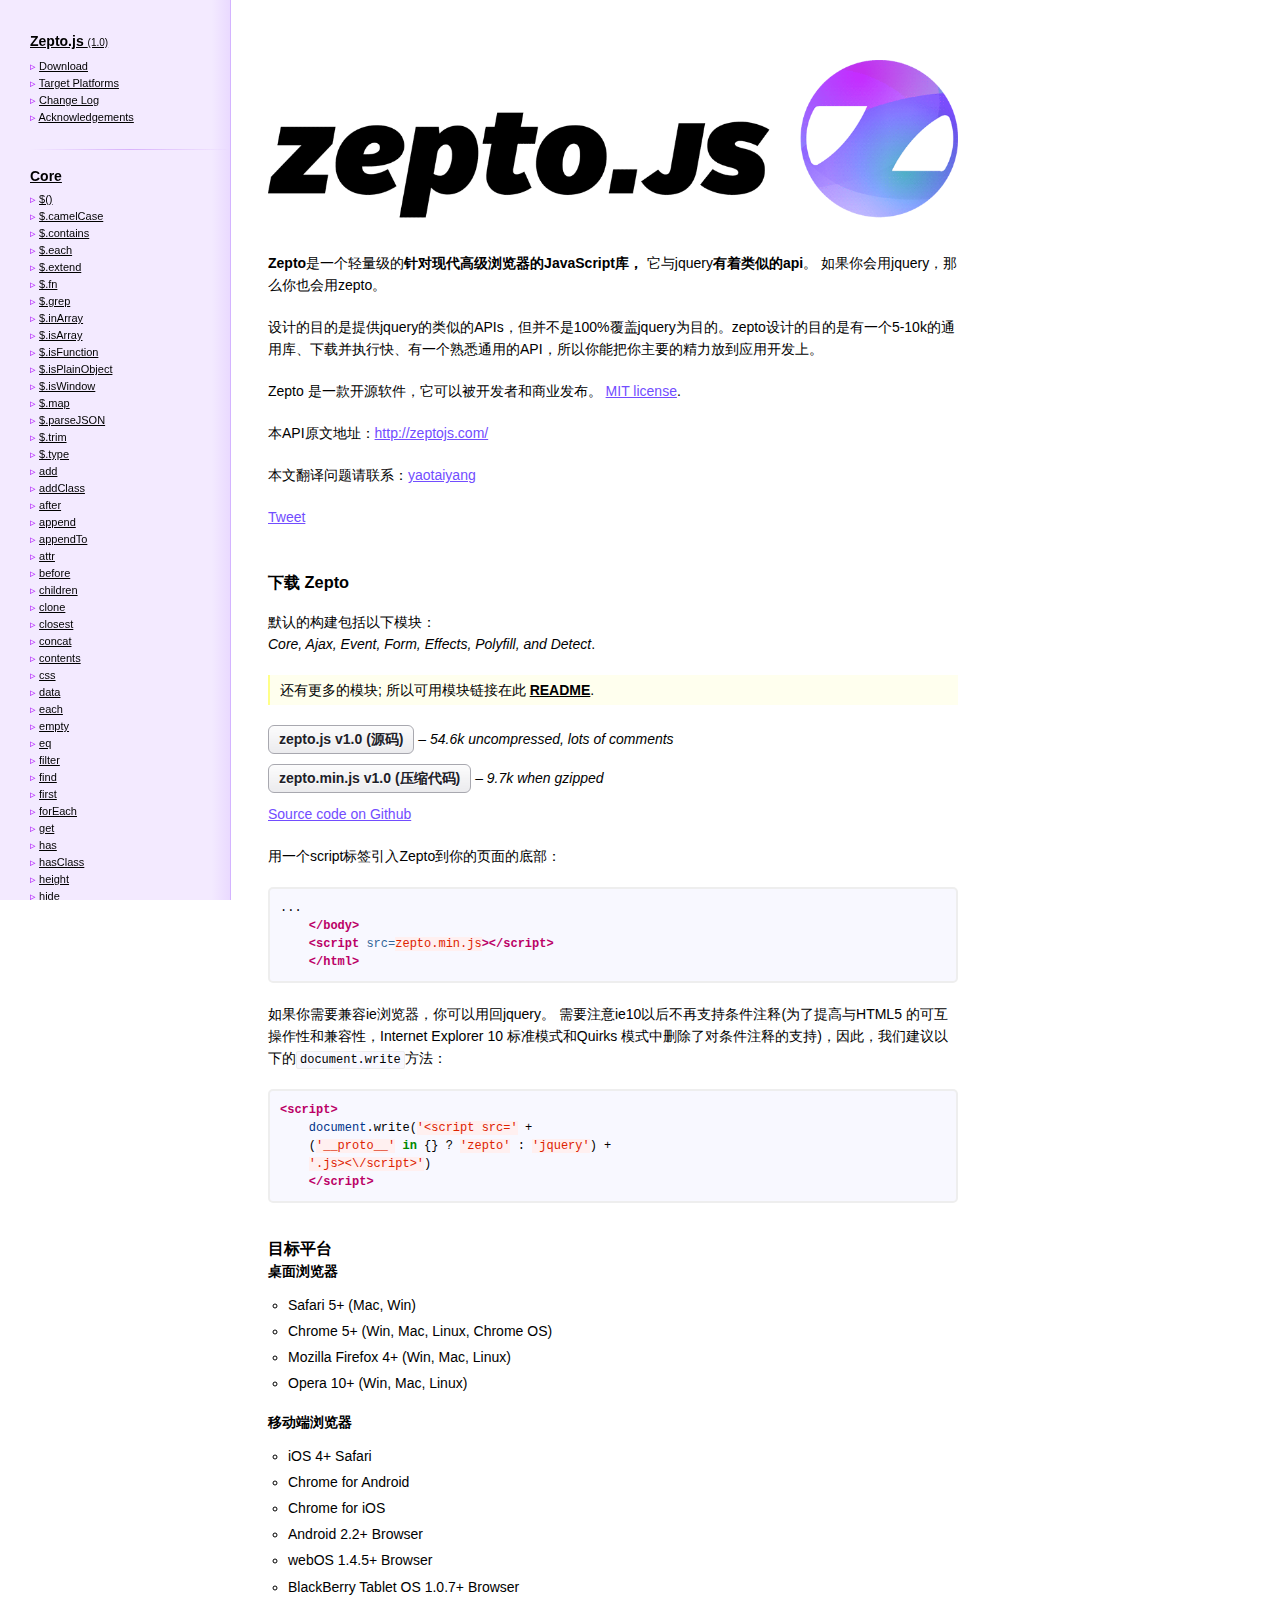
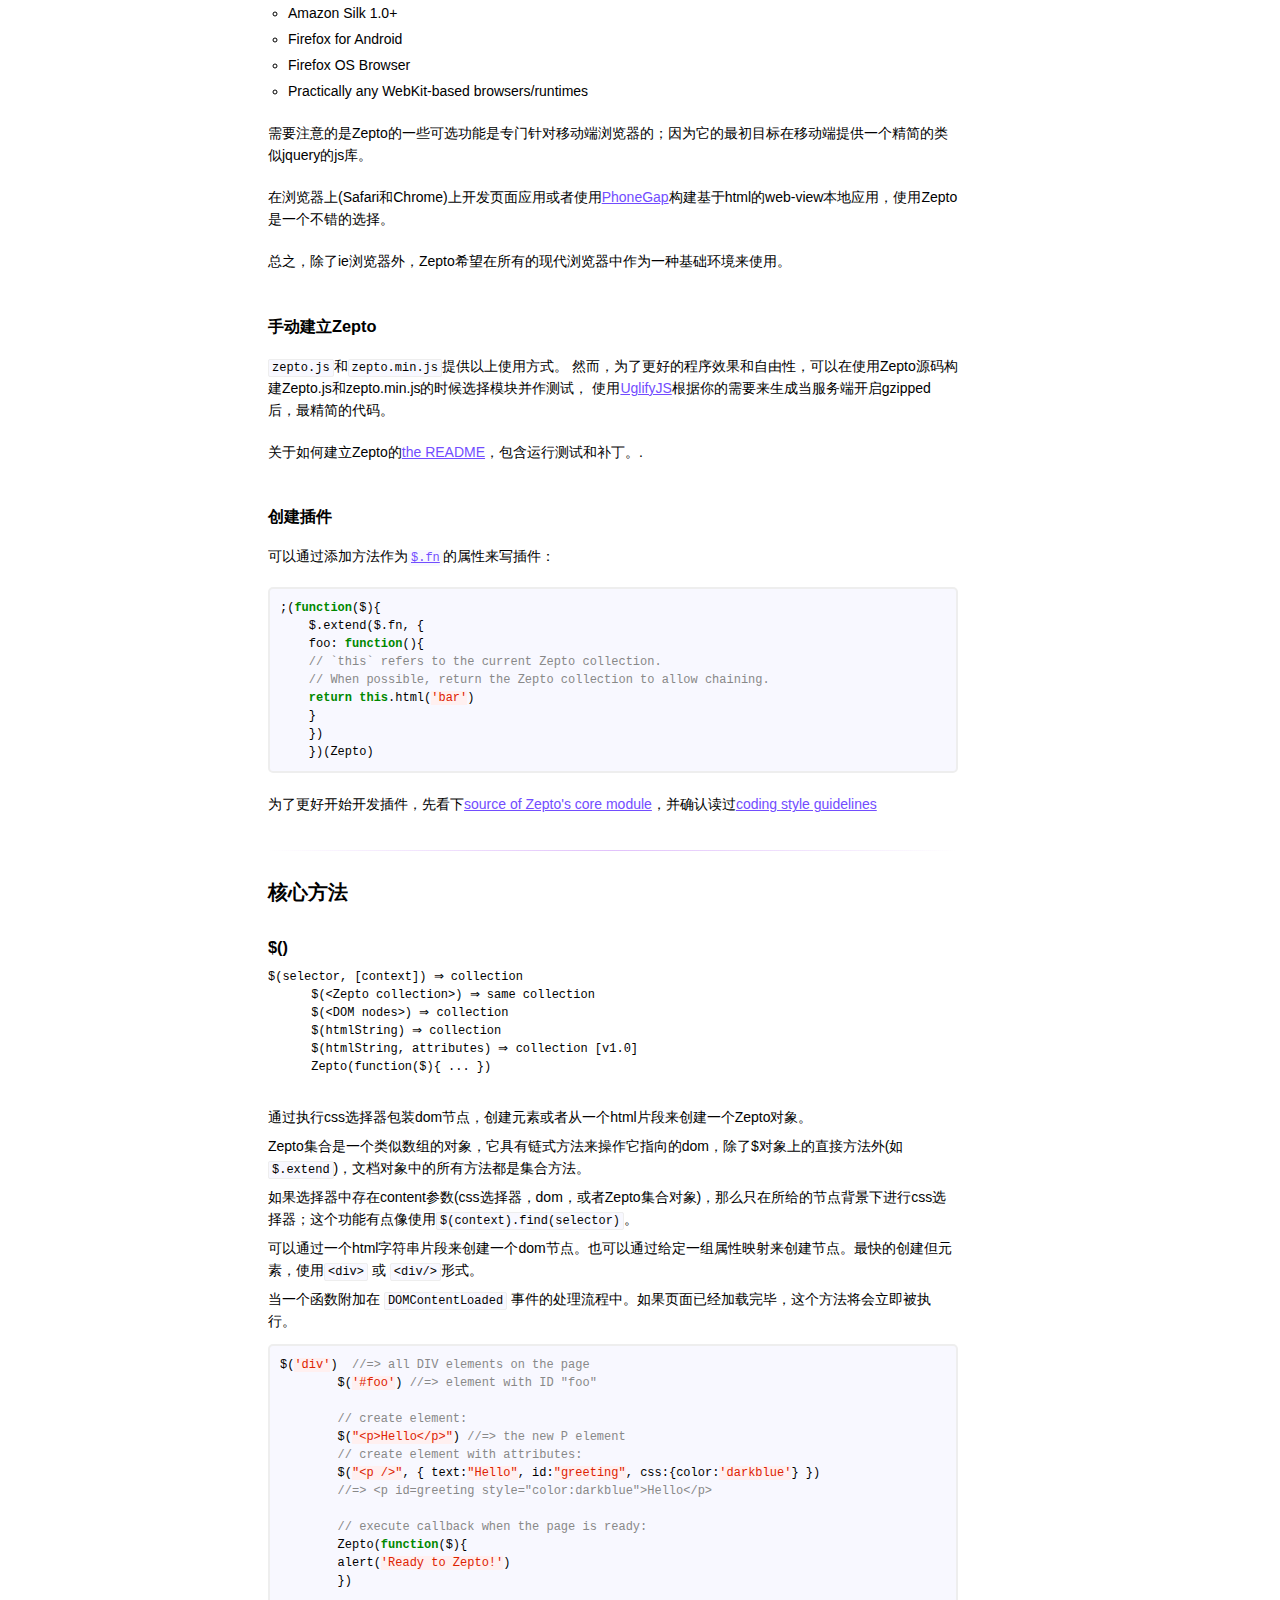
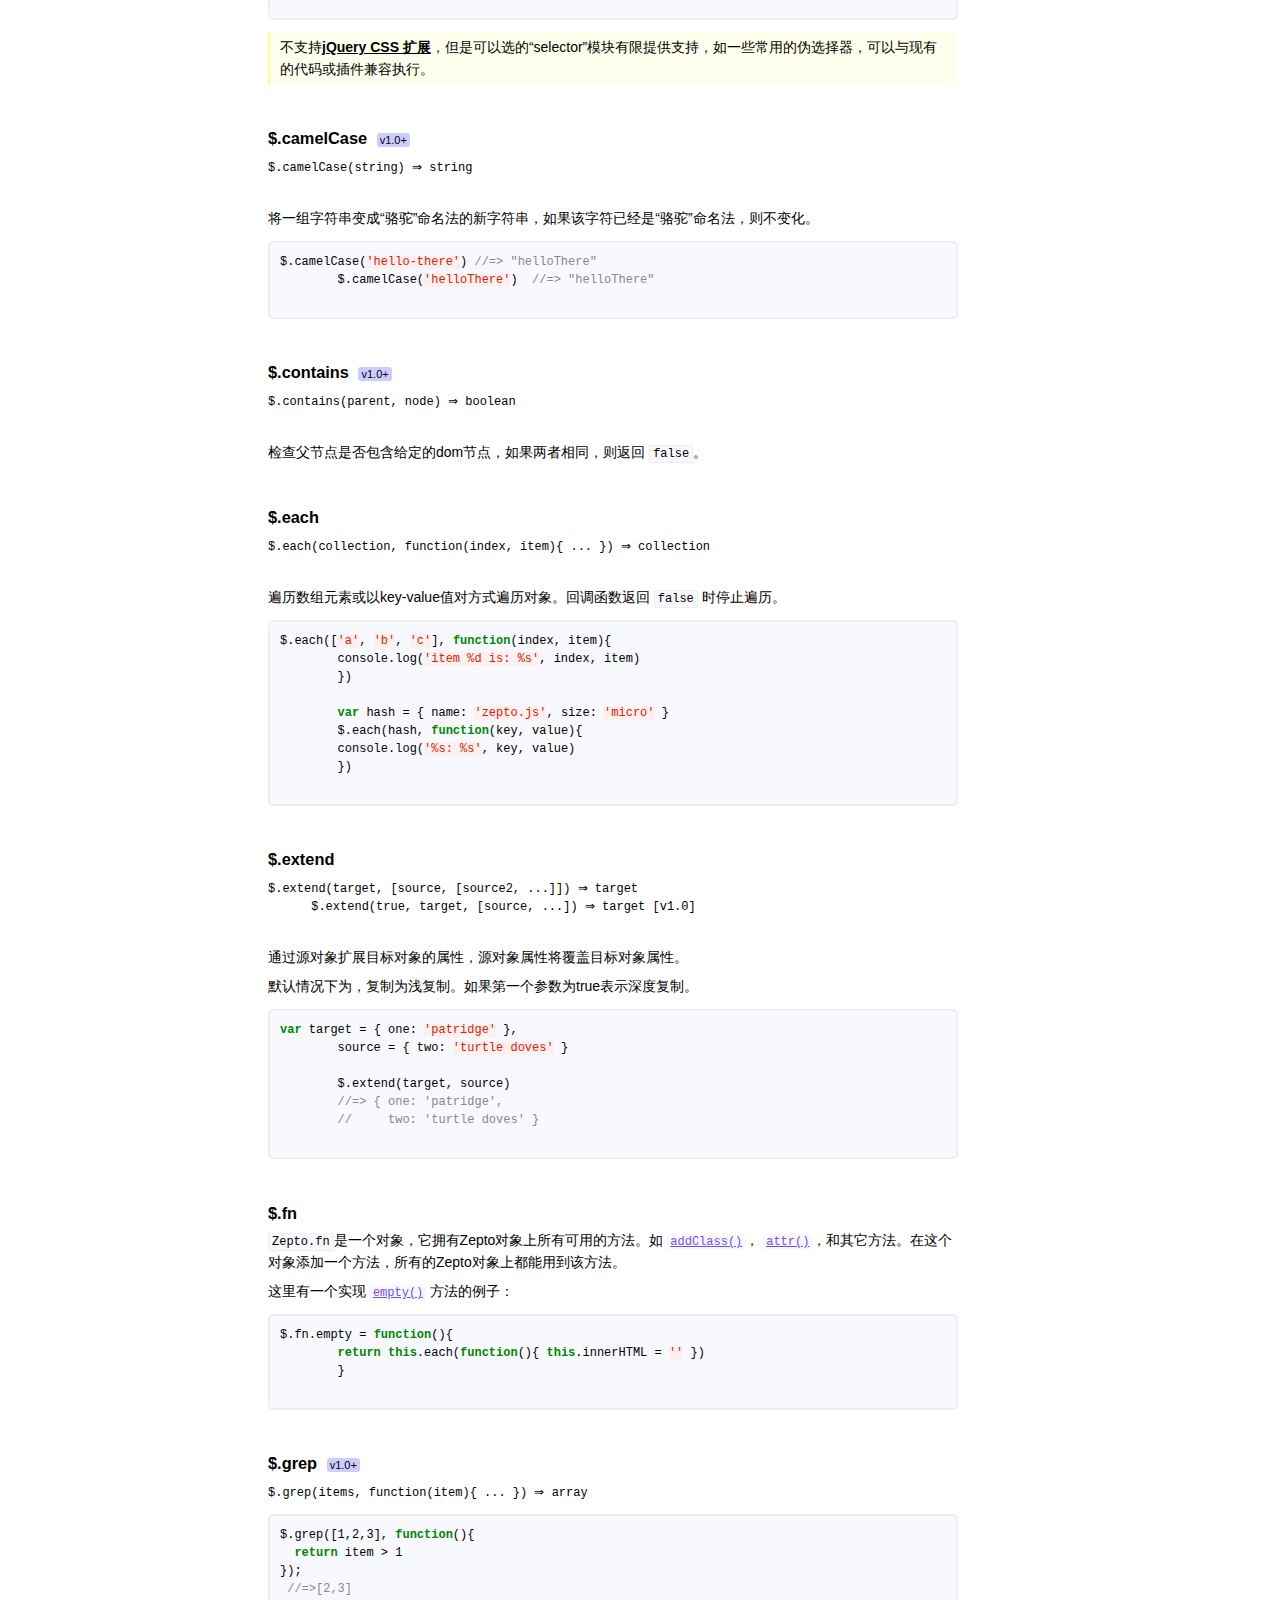
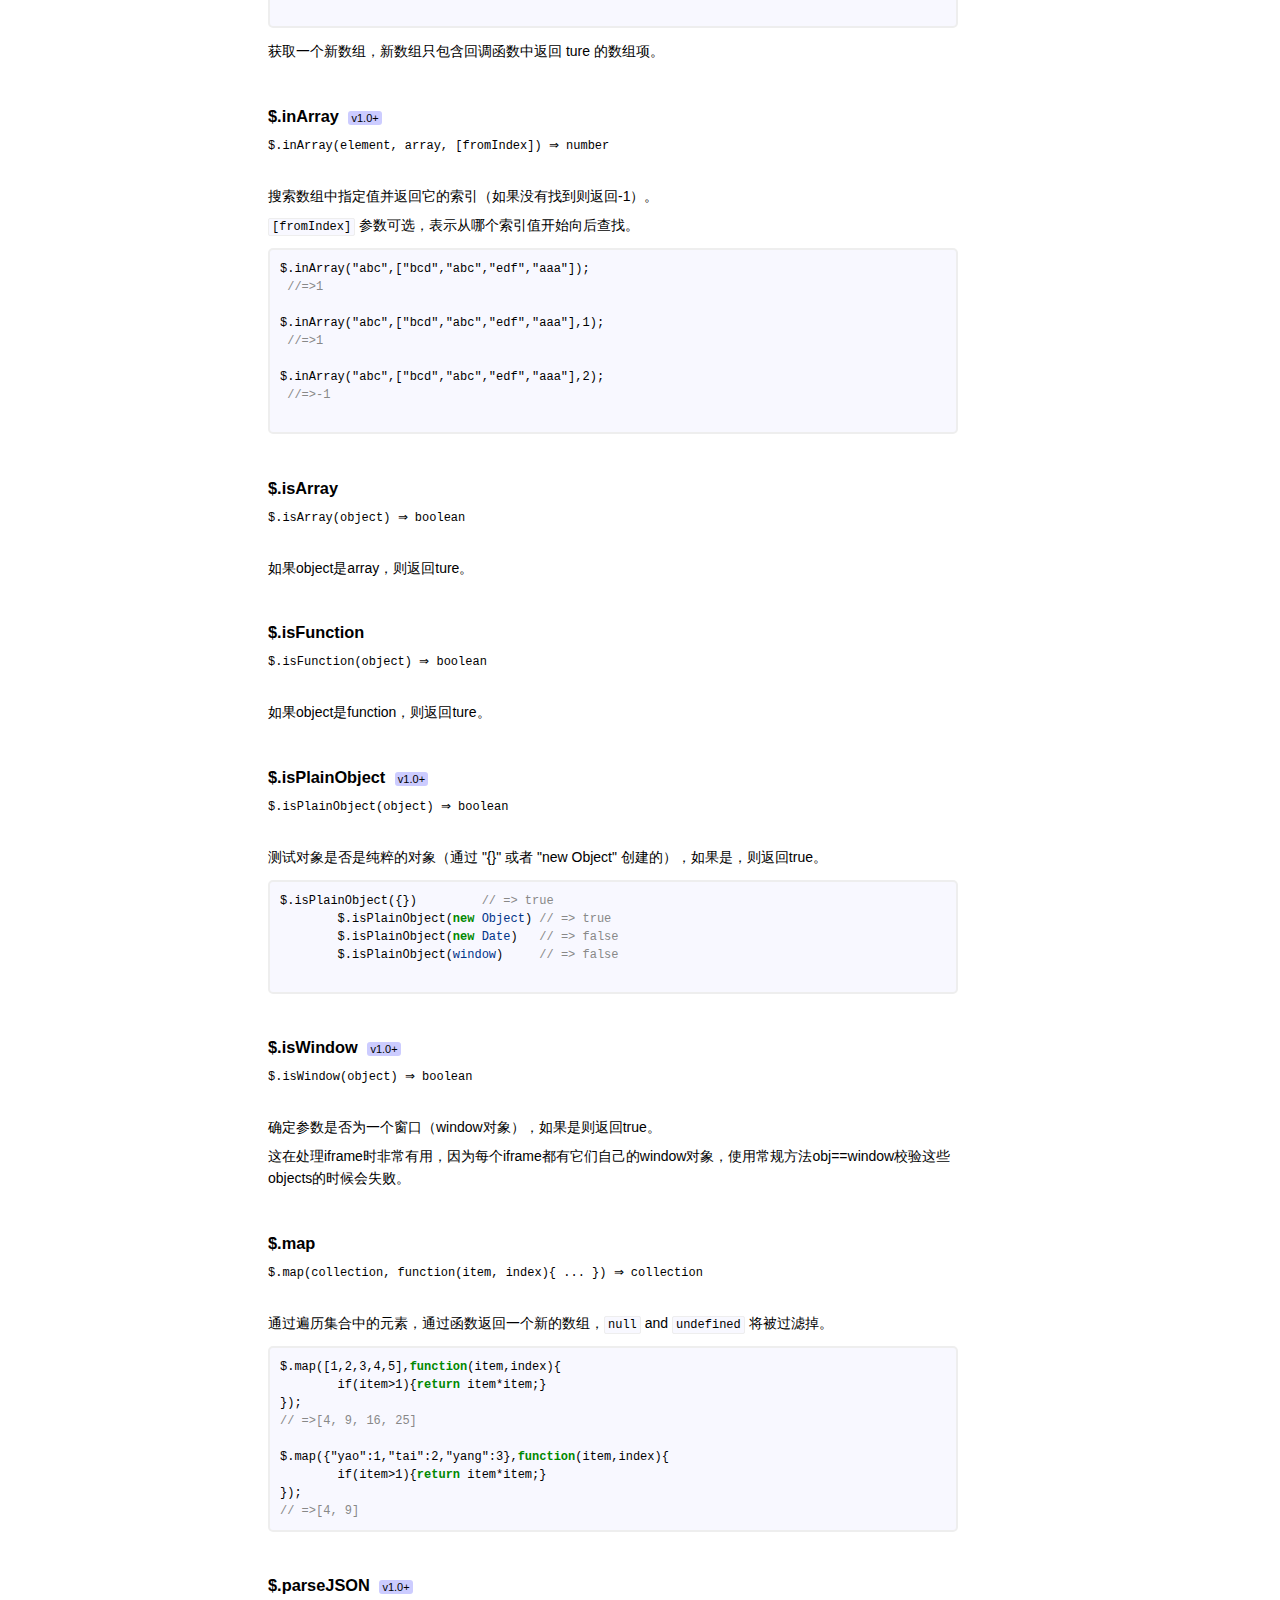
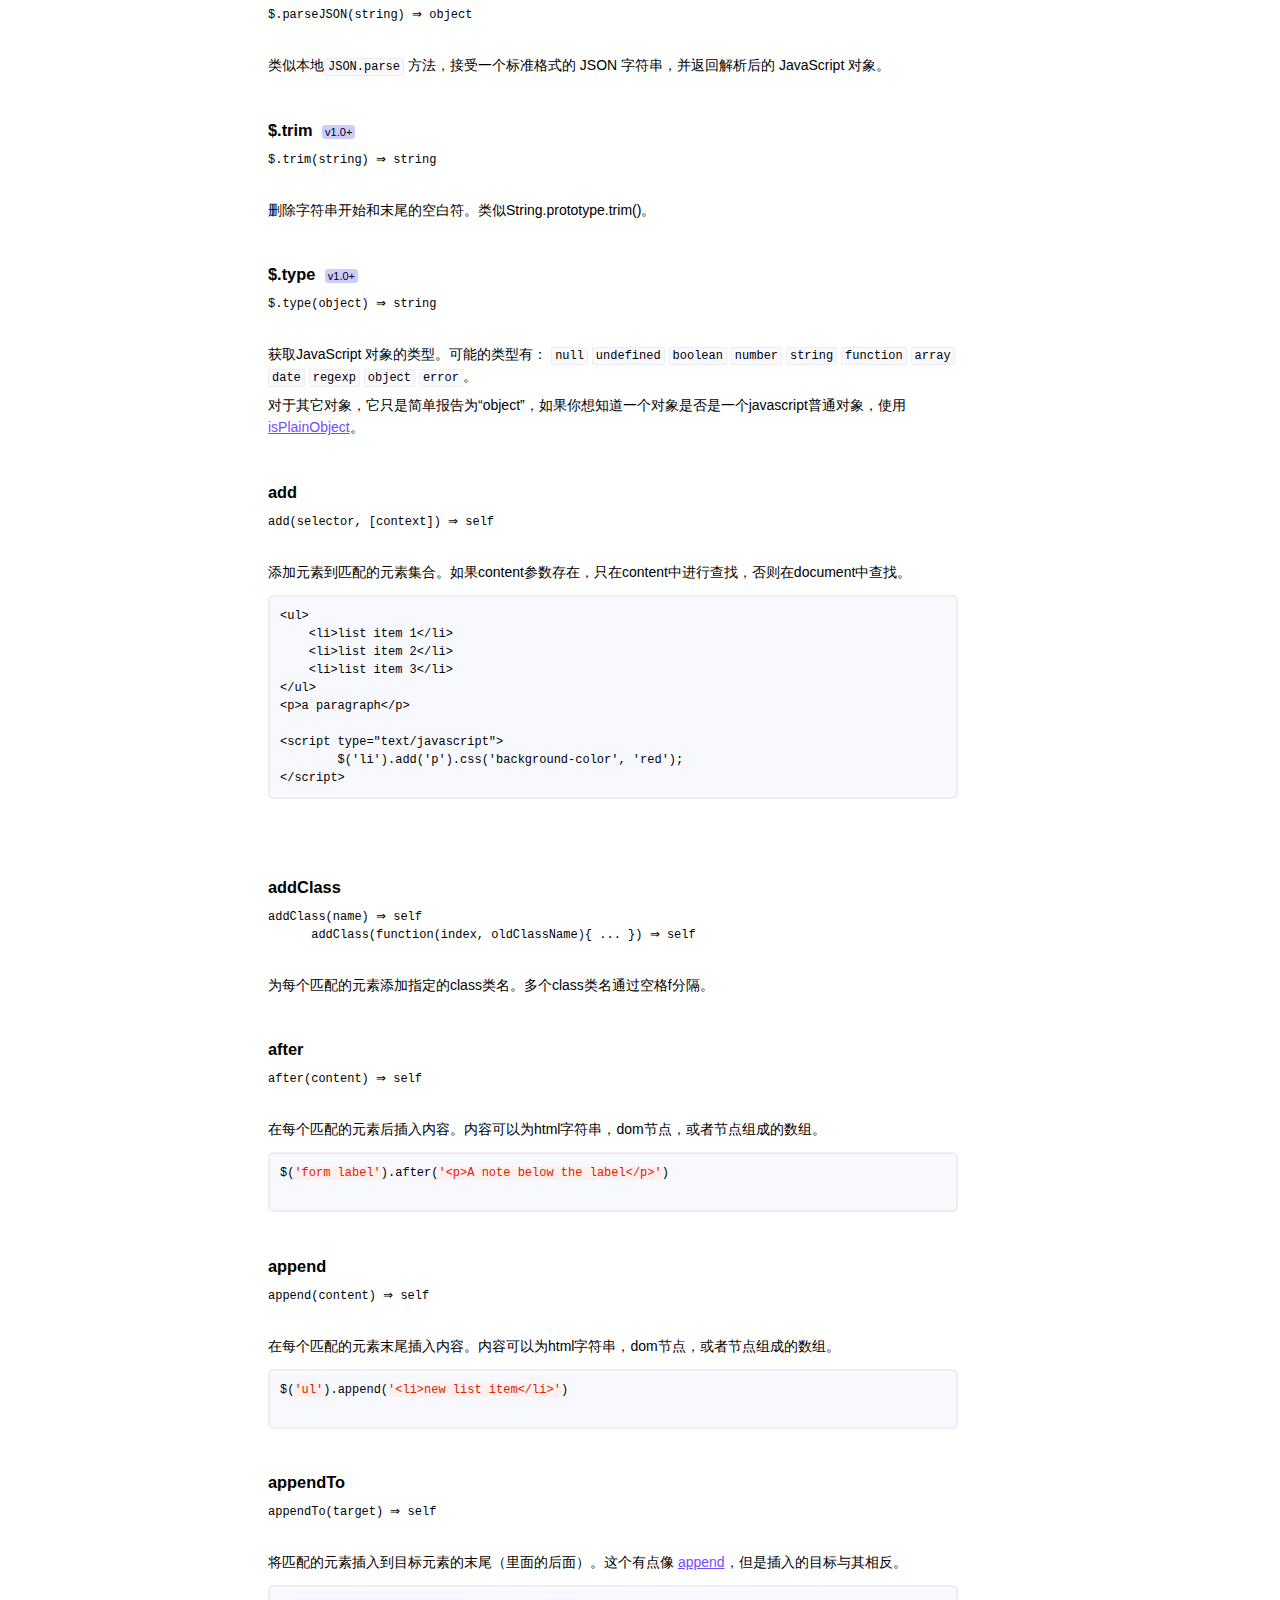
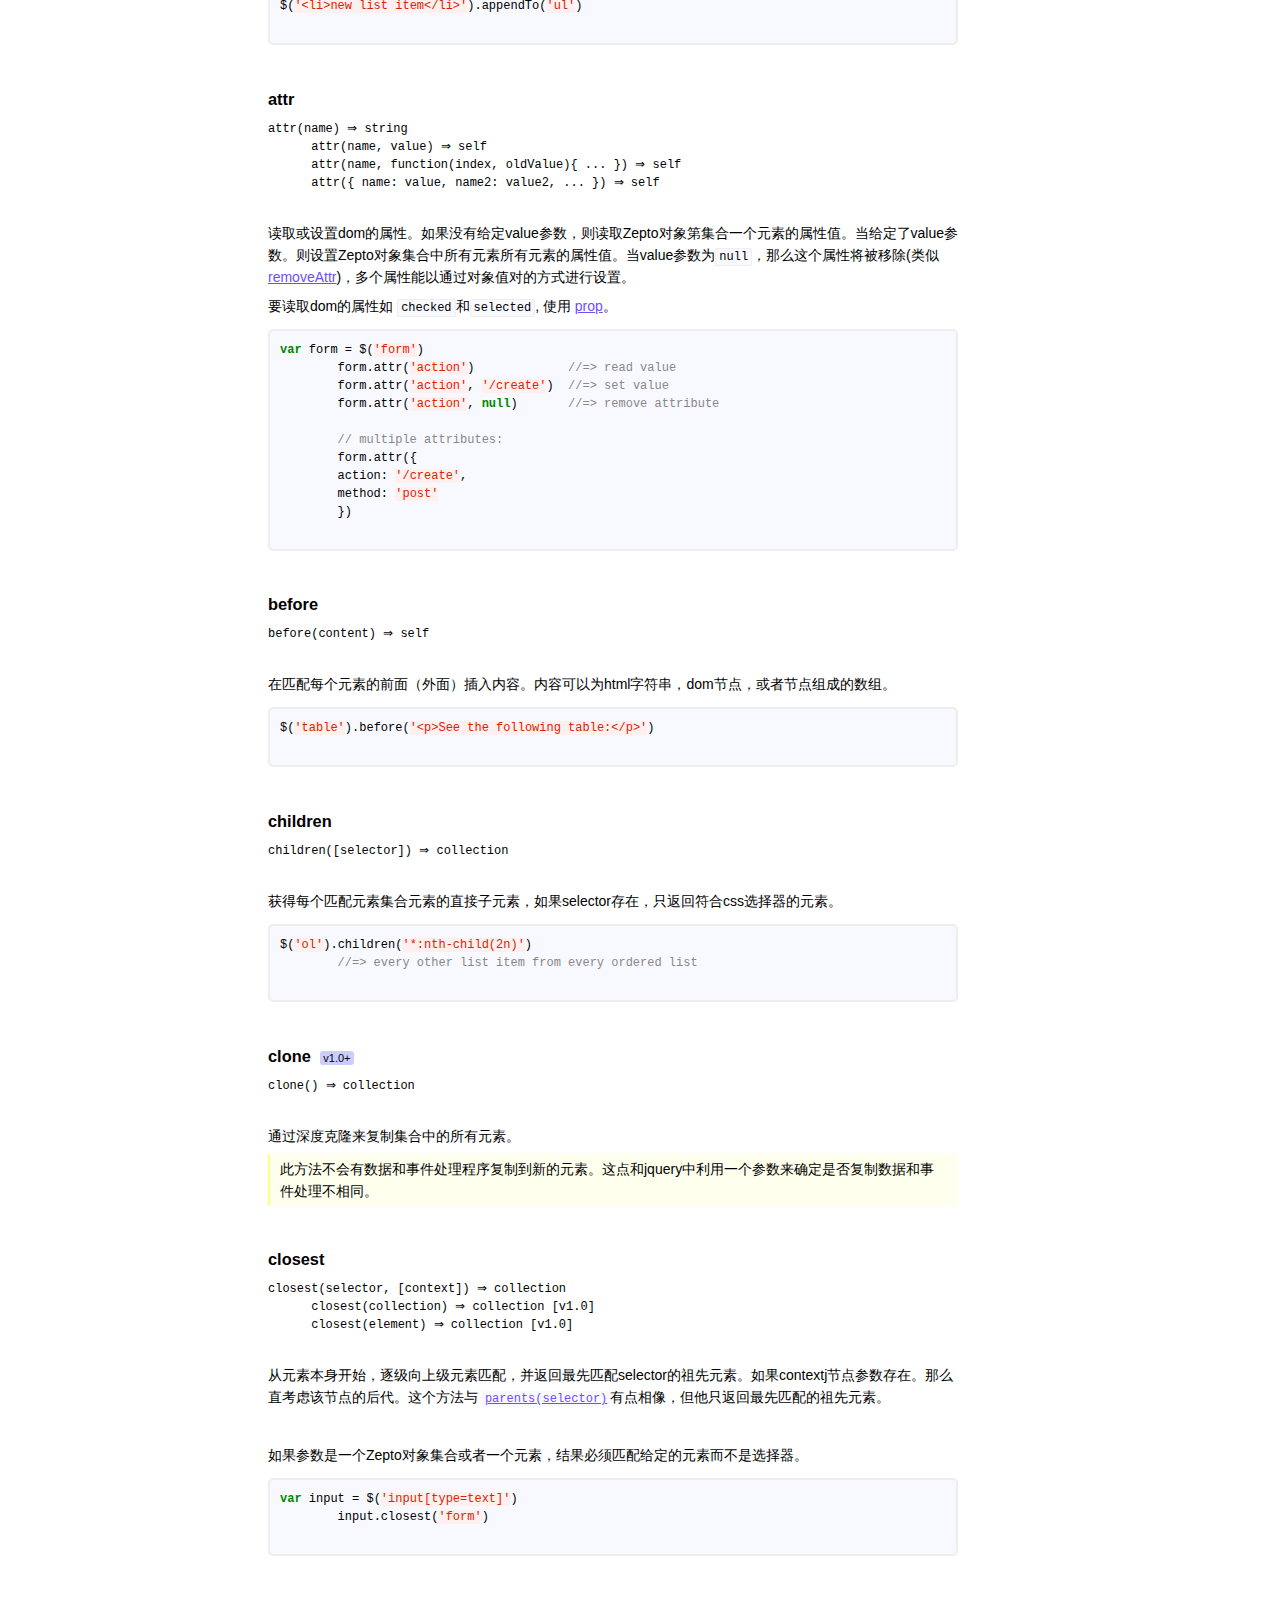
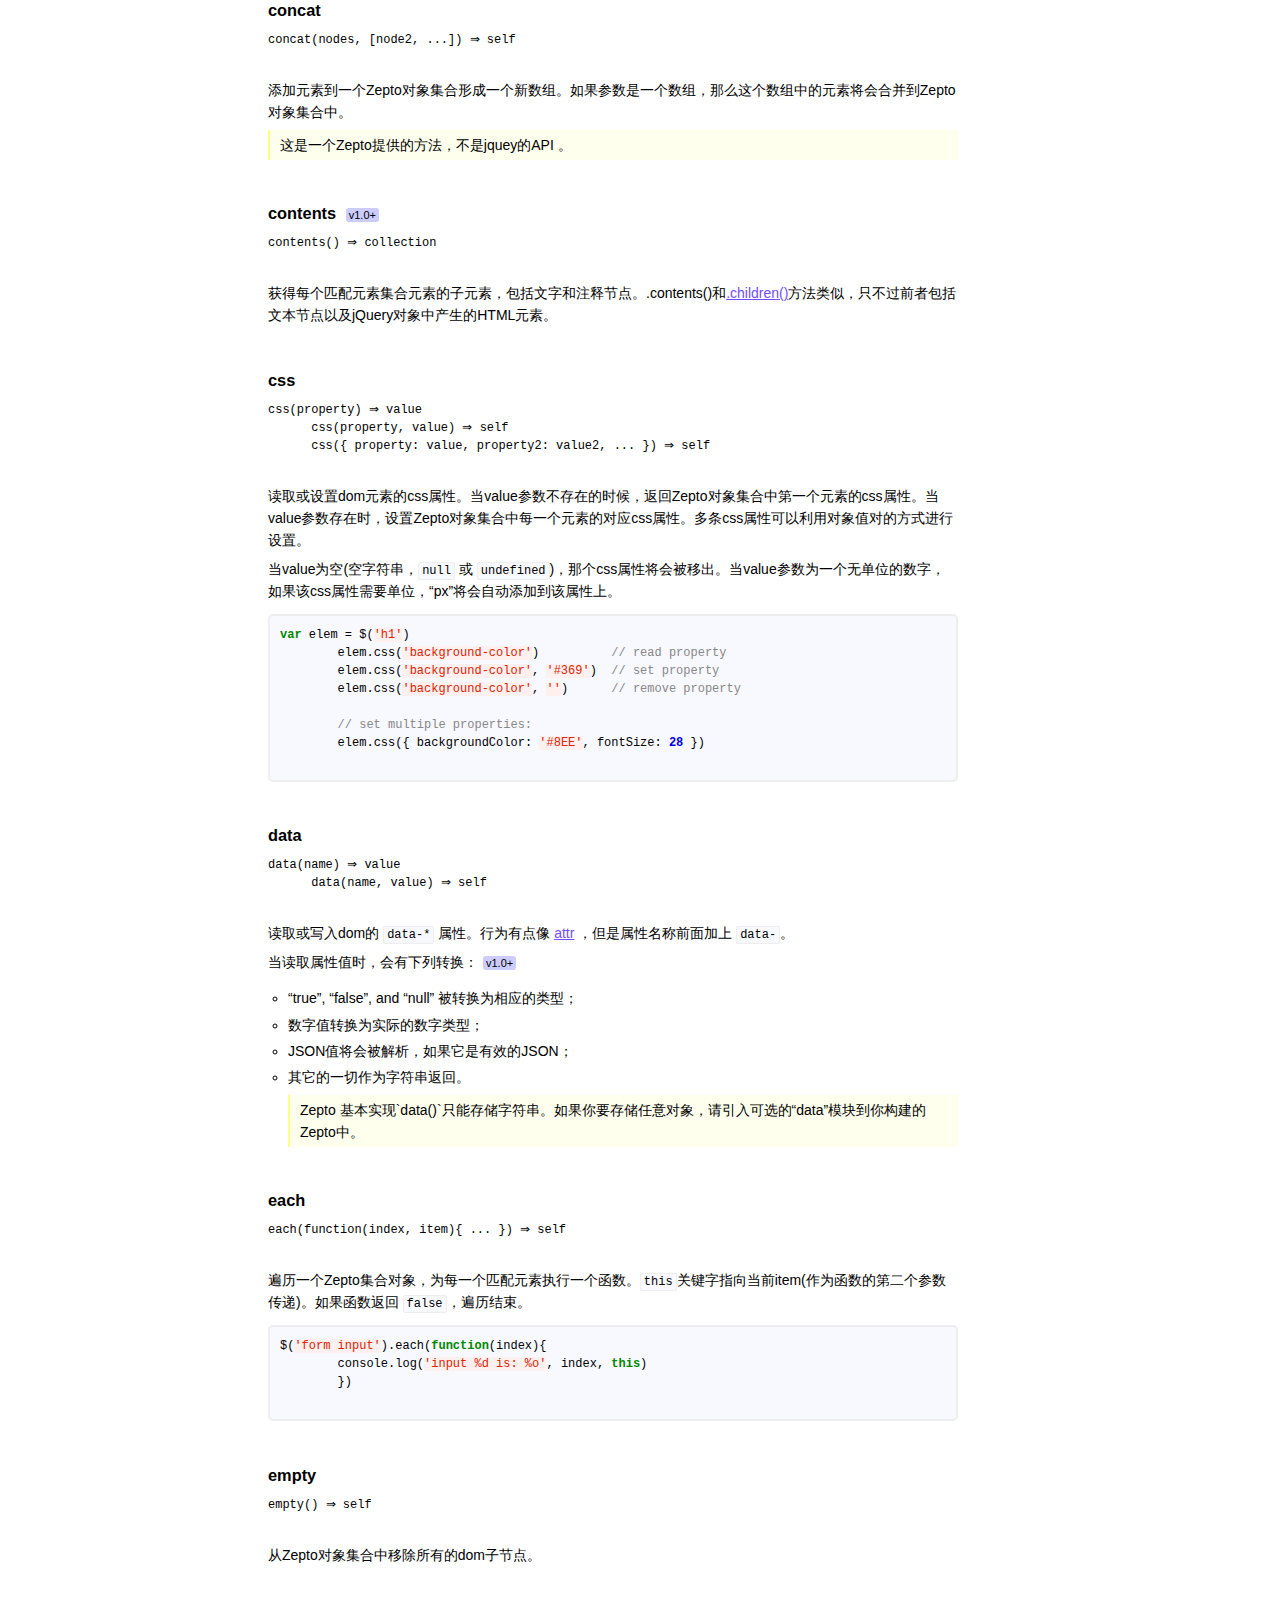
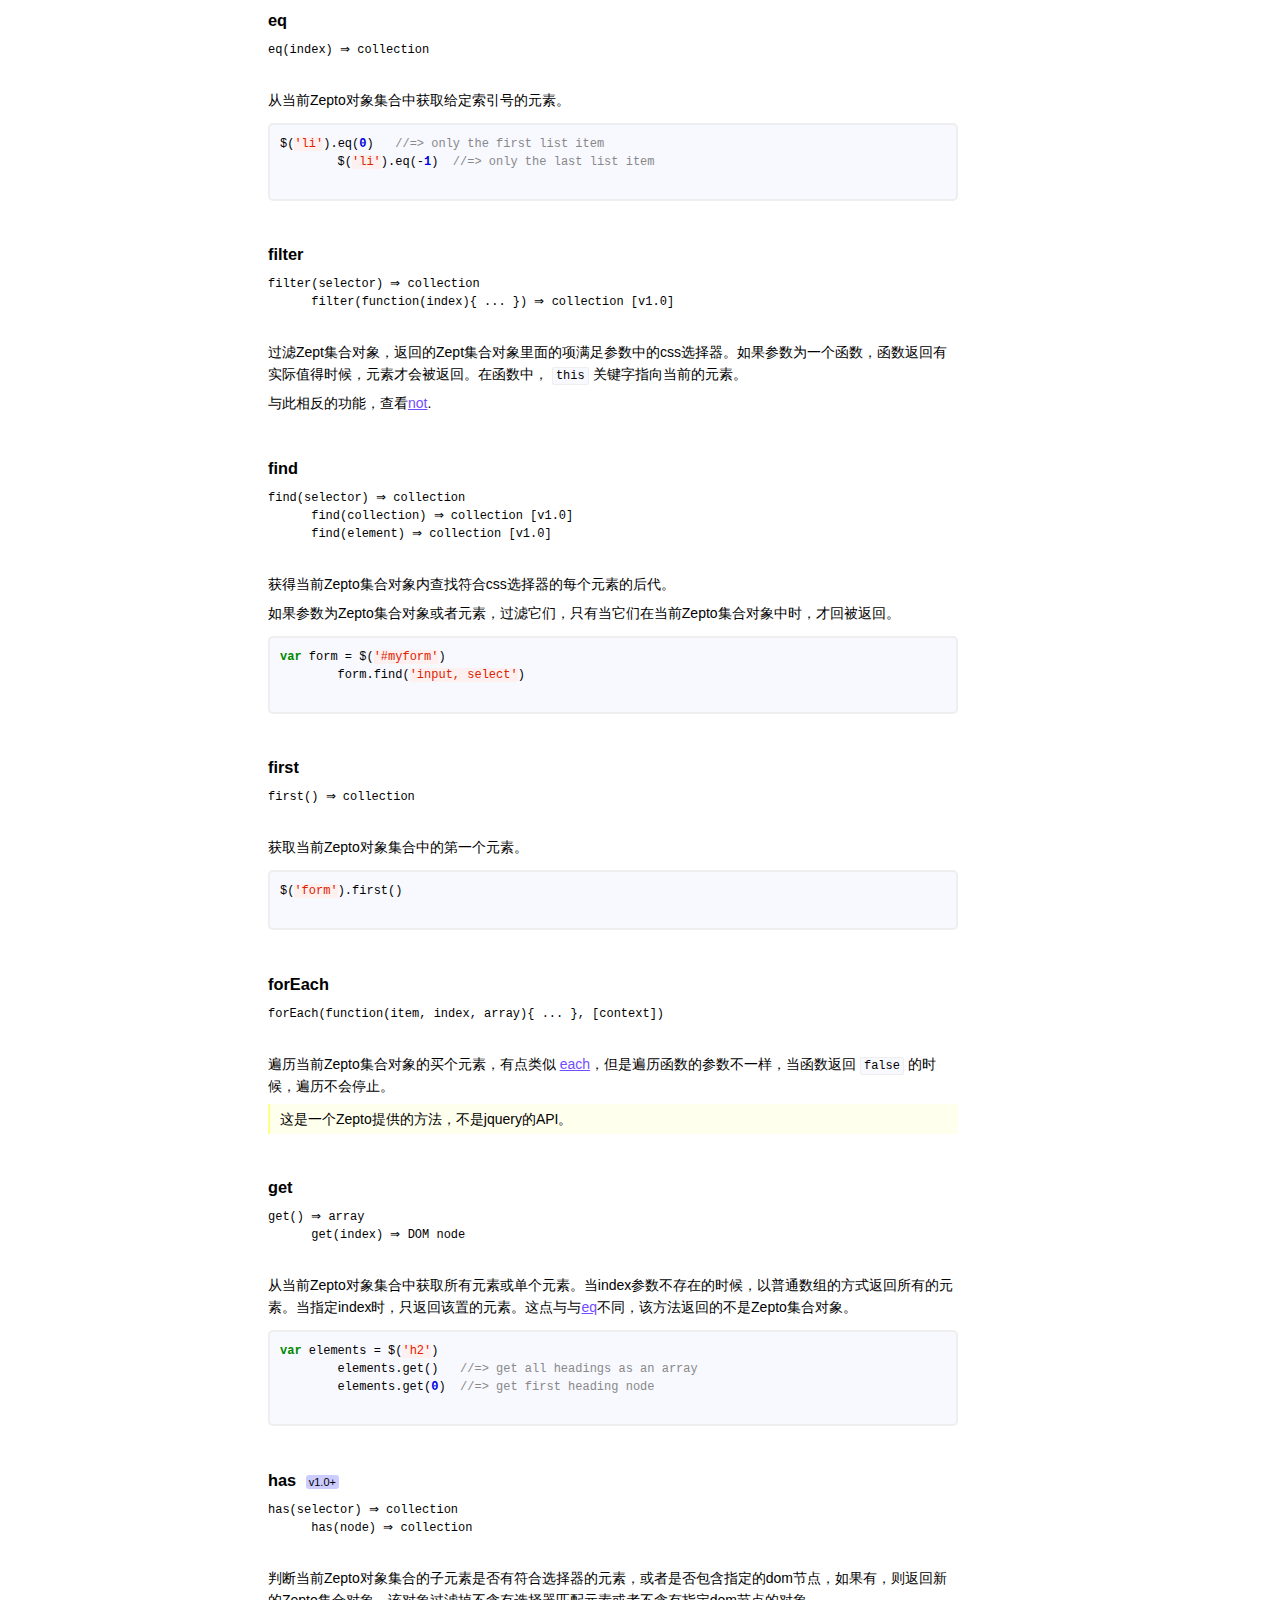
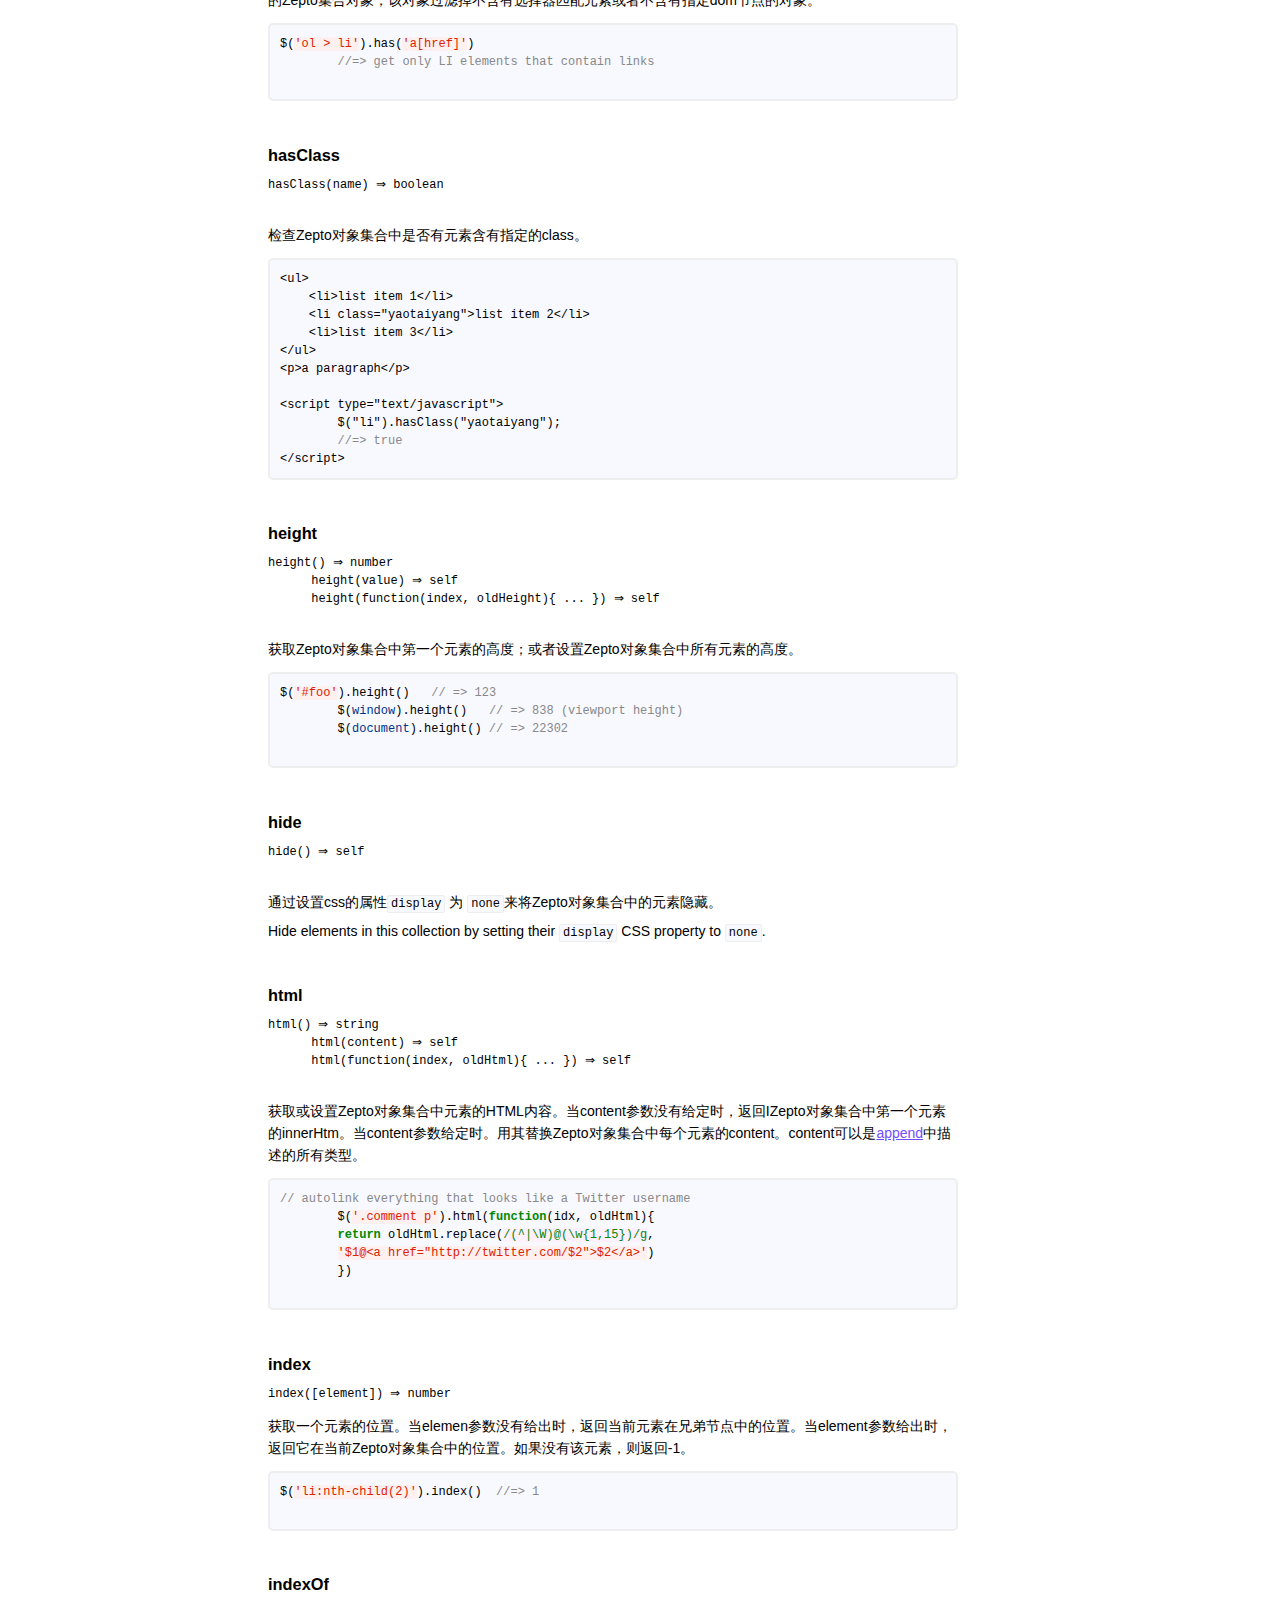
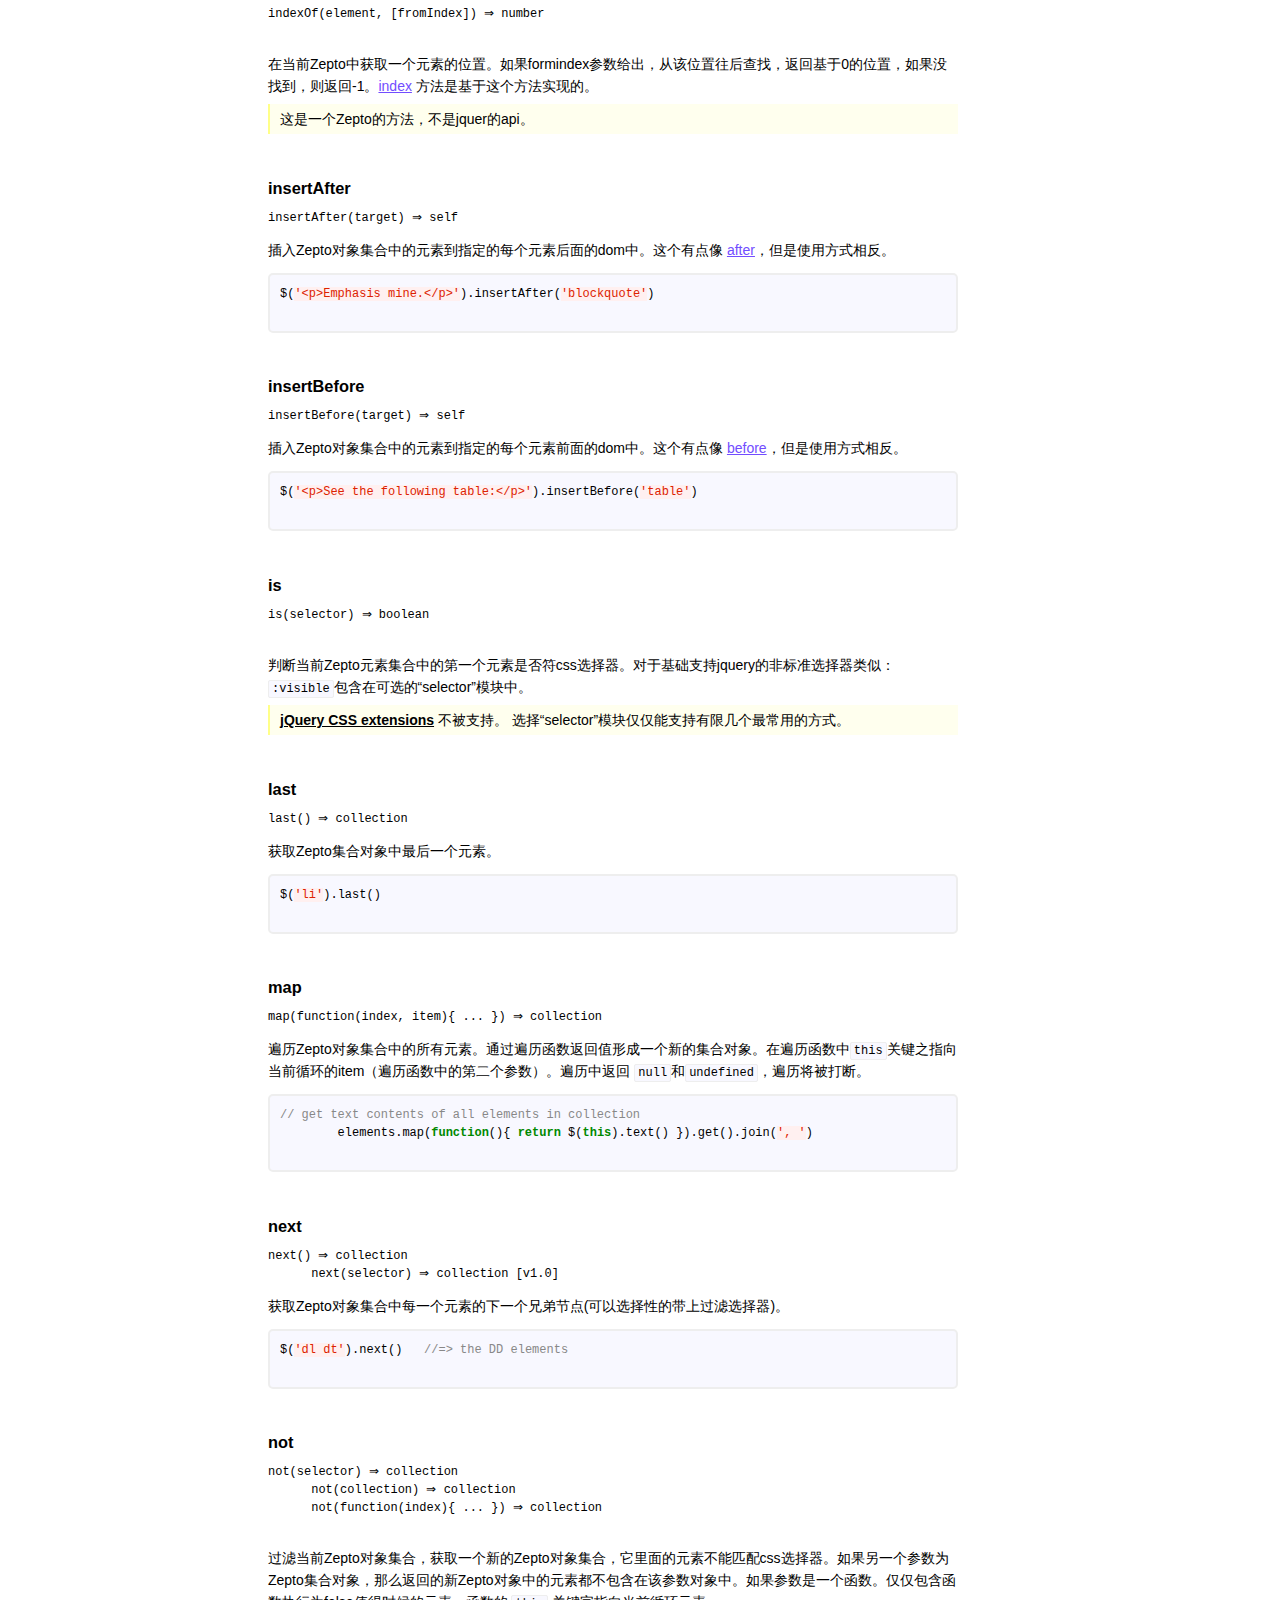
<file: apiDOM/zepto/index.html>
<!DOCTYPE html>
<html>
<head>
    <meta charset="utf-8">
    <meta name=viewport content="initial-scale=1.0, maximum-scale=1.0, user-scalable=no">
    <!--[if lt IE 9]>
    <script src="http://html5shim.googlecode.com/svn/trunk/html5.js"></script>
    <![endif]-->
    <title>Zepto.js-translate by yaotaiyang</title>
    <meta name="keywords" content="Zepto, Zepto API 中文版,Zepto 中文手册,Zepto API,Zepto API 中文版,Zepto 中文手册,Zepto API 1.0, Zepto API  1.0 中文版,Zepto 1.0 中文手册,Zepto  1.0 API" />
<meta name="description" content="Zepto, Zepto API 中文版,Zepto 中文手册,Zepto API,Zepto API 中文版,Zepto 中文手册,Zepto API 1.0, Zepto API  1.0 中文版,Zepto 1.0 中文手册,Zepto  1.0 API" />
    <meta name=description content="The aerogel-weight jQuery-compatible JavaScript library
">

    <link rel=stylesheet href=style.css>
    <meta name=apple-mobile-web-app-capable content=yes>
    <meta name=apple-mobile-web-app-status-bar-style content=white>
    <meta name=format-detection content="telephone=no"
    <link rel=apple-touch-icon-precomposed href=icon.png>
</head>
<body>

<div id="menu_icon">≣</div>

<aside id="sidebar" class="interface">

<a class="toc_title" href="#">
    Zepto.js <span class="version">(1.0)</span>
</a>

<ul class=toc_section>
    <li><a href="#download">Download</a></li>
    <li><a href="#platforms">Target Platforms</a></li>
    <li><a href="#changelog">Change Log</a></li>
    <li><a href="#thanks">Acknowledgements</a></li>
</ul>

<hr>

<a class=toc_title href="#core">Core</a>

<ul class=toc_section>

    <li><a href="#$()">$()</a></li>

    <li><a href="#$.camelCase">$.camelCase</a></li>

    <li><a href="#$.contains">$.contains</a></li>

    <li><a href="#$.each">$.each</a></li>

    <li><a href="#$.extend">$.extend</a></li>

    <li><a href="#$.fn">$.fn</a></li>

    <li><a href="#$.grep">$.grep</a></li>

    <li><a href="#$.inArray">$.inArray</a></li>

    <li><a href="#$.isArray">$.isArray</a></li>

    <li><a href="#$.isFunction">$.isFunction</a></li>

    <li><a href="#$.isPlainObject">$.isPlainObject</a></li>

    <li><a href="#$.isWindow">$.isWindow</a></li>

    <li><a href="#$.map">$.map</a></li>

    <li><a href="#$.parseJSON">$.parseJSON</a></li>

    <li><a href="#$.trim">$.trim</a></li>

    <li><a href="#$.type">$.type</a></li>

    <li><a href="#add">add</a></li>

    <li><a href="#addClass">addClass</a></li>

    <li><a href="#after">after</a></li>

    <li><a href="#append">append</a></li>

    <li><a href="#appendTo">appendTo</a></li>

    <li><a href="#attr">attr</a></li>

    <li><a href="#before">before</a></li>

    <li><a href="#children">children</a></li>

    <li><a href="#clone">clone</a></li>

    <li><a href="#closest">closest</a></li>

    <li><a href="#concat">concat</a></li>

    <li><a href="#contents">contents</a></li>

    <li><a href="#css">css</a></li>

    <li><a href="#data">data</a></li>

    <li><a href="#each">each</a></li>

    <li><a href="#empty">empty</a></li>

    <li><a href="#eq">eq</a></li>

    <li><a href="#filter">filter</a></li>

    <li><a href="#find">find</a></li>

    <li><a href="#first">first</a></li>

    <li><a href="#forEach">forEach</a></li>

    <li><a href="#get">get</a></li>

    <li><a href="#has">has</a></li>

    <li><a href="#hasClass">hasClass</a></li>

    <li><a href="#height">height</a></li>

    <li><a href="#hide">hide</a></li>

    <li><a href="#html">html</a></li>

    <li><a href="#index">index</a></li>

    <li><a href="#indexOf">indexOf</a></li>

    <li><a href="#insertAfter">insertAfter</a></li>

    <li><a href="#insertBefore">insertBefore</a></li>

    <li><a href="#is">is</a></li>

    <li><a href="#last">last</a></li>

    <li><a href="#map">map</a></li>

    <li><a href="#next">next</a></li>

    <li><a href="#not">not</a></li>

    <li><a href="#offset">offset</a></li>

    <li><a href="#offsetParent">offsetParent</a></li>

    <li><a href="#parent">parent</a></li>

    <li><a href="#parents">parents</a></li>

    <li><a href="#pluck">pluck</a></li>

    <li><a href="#position">position</a></li>

    <li><a href="#prepend">prepend</a></li>

    <li><a href="#prependTo">prependTo</a></li>

    <li><a href="#prev">prev</a></li>

    <li><a href="#prop">prop</a></li>

    <li><a href="#push">push</a></li>

    <li><a href="#ready">ready</a></li>

    <li><a href="#reduce">reduce</a></li>

    <li><a href="#remove">remove</a></li>

    <li><a href="#removeAttr">removeAttr</a></li>

    <li><a href="#removeClass">removeClass</a></li>

    <li><a href="#replaceWith">replaceWith</a></li>

    <li><a href="#scrollTop">scrollTop</a></li>

    <li><a href="#show">show</a></li>

    <li><a href="#siblings">siblings</a></li>

    <li><a href="#size">size</a></li>

    <li><a href="#slice">slice</a></li>

    <li><a href="#text">text</a></li>

    <li><a href="#toggle">toggle</a></li>

    <li><a href="#toggleClass">toggleClass</a></li>

    <li><a href="#unwrap">unwrap</a></li>

    <li><a href="#val">val</a></li>

    <li><a href="#width">width</a></li>

    <li><a href="#wrap">wrap</a></li>

    <li><a href="#wrapAll">wrapAll</a></li>

    <li><a href="#wrapInner">wrapInner</a></li>

</ul>


<a class=toc_title href="#detect">Detect</a>

<ul class=toc_section>

    <li><a href="#Detect module">Detect module</a></li>

</ul>


<a class=toc_title href="#event">Event</a>

<ul class=toc_section>

    <li><a href="#$.Event">$.Event</a></li>

    <li><a href="#$.proxy">$.proxy</a></li>

    <li><a href="#bind">bind</a></li>

    <li><a href="#delegate">delegate</a></li>

    <li><a href="#die">die</a></li>

    <li><a href="#live">live</a></li>

    <li><a href="#off">off</a></li>

    <li><a href="#on">on</a></li>

    <li><a href="#one">one</a></li>

    <li><a href="#trigger">trigger</a></li>

    <li><a href="#triggerHandler">triggerHandler</a></li>

    <li><a href="#unbind">unbind</a></li>

    <li><a href="#undelegate">undelegate</a></li>

</ul>


<a class=toc_title href="#ajax">Ajax</a>

<ul class=toc_section>

    <li><a href="#$.ajax">$.ajax</a></li>

    <li><a href="#$.ajaxJSONP">$.ajaxJSONP</a></li>

    <li><a href="#$.ajaxSettings">$.ajaxSettings</a></li>

    <li><a href="#$.get">$.get</a></li>

    <li><a href="#$.getJSON">$.getJSON</a></li>

    <li><a href="#$.param">$.param</a></li>

    <li><a href="#$.post">$.post</a></li>

    <li><a href="#load">load</a></li>

</ul>


<a class=toc_title href="#form">Form</a>

<ul class=toc_section>

    <li><a href="#serialize">serialize</a></li>

    <li><a href="#serializeArray">serializeArray</a></li>

    <li><a href="#submit">submit</a></li>

</ul>


<a class=toc_title href="#fx">Effects</a>

<ul class=toc_section>

    <li><a href="#$.fx">$.fx</a></li>

    <li><a href="#animate">animate</a></li>

</ul>


<a class=toc_title href="#touch">Touch</a>

<ul class=toc_section>

    <li><a href="#Touch events">Touch events</a></li>

</ul>

</aside>

<div class="container">

<header>
    <h1><img src=logo.png alt=Zepto.js></h1>

    <p>
        <b>Zepto</b>是一个轻量级的<b>针对现代高级浏览器的JavaScript库，
        </b>它与jquery<b>有着类似的api</b>。
        如果你会用jquery，那么你也会用zepto。
    </p>
    <p>
        设计的目的是提供jquery的类似的APIs，但并不是100%覆盖jquery为目的。zepto设计的目的是有一个5-10k的通用库、下载并执行快、有一个熟悉通用的API，所以你能把你主要的精力放到应用开发上。
    </p>

    <p>
        Zepto 是一款开源软件，它可以被开发者和商业发布。
        <a href="https://github.com/madrobby/zepto/blob/master/MIT-LICENSE">MIT license</a>.
    </p>
    <p>本API原文地址：<a href="http://zeptojs.com/">http://zeptojs.com/</a></p>
    <p>本文翻译问题请联系：<a href="mailto:yaoxiangyang@baidu.com">yaotaiyang</a></p>
    <p>
        <a href="http://twitter.com/share" class="twitter-share-button" data-url="http://zeptojs.com/" data-text="Zepto.js, a jQuery-compatible micro-library for modern browsers" data-count="horizontal" data-via="zeptojs" data-related="thomasfuchs">Tweet</a>
    </p>

</header>

<h3 id=download>下载 Zepto</h3>

<p>
    默认的构建包括以下模块：<br>
    <em>Core, Ajax, Event, Form, Effects, Polyfill, and Detect</em>.
</p>

<p class=compat>
    还有更多的模块; 所以可用模块链接在此 <a href="https://github.com/madrobby/zepto#readme">README</a>.
</p>

<ul class=downloads>
    <li>
      <a href="http://zeptojs.com/zepto.js" class="download">zepto.js v1.0 (源码)</a>
        – <i>54.6k uncompressed, lots of comments</i>
    </li>
    <li>
      <a href="http://zeptojs.com/zepto.min.js" class="download">zepto.min.js v1.0 (压缩代码)</a>
        – <i>9.7k when gzipped</i>
    </li>
    <li>
        <a href="https://github.com/madrobby/zepto">Source code on Github</a>
    </li>
</ul>

<p>
    用一个script标签引入Zepto到你的页面的底部：
</p>

<div class="highlight"><pre><code class="html">...
    <span class="nt">&lt;/body&gt;</span>
    <span class="nt">&lt;script </span><span class="na">src=</span><span class="s">zepto.min.js</span><span class="nt">&gt;&lt;/script&gt;</span>
    <span class="nt">&lt;/html&gt;</span>
</code></pre></div>

<p>
    如果你需要兼容ie浏览器，你可以用回jquery。
需要注意ie10以后不再支持条件注释(为了提高与HTML5 的可互操作性和兼容性，Internet Explorer 10 标准模式和Quirks 模式中删除了对条件注释的支持)，因此，我们建议以下的<code>document.write</code>方法：
</p>

<div class="highlight"><pre><code class="html"><span class="nt">&lt;script&gt;</span>
    <span class="nb">document</span><span class="p">.</span><span class="nx">write</span><span class="p">(</span><span class="s1">&#39;&lt;script src=&#39;</span> <span class="o">+</span>
    <span class="p">(</span><span class="s1">&#39;__proto__&#39;</span> <span class="k">in</span> <span class="p">{}</span> <span class="o">?</span> <span class="s1">&#39;zepto&#39;</span> <span class="o">:</span> <span class="s1">&#39;jquery&#39;</span><span class="p">)</span> <span class="o">+</span>
    <span class="s1">&#39;.js&gt;&lt;\/script&gt;&#39;</span><span class="p">)</span>
    <span class="nt">&lt;/script&gt;</span>
</code></pre></div>

<h3 id=platforms>目标平台</h3>

<h4>桌面浏览器</h4>
<ul>
    <li>Safari 5+ (Mac, Win)</li>
    <li>Chrome 5+ (Win, Mac, Linux, Chrome OS)</li>
    <li>Mozilla Firefox 4+ (Win, Mac, Linux)</li>
    <li>Opera 10+ (Win, Mac, Linux)</li>
</ul>

<h4>移动端浏览器</h4>
<ul>
    <li>iOS 4+ Safari</li>
    <li>Chrome for Android</li>
    <li>Chrome for iOS</li>
    <li>Android 2.2+ Browser</li>
    <li>webOS 1.4.5+ Browser</li>
    <li>BlackBerry Tablet OS 1.0.7+ Browser</li>
    <li>Amazon Silk 1.0+</li>
    <li>Firefox for Android</li>
    <li>Firefox OS Browser</li>
    <li>Practically any WebKit-based browsers/runtimes</li>
</ul>

<p>
    需要注意的是Zepto的一些可选功能是专门针对移动端浏览器的；因为它的最初目标在移动端提供一个精简的类似jquery的js库。
</p>

<p>在浏览器上(Safari和Chrome)上开发页面应用或者使用<a href="http://phonegap.com/">PhoneGap</a>构建基于html的web-view本地应用，使用Zepto是一个不错的选择。
<p>

<p>
    总之，除了ie浏览器外，Zepto希望在所有的现代浏览器中作为一种基础环境来使用。
</p>

<h3>手动建立Zepto</h3>

<p>
    <code>zepto.js</code>和<code>zepto.min.js</code>提供以上使用方式。
    然而，为了更好的程序效果和自由性，可以在使用Zepto源码构建Zepto.js和zepto.min.js的时候选择模块并作测试，
    使用<a href="https://github.com/mishoo/UglifyJS">UglifyJS</a>根据你的需要来生成当服务端开启gzipped后，最精简的代码。
</p>

<p>
    关于如何建立Zepto的<a href="https://github.com/madrobby/zepto#readme">the README</a>，包含运行测试和补丁。.
</p>

<h3>创建插件</h3>

<p>
    可以通过添加方法作为<a href="#$.fn"><code>$.fn</code></a>的属性来写插件：
</p>

<div class="highlight"><pre><code class="js"><span class="p">;(</span><span class="kd">function</span><span class="p">(</span><span class="nx">$</span><span class="p">){</span>
    <span class="nx">$</span><span class="p">.</span><span class="nx">extend</span><span class="p">(</span><span class="nx">$</span><span class="p">.</span><span class="nx">fn</span><span class="p">,</span> <span class="p">{</span>
    <span class="nx">foo</span><span class="o">:</span> <span class="kd">function</span><span class="p">(){</span>
    <span class="c1">// `this` refers to the current Zepto collection.</span>
    <span class="c1">// When possible, return the Zepto collection to allow chaining.</span>
    <span class="k">return</span> <span class="k">this</span><span class="p">.</span><span class="nx">html</span><span class="p">(</span><span class="s1">&#39;bar&#39;</span><span class="p">)</span>
    <span class="p">}</span>
    <span class="p">})</span>
    <span class="p">})(</span><span class="nx">Zepto</span><span class="p">)</span>
</code></pre></div>

<p>
    为了更好开始开发插件，先看下<a href="https://github.com/madrobby/zepto/blob/master/src/zepto.js">source of Zepto's core module</a>，并确认读过<a href="https://github.com/madrobby/zepto#code-style-guidelines">coding style guidelines</a>
</p>

<section id=documentation>

<hr>
<h2 id="core">核心方法</h2>


<article class=method id="$()">
    <h3>$()


    </h3>
  
  
  <pre class=signature><code>$(selector, [context]) ⇒ collection
      $(&lt;Zepto collection&gt;) ⇒ same collection
      $(&lt;DOM nodes&gt;) ⇒ collection
      $(htmlString) ⇒ collection
      $(htmlString, attributes) ⇒ collection [v1.0]
      Zepto(function($){ ... })
  </code></pre>

    <p>通过执行css选择器包装dom节点，创建元素或者从一个html片段来创建一个Zepto对象。</p>

    <p> Zepto集合是一个类似数组的对象，它具有链式方法来操作它指向的dom，除了$对象上的直接方法外(如<code>$.extend</code>)，文档对象中的所有方法都是集合方法。</p>

    <p>如果选择器中存在content参数(css选择器，dom，或者Zepto集合对象)，那么只在所给的节点背景下进行css选择器；这个功能有点像使用<code>$(context).find(selector)</code>。</p>

    <p>可以通过一个html字符串片段来创建一个dom节点。也可以通过给定一组属性映射来创建节点。最快的创建但元素，使用<code>&lt;div&gt;</code> 或 <code>&lt;div/&gt;</code>形式。</p>

    <p>当一个函数附加在 <code>DOMContentLoaded</code> 事件的处理流程中。如果页面已经加载完毕，这个方法将会立即被执行。</p>

    <div class="highlight"><pre><code class="js"><span class="nx">$</span><span class="p">(</span><span class="s1">&#39;div&#39;</span><span class="p">)</span>  <span class="c1">//=&gt; all DIV elements on the page</span>
        <span class="nx">$</span><span class="p">(</span><span class="s1">&#39;#foo&#39;</span><span class="p">)</span> <span class="c1">//=&gt; element with ID &quot;foo&quot;</span>

        <span class="c1">// create element:</span>
        <span class="nx">$</span><span class="p">(</span><span class="s2">&quot;&lt;p&gt;Hello&lt;/p&gt;&quot;</span><span class="p">)</span> <span class="c1">//=&gt; the new P element</span>
        <span class="c1">// create element with attributes:</span>
        <span class="nx">$</span><span class="p">(</span><span class="s2">&quot;&lt;p /&gt;&quot;</span><span class="p">,</span> <span class="p">{</span> <span class="nx">text</span><span class="o">:</span><span class="s2">&quot;Hello&quot;</span><span class="p">,</span> <span class="nx">id</span><span class="o">:</span><span class="s2">&quot;greeting&quot;</span><span class="p">,</span> <span class="nx">css</span><span class="o">:</span><span class="p">{</span><span class="nx">color</span><span class="o">:</span><span class="s1">&#39;darkblue&#39;</span><span class="p">}</span> <span class="p">})</span>
        <span class="c1">//=&gt; &lt;p id=greeting style=&quot;color:darkblue&quot;&gt;Hello&lt;/p&gt;</span>

        <span class="c1">// execute callback when the page is ready:</span>
        <span class="nx">Zepto</span><span class="p">(</span><span class="kd">function</span><span class="p">(</span><span class="nx">$</span><span class="p">){</span>
        <span class="nx">alert</span><span class="p">(</span><span class="s1">&#39;Ready to Zepto!&#39;</span><span class="p">)</span>
        <span class="p">})</span>
    </code></pre></div>




    <p class=compat>
        不支持<a href="http://api.jquery.com/category/selectors/jquery-selector-extensions/">jQuery CSS 扩展</a>，但是可以选的“selector”模块有限提供支持，如一些常用的伪选择器，可以与现有的代码或插件兼容执行。
    </p>


</article>

<article class=method id="$.camelCase">
    <h3>$.camelCase

        <span class=version>v1.0+</span>
    </h3>
  
  
  <pre class=signature><code>$.camelCase(string) ⇒ string
  </code></pre>

    <p>将一组字符串变成“骆驼”命名法的新字符串，如果该字符已经是“骆驼”命名法，则不变化。</p>

    <div class="highlight"><pre><code class="js"><span class="nx">$</span><span class="p">.</span><span class="nx">camelCase</span><span class="p">(</span><span class="s1">&#39;hello-there&#39;</span><span class="p">)</span> <span class="c1">//=&gt; &quot;helloThere&quot;</span>
        <span class="nx">$</span><span class="p">.</span><span class="nx">camelCase</span><span class="p">(</span><span class="s1">&#39;helloThere&#39;</span><span class="p">)</span>  <span class="c1">//=&gt; &quot;helloThere&quot;</span>
    </code></pre></div>




</article>

<article class=method id="$.contains">
    <h3>$.contains

        <span class=version>v1.0+</span>
    </h3>
  
  
  <pre class=signature><code>$.contains(parent, node) ⇒ boolean
  </code></pre>

    <p>检查父节点是否包含给定的dom节点，如果两者相同，则返回 <code>false</code>。</p>

</article>

<article class=method id="$.each">
    <h3>$.each


    </h3>
  
  
  <pre class=signature><code>$.each(collection, function(index, item){ ... }) ⇒ collection
  </code></pre>

    <p>遍历数组元素或以key-value值对方式遍历对象。回调函数返回 <code>false</code> 时停止遍历。</p>

    <div class="highlight"><pre><code class="js"><span class="nx">$</span><span class="p">.</span><span class="nx">each</span><span class="p">([</span><span class="s1">&#39;a&#39;</span><span class="p">,</span> <span class="s1">&#39;b&#39;</span><span class="p">,</span> <span class="s1">&#39;c&#39;</span><span class="p">],</span> <span class="kd">function</span><span class="p">(</span><span class="nx">index</span><span class="p">,</span> <span class="nx">item</span><span class="p">){</span>
        <span class="nx">console</span><span class="p">.</span><span class="nx">log</span><span class="p">(</span><span class="s1">&#39;item %d is: %s&#39;</span><span class="p">,</span> <span class="nx">index</span><span class="p">,</span> <span class="nx">item</span><span class="p">)</span>
        <span class="p">})</span>

        <span class="kd">var</span> <span class="nx">hash</span> <span class="o">=</span> <span class="p">{</span> <span class="nx">name</span><span class="o">:</span> <span class="s1">&#39;zepto.js&#39;</span><span class="p">,</span> <span class="nx">size</span><span class="o">:</span> <span class="s1">&#39;micro&#39;</span> <span class="p">}</span>
        <span class="nx">$</span><span class="p">.</span><span class="nx">each</span><span class="p">(</span><span class="nx">hash</span><span class="p">,</span> <span class="kd">function</span><span class="p">(</span><span class="nx">key</span><span class="p">,</span> <span class="nx">value</span><span class="p">){</span>
        <span class="nx">console</span><span class="p">.</span><span class="nx">log</span><span class="p">(</span><span class="s1">&#39;%s: %s&#39;</span><span class="p">,</span> <span class="nx">key</span><span class="p">,</span> <span class="nx">value</span><span class="p">)</span>
        <span class="p">})</span>
    </code></pre></div>




</article>

<article class=method id="$.extend">
    <h3>$.extend


    </h3>
  
  
  <pre class=signature><code>$.extend(target, [source, [source2, ...]]) ⇒ target
      $.extend(true, target, [source, ...]) ⇒ target [v1.0]
  </code></pre>

    <p>通过源对象扩展目标对象的属性，源对象属性将覆盖目标对象属性。</p>

    <p>默认情况下为，复制为浅复制。如果第一个参数为true表示深度复制。</p>

    <div class="highlight"><pre><code class="js"><span class="kd">var</span> <span class="nx">target</span> <span class="o">=</span> <span class="p">{</span> <span class="nx">one</span><span class="o">:</span> <span class="s1">&#39;patridge&#39;</span> <span class="p">},</span>
        <span class="nx">source</span> <span class="o">=</span> <span class="p">{</span> <span class="nx">two</span><span class="o">:</span> <span class="s1">&#39;turtle doves&#39;</span> <span class="p">}</span>

        <span class="nx">$</span><span class="p">.</span><span class="nx">extend</span><span class="p">(</span><span class="nx">target</span><span class="p">,</span> <span class="nx">source</span><span class="p">)</span>
        <span class="c1">//=&gt; { one: &#39;patridge&#39;,</span>
        <span class="c1">//     two: &#39;turtle doves&#39; }</span>
    </code></pre></div>




</article>

<article class=method id="$.fn">
    <h3>$.fn</h3>
    <p> <code>Zepto.fn</code>是一个对象，它拥有Zepto对象上所有可用的方法。如 <a href="#addClass"><code>addClass()</code></a>， <a href="#attr"><code>attr()</code></a>，和其它方法。在这个对象添加一个方法，所有的Zepto对象上都能用到该方法。</p>
    <p>这里有一个实现  <a href="#empty"><code>empty()</code></a> 方法的例子：</p>

    <div class="highlight">
      <pre><code class="js"><span class="nx">$</span><span class="p">.</span><span class="nx">fn</span><span class="p">.</span><span class="nx">empty</span> <span class="o">=</span> <span class="kd">function</span><span class="p">(){</span>
        <span class="k">return</span> <span class="k">this</span><span class="p">.</span><span class="nx">each</span><span class="p">(</span><span class="kd">function</span><span class="p">(){</span> <span class="k">this</span><span class="p">.</span><span class="nx">innerHTML</span> <span class="o">=</span> <span class="s1">&#39;&#39;</span> <span class="p">})</span>
        <span class="p">}</span>
  </code></pre></div>




</article>

<article class=method id="$.grep">
    <h3>$.grep

        <span class=version>v1.0+</span>
    </h3>
  
  
  <pre class=signature><code>$.grep(items, function(item){ ... }) ⇒ array</code></pre>
  <div class="highlight">
    <pre><code class="js"><span class="nx">$</span><span class="p">.</span><span class="nx">grep</span><span class="p">([1,2,3],</span> <span class="kd">function</span><span class="p">(){</span>
  <span class="k">return</span><span class="p"> item &gt; 1
});</span><span class="p"></span>
 <span class="c1">//=&gt;[2,3]</span> 
  </code>
</pre></div>
<p>获取一个新数组，新数组只包含回调函数中返回 ture 的数组项。</p>

</article>

<article class=method id="$.inArray">
    <h3>$.inArray

        <span class=version>v1.0+</span>
    </h3>
  
  
  <pre class=signature><code>$.inArray(element, array, [fromIndex]) ⇒ number
  </code></pre>

    <p>搜索数组中指定值并返回它的索引（如果没有找到则返回-1）。</p>
    <p><code>[fromIndex]</code> 参数可选，表示从哪个索引值开始向后查找。</p>
    <div class="highlight">
      <pre><code class="js"><span class="nx">$</span><span class="p">.</span><span class="nx">inArray</span><span class="p">("abc",["bcd","abc","edf","aaa"</span><span class="p">]);</span><span class="p"></span>
 <span class="c1">//=&gt;1</span>

<span class="nx">$</span><span class="p">.</span><span class="nx">inArray</span><span class="p">("abc",["bcd","abc","edf","aaa"</span><span class="p">],1);</span><span class="p"></span>
 <span class="c1">//=&gt;1</span>

<span class="nx">$</span><span class="p">.</span><span class="nx">inArray</span><span class="p">("abc",["bcd","abc","edf","aaa"</span><span class="p">],2);</span><span class="p"></span>
 <span class="c1">//=&gt;-1</span>
  </code>   </pre>
    </div>
</article>

<article class=method id="$.isArray">
  <h3>$.isArray
    
    
  </h3>
  
  
  <pre class=signature><code>$.isArray(object) ⇒ boolean
  </code></pre>
  
  <p>如果object是array，则返回ture。</p>
  
</article>

<article class=method id="$.isFunction">
  <h3>$.isFunction
    
    
  </h3>
  
  
  <pre class=signature><code>$.isFunction(object) ⇒ boolean
  </code></pre>
  
  <p>如果object是function，则返回ture。</p>
  
</article>

<article class=method id="$.isPlainObject">
  <h3>$.isPlainObject
    
    <span class=version>v1.0+</span>
  </h3>
  
  
  <pre class=signature><code>$.isPlainObject(object) ⇒ boolean
  </code></pre>
  
  <p>测试对象是否是纯粹的对象（通过 "{}" 或者 "new Object" 创建的），如果是，则返回true。  </p>
  <div class="highlight">
    <pre><code class="js"><span class="nx">$</span><span class="p">.</span><span class="nx">isPlainObject</span><span class="p">({})</span>         <span class="c1">// =&gt; true</span>
        <span class="nx">$</span><span class="p">.</span><span class="nx">isPlainObject</span><span class="p">(</span><span class="k">new</span> <span class="nb">Object</span><span class="p">)</span> <span class="c1">// =&gt; true</span>
        <span class="nx">$</span><span class="p">.</span><span class="nx">isPlainObject</span><span class="p">(</span><span class="k">new</span> <span class="nb">Date</span><span class="p">)</span>   <span class="c1">// =&gt; false</span>
        <span class="nx">$</span><span class="p">.</span><span class="nx">isPlainObject</span><span class="p">(</span><span class="nb">window</span><span class="p">)</span>     <span class="c1">// =&gt; false</span>
    </code></pre>
  </div>
  
  
  
  
</article>

<article class=method id="$.isWindow">
  <h3>$.isWindow
    
    <span class=version>v1.0+</span>
  </h3>
  
  
  <pre class=signature><code>$.isWindow(object) ⇒ boolean
  </code></pre>
  
  <p>确定参数是否为一个窗口（window对象），如果是则返回true。</p>
  <p>这在处理iframe时非常有用，因为每个iframe都有它们自己的window对象，使用常规方法obj==window校验这些objects的时候会失败。</p>
</article>

<article class=method id="$.map">
</article>
<article class=method id="$.map">
  <h3>$.map
    
    
  </h3>
  
  
  <pre class=signature><code>$.map(collection, function(item, index){ ... }) ⇒ collection
  </code></pre>
  
  <p>通过遍历集合中的元素，通过函数返回一个新的数组，<code>null</code> and <code>undefined</code> 将被过滤掉。  </p>
  <div class="highlight">
    <pre><code class="js"><span class="nx">$</span><span class="p">.</span><span class="nx">map([1,2,3,4,5],</span><span class="kd">function</span><span class="p">(item,index){</span>
        if(item&gt;1){<span class="k">return</span><span class="k"></span><span class="p"></span><span class="nx"></span><span class="p"></span><span class="kd"></span><span class="p"></span><span class="k"></span><span class="p"></span><span class="nx"></span><span class="o"></span><span class="s1"></span><span class="p"> item*item;}
}</span><span class="nx">)</span><span class="nx"></span>; <span class="o"></span></code>
<code class="js"><span class="c1">// =&gt;[4, 9, 16, 25]</span></code>

<code class="js"><span class="nx">$</span><span class="p">.</span><span class="nx">map({&quot;yao&quot;:1,&quot;tai&quot;:2,&quot;yang&quot;:3},</span><span class="kd">function</span><span class="p">(item,index){</span>
        if(item&gt;1){<span class="k">return</span><span class="k"></span><span class="p"></span><span class="nx"></span><span class="p"></span><span class="kd"></span><span class="p"></span><span class="k"></span><span class="p"></span><span class="nx"></span><span class="o"></span><span class="s1"></span><span class="p"> item*item;}
}</span><span class="nx">)</span><span class="nx"></span>; <span class="o"></span></code>
<code class="js"><span class="c1">// =&gt;[4, 9]</span></code></pre>
  </div>
</article>

<article class=method id="$.parseJSON">
  <h3>$.parseJSON
    
    <span class=version>v1.0+</span>
  </h3>
  
  
  <pre class=signature><code>$.parseJSON(string) ⇒ object
  </code></pre>
  
  <p>类似本地<code>JSON.parse</code> 方法，接受一个标准格式的 JSON 字符串，并返回解析后的 JavaScript 对象。</p>
  
</article>

<article class=method id="$.trim">
  <h3>$.trim
    
    <span class=version>v1.0+</span>
  </h3>
  
  
  <pre class=signature><code>$.trim(string) ⇒ string
  </code></pre>
  
  <p>删除字符串开始和末尾的空白符。类似String.prototype.trim()。</p>
</article>

<article class=method id="$.type">
</article>
<article class=method id="$.type">
  <h3>$.type
    
    <span class=version>v1.0+</span>
  </h3>
  
  
  <pre class=signature><code>$.type(object) ⇒ string
  </code></pre>
  
  <p>获取JavaScript 对象的类型。可能的类型有： <code>null</code> <code>undefined</code> <code>boolean</code> <code>number</code> <code>string</code> <code>function</code> <code>array</code> <code>date</code> <code>regexp</code> <code>object</code> <code>error</code>。</p>
  <p>对于其它对象，它只是简单报告为“object”，如果你想知道一个对象是否是一个javascript普通对象，使用 <a href="#$.isPlainObject">isPlainObject</a>。</p>
  
</article>

<article class=method id="add">
  <h3>add
    
    
  </h3>
  
  
  <pre class=signature><code>add(selector, [context]) ⇒ self
  </code></pre>
  
  <p>添加元素到匹配的元素集合。如果content参数存在，只在content中进行查找，否则在document中查找。</p>
  <div class="highlight">
    <pre>&lt;ul&gt;    
    &lt;li&gt;list item 1&lt;/li&gt;    
    &lt;li&gt;list item 2&lt;/li&gt;    
    &lt;li&gt;list item 3&lt;/li&gt;  
&lt;/ul&gt;  
&lt;p&gt;a paragraph&lt;/p&gt;

&lt;script type=&quot;text/javascript&quot;&gt;
	$('li').add('p').css('background-color', 'red');
&lt;/script&gt;</pre>
  </div>
  <p>&nbsp;</p>
</article>

<article class=method id="addClass">
</article>
<article class=method id="addClass">
  <h3>addClass
    
    
  </h3>
  
  
  <pre class=signature><code>addClass(name) ⇒ self
      addClass(function(index, oldClassName){ ... }) ⇒ self
  </code></pre>
  
  <p>为每个匹配的元素添加指定的class类名。多个class类名通过空格f分隔。</p>
</article>

<article class=method id="after">
</article>
<article class=method id="after">
  <h3>after
    
    
  </h3>
  
  
  <pre class=signature><code>after(content) ⇒ self
  </code></pre>
  
  <p>在每个匹配的元素后插入内容。内容可以为html字符串，dom节点，或者节点组成的数组。  </p>
  <div class="highlight">
    <pre><code class="js"><span class="nx">$</span><span class="p">(</span><span class="s1">&#39;form label&#39;</span><span class="p">).</span><span class="nx">after</span><span class="p">(</span><span class="s1">&#39;&lt;p&gt;A note below the label&lt;/p&gt;&#39;</span><span class="p">)</span>
    </code></pre>
  </div>
  
  
  
  
</article>

<article class=method id="append">
  <h3>append
    
    
  </h3>
  
  
  <pre class=signature><code>append(content) ⇒ self
  </code></pre>
  
  <p>在每个匹配的元素末尾插入内容。内容可以为html字符串，dom节点，或者节点组成的数组。  </p>
  <div class="highlight">
    <pre><code class="js"><span class="nx">$</span><span class="p">(</span><span class="s1">&#39;ul&#39;</span><span class="p">).</span><span class="nx">append</span><span class="p">(</span><span class="s1">&#39;&lt;li&gt;new list item&lt;/li&gt;&#39;</span><span class="p">)</span>
    </code></pre>
  </div>
  
  
  
  
</article>

<article class=method id="appendTo">
  <h3>appendTo
    
    
  </h3>
  
  
  <pre class=signature><code>appendTo(target) ⇒ self
  </code></pre>
  
  <p>将匹配的元素插入到目标元素的末尾（里面的后面）。这个有点像 <a href="#append">append</a>，但是插入的目标与其相反。  </p>
  <div class="highlight">
    <pre><code class="js"><span class="nx">$</span><span class="p">(</span><span class="s1">&#39;&lt;li&gt;new list item&lt;/li&gt;&#39;</span><span class="p">).</span><span class="nx">appendTo</span><span class="p">(</span><span class="s1">&#39;ul&#39;</span><span class="p">)</span>
    </code></pre>
  </div>
  
  
  
  
</article>

<article class=method id="attr">
  <h3>attr
    
    
  </h3>
  
  
  <pre class=signature><code>attr(name) ⇒ string
      attr(name, value) ⇒ self
      attr(name, function(index, oldValue){ ... }) ⇒ self
      attr({ name: value, name2: value2, ... }) ⇒ self
  </code></pre>
  
  <p>读取或设置dom的属性。如果没有给定value参数，则读取Zepto对象第集合一个元素的属性值。当给定了value参数。则设置Zepto对象集合中所有元素所有元素的属性值。当value参数为<code>null</code>，那么这个属性将被移除(类似<a href="#removeAttr">removeAttr</a>)，多个属性能以通过对象值对的方式进行设置。  </p>
  <p>要读取dom的属性如 <code>checked</code>和<code>selected</code>, 使用 <a href="#prop">prop</a>。</p>
  
  <div class="highlight">
    <pre><code class="js"><span class="kd">var</span> <span class="nx">form</span> <span class="o">=</span> <span class="nx">$</span><span class="p">(</span><span class="s1">&#39;form&#39;</span><span class="p">)</span>
        <span class="nx">form</span><span class="p">.</span><span class="nx">attr</span><span class="p">(</span><span class="s1">&#39;action&#39;</span><span class="p">)</span>             <span class="c1">//=&gt; read value</span>
        <span class="nx">form</span><span class="p">.</span><span class="nx">attr</span><span class="p">(</span><span class="s1">&#39;action&#39;</span><span class="p">,</span> <span class="s1">&#39;/create&#39;</span><span class="p">)</span>  <span class="c1">//=&gt; set value</span>
        <span class="nx">form</span><span class="p">.</span><span class="nx">attr</span><span class="p">(</span><span class="s1">&#39;action&#39;</span><span class="p">,</span> <span class="kc">null</span><span class="p">)</span>       <span class="c1">//=&gt; remove attribute</span>

        <span class="c1">// multiple attributes:</span>
        <span class="nx">form</span><span class="p">.</span><span class="nx">attr</span><span class="p">({</span>
        <span class="nx">action</span><span class="o">:</span> <span class="s1">&#39;/create&#39;</span><span class="p">,</span>
        <span class="nx">method</span><span class="o">:</span> <span class="s1">&#39;post&#39;</span>
        <span class="p">})</span>
    </code></pre>
  </div>
  
  
  
  
</article>

<article class=method id="before">
  <h3>before
    
    
  </h3>
  
  
  <pre class=signature><code>before(content) ⇒ self
  </code></pre>
  
  <p>在匹配每个元素的前面（外面）插入内容。内容可以为html字符串，dom节点，或者节点组成的数组。  </p>
  <div class="highlight">
    <pre><code class="js"><span class="nx">$</span><span class="p">(</span><span class="s1">&#39;table&#39;</span><span class="p">).</span><span class="nx">before</span><span class="p">(</span><span class="s1">&#39;&lt;p&gt;See the following table:&lt;/p&gt;&#39;</span><span class="p">)</span>
    </code></pre>
  </div>
  
  
  
  
</article>

<article class=method id="children">
  <h3>children
    
    
  </h3>
  
  
  <pre class=signature><code>children([selector]) ⇒ collection
  </code></pre>
  
  <p>获得每个匹配元素集合元素的直接子元素，如果selector存在，只返回符合css选择器的元素。  </p>
  <div class="highlight">
    <pre><code class="js"><span class="nx">$</span><span class="p">(</span><span class="s1">&#39;ol&#39;</span><span class="p">).</span><span class="nx">children</span><span class="p">(</span><span class="s1">&#39;*:nth-child(2n)&#39;</span><span class="p">)</span>
        <span class="c1">//=&gt; every other list item from every ordered list</span>
    </code></pre>
  </div>
  
  
  
  
</article>

<article class=method id="clone">
  <h3>clone
    
    <span class=version>v1.0+</span>
  </h3>
  
  
  <pre class=signature><code>clone() ⇒ collection
  </code></pre>
  
  <p>通过深度克隆来复制集合中的所有元素。  </p>
  <p class=compat>此方法不会有数据和事件处理程序复制到新的元素。这点和jquery中利用一个参数来确定是否复制数据和事件处理不相同。</p>
</article>

<article class=method id="closest">
</article>
<article class=method id="closest">
  <h3>closest
    
    
  </h3>
  
  
  <pre class=signature><code>closest(selector, [context]) ⇒ collection
      closest(collection) ⇒ collection [v1.0]
      closest(element) ⇒ collection [v1.0]
  </code></pre>
  
  <p>从元素本身开始，逐级向上级元素匹配，并返回最先匹配selector的祖先元素。如果contextj节点参数存在。那么直考虑该节点的后代。这个方法与 <a href="#parents"><code>parents(selector)</code></a>有点相像，但他只返回最先匹配的祖先元素。</p>
  <p>&nbsp;</p>
  
  <p>如果参数是一个Zepto对象集合或者一个元素，结果必须匹配给定的元素而不是选择器。  </p>
  <div class="highlight">
    <pre><code class="js"><span class="kd">var</span> <span class="nx">input</span> <span class="o">=</span> <span class="nx">$</span><span class="p">(</span><span class="s1">&#39;input[type=text]&#39;</span><span class="p">)</span>
        <span class="nx">input</span><span class="p">.</span><span class="nx">closest</span><span class="p">(</span><span class="s1">&#39;form&#39;</span><span class="p">)</span>
    </code></pre>
  </div>
  
  
  
  
</article>

<article class=method id="concat">
  <h3>concat
    
    
  </h3>
  
  
  <pre class=signature><code>concat(nodes, [node2, ...]) ⇒ self
  </code></pre>
  
  <p>添加元素到一个Zepto对象集合形成一个新数组。如果参数是一个数组，那么这个数组中的元素将会合并到Zepto对象集合中。</p>
  <p class=compat>这是一个Zepto提供的方法，不是jquey的API 。
</p>
</article>

<article class=method id="contents">
</article>
<article class=method id="contents">
  <h3>contents
    
    <span class=version>v1.0+</span>
  </h3>
  
  
  <pre class=signature><code>contents() ⇒ collection
  </code></pre>
  
  <p>获得每个匹配元素集合元素的子元素，包括文字和注释节点。.contents()和<a href="#children">.children()</a>方法类似，只不过前者包括文本节点以及jQuery对象中产生的HTML元素。</p>
</article>

<article class=method id="css">
</article>
<article class=method id="css">
  <h3>css
    
    
  </h3>
  
  
  <pre class=signature><code>css(property) ⇒ value
      css(property, value) ⇒ self
      css({ property: value, property2: value2, ... }) ⇒ self
  </code></pre>
  
  <p>读取或设置dom元素的css属性。当value参数不存在的时候，返回Zepto对象集合中第一个元素的css属性。当value参数存在时，设置Zepto对象集合中每一个元素的对应css属性。多条css属性可以利用对象值对的方式进行设置。</p>
  <p>当value为空(空字符串，<code>null</code> 或 <code>undefined</code>)，那个css属性将会被移出。当value参数为一个无单位的数字，如果该css属性需要单位，“px”将会自动添加到该属性上。  </p>
  <div class="highlight">
    <pre><code class="js"><span class="kd">var</span> <span class="nx">elem</span> <span class="o">=</span> <span class="nx">$</span><span class="p">(</span><span class="s1">&#39;h1&#39;</span><span class="p">)</span>
        <span class="nx">elem</span><span class="p">.</span><span class="nx">css</span><span class="p">(</span><span class="s1">&#39;background-color&#39;</span><span class="p">)</span>          <span class="c1">// read property</span>
        <span class="nx">elem</span><span class="p">.</span><span class="nx">css</span><span class="p">(</span><span class="s1">&#39;background-color&#39;</span><span class="p">,</span> <span class="s1">&#39;#369&#39;</span><span class="p">)</span>  <span class="c1">// set property</span>
        <span class="nx">elem</span><span class="p">.</span><span class="nx">css</span><span class="p">(</span><span class="s1">&#39;background-color&#39;</span><span class="p">,</span> <span class="s1">&#39;&#39;</span><span class="p">)</span>      <span class="c1">// remove property</span>

        <span class="c1">// set multiple properties:</span>
        <span class="nx">elem</span><span class="p">.</span><span class="nx">css</span><span class="p">({</span> <span class="nx">backgroundColor</span><span class="o">:</span> <span class="s1">&#39;#8EE&#39;</span><span class="p">,</span> <span class="nx">fontSize</span><span class="o">:</span> <span class="mi">28</span> <span class="p">})</span>
    </code></pre>
  </div>
  
  
  
  
</article>

<article class=method id="data">
  <h3>data
    
    
  </h3>
  
  
  <pre class=signature><code>data(name) ⇒ value
      data(name, value) ⇒ self
  </code></pre>
  
  <p>读取或写入dom的 <code>data-*</code> 属性。行为有点像 <a href="#attr">attr</a> ，但是属性名称前面加上
    <code>data-</code>。</p>
  <p>当读取属性值时，会有下列转换：<span class="version">v1.0+</span></p>
    <ul>
    <li>&ldquo;true&rdquo;, &ldquo;false&rdquo;, and &ldquo;null&rdquo; 被转换为相应的类型；</li>
    <li>数字值转换为实际的数字类型；</li>
    <li>JSON值将会被解析，如果它是有效的JSON；</li>
    <li>其它的一切作为字符串返回。
      <p class=compat>Zepto
        基本实现`data()`只能存储字符串。如果你要存储任意对象，请引入可选的“data”模块到你构建的Zepto中。    </p>
    </li>
    </ul>
</article>

<article class=method id="each">
  <h3>each
    
    
  </h3>
  
  
  <pre class=signature><code>each(function(index, item){ ... }) ⇒ self
  </code></pre>
  
  <p>遍历一个Zepto集合对象，为每一个匹配元素执行一个函数。<code>this</code>关键字指向当前item(作为函数的第二个参数传递)。如果函数返回 <code>false</code>，遍历结束。  </p>
  <div class="highlight">
    <pre><code class="js"><span class="nx">$</span><span class="p">(</span><span class="s1">&#39;form input&#39;</span><span class="p">).</span><span class="nx">each</span><span class="p">(</span><span class="kd">function</span><span class="p">(</span><span class="nx">index</span><span class="p">){</span>
        <span class="nx">console</span><span class="p">.</span><span class="nx">log</span><span class="p">(</span><span class="s1">&#39;input %d is: %o&#39;</span><span class="p">,</span> <span class="nx">index</span><span class="p">,</span> <span class="k">this</span><span class="p">)</span>
        <span class="p">})</span>
    </code></pre>
  </div>
  
  
  
  
</article>

<article class=method id="empty">
  <h3>empty
    
    
  </h3>
  
  
  <pre class=signature><code>empty() ⇒ self
  </code></pre>
  
  <p>从Zepto对象集合中移除所有的dom子节点。</p>
  
</article>

<article class=method id="eq">
  <h3>eq
    
    
  </h3>
  
  
  <pre class=signature><code>eq(index) ⇒ collection
  </code></pre>
  
  <p>从当前Zepto对象集合中获取给定索引号的元素。  </p>
  <div class="highlight">
    <pre><code class="js"><span class="nx">$</span><span class="p">(</span><span class="s1">&#39;li&#39;</span><span class="p">).</span><span class="nx">eq</span><span class="p">(</span><span class="mi">0</span><span class="p">)</span>   <span class="c1">//=&gt; only the first list item</span>
        <span class="nx">$</span><span class="p">(</span><span class="s1">&#39;li&#39;</span><span class="p">).</span><span class="nx">eq</span><span class="p">(</span><span class="o">-</span><span class="mi">1</span><span class="p">)</span>  <span class="c1">//=&gt; only the last list item</span>
    </code></pre>
  </div>
  
  
  
  
</article>

<article class=method id="filter">
  <h3>filter
    
    
  </h3>
  
  
  <pre class=signature><code>filter(selector) ⇒ collection
      filter(function(index){ ... }) ⇒ collection [v1.0]
  </code></pre>
  
  <p>过滤Zept集合对象，返回的Zept集合对象里面的项满足参数中的css选择器。如果参数为一个函数，函数返回有实际值得时候，元素才会被返回。在函数中， <code>this</code> 关键字指向当前的元素。  </p>
  <p>与此相反的功能，查看<a href="#not">not</a>.</p>
  
</article>

<article class=method id="find">
  <h3>find
    
    
  </h3>
  
  
  <pre class=signature><code>find(selector) ⇒ collection
      find(collection) ⇒ collection [v1.0]
      find(element) ⇒ collection [v1.0]
  </code></pre>
  
  <p>获得当前Zepto集合对象内查找符合css选择器的每个元素的后代。  </p>
  <p>如果参数为Zepto集合对象或者元素，过滤它们，只有当它们在当前Zepto集合对象中时，才回被返回。  </p>
  <div class="highlight">
    <pre><code class="js"><span class="kd">var</span> <span class="nx">form</span> <span class="o">=</span> <span class="nx">$</span><span class="p">(</span><span class="s1">&#39;#myform&#39;</span><span class="p">)</span>
        <span class="nx">form</span><span class="p">.</span><span class="nx">find</span><span class="p">(</span><span class="s1">&#39;input, select&#39;</span><span class="p">)</span>
    </code></pre>
  </div>
  
  
  
  
</article>

<article class=method id="first">
  <h3>first
    
    
  </h3>
  
  
  <pre class=signature><code>first() ⇒ collection
  </code></pre>
  
  <p>获取当前Zepto对象集合中的第一个元素。  </p>
  <div class="highlight">
    <pre><code class="js"><span class="nx">$</span><span class="p">(</span><span class="s1">&#39;form&#39;</span><span class="p">).</span><span class="nx">first</span><span class="p">()</span>
    </code></pre>
  </div>
  
  
  
  
</article>

<article class=method id="forEach">
  <h3>forEach
    
    
  </h3>
  
  
  <pre class=signature><code>forEach(function(item, index, array){ ... }, [context])
  </code></pre>
  
  <p>遍历当前Zepto集合对象的买个元素，有点类似 <a href="#each"> each</a>，但是遍历函数的参数不一样，当函数返回 <code>false</code> 的时候，遍历不会停止。  </p>
  <p class=compat>
    这是一个Zepto提供的方法，不是jquery的API。</p>
  
  
</article>

<article class=method id="get">
  <h3>get
    
    
  </h3>
  
  
  <pre class=signature><code>get() ⇒ array
      get(index) ⇒ DOM node
  </code></pre>
  
  <p>从当前Zepto对象集合中获取所有元素或单个元素。当index参数不存在的时候，以普通数组的方式返回所有的元素。当指定index时，只返回该置的元素。这点与与<a href="#eq">eq</a>不同，该方法返回的不是Zepto集合对象。  </p>
  <div class="highlight">
    <pre><code class="js"><span class="kd">var</span> <span class="nx">elements</span> <span class="o">=</span> <span class="nx">$</span><span class="p">(</span><span class="s1">&#39;h2&#39;</span><span class="p">)</span>
        <span class="nx">elements</span><span class="p">.</span><span class="nx">get</span><span class="p">()</span>   <span class="c1">//=&gt; get all headings as an array</span>
        <span class="nx">elements</span><span class="p">.</span><span class="nx">get</span><span class="p">(</span><span class="mi">0</span><span class="p">)</span>  <span class="c1">//=&gt; get first heading node</span>
    </code></pre>
  </div>
  
  
  
  
</article>

<article class=method id="has">
  <h3>has
    
    <span class=version>v1.0+</span>
  </h3>
  
  
  <pre class=signature><code>has(selector) ⇒ collection
      has(node) ⇒ collection
  </code></pre>
  
  <p>判断当前Zepto对象集合的子元素是否有符合选择器的元素，或者是否包含指定的dom节点，如果有，则返回新的Zepto集合对象，该对象过滤掉不含有选择器匹配元素或者不含有指定dom节点的对象。  </p>
  <div class="highlight">
    <pre><code class="js"><span class="nx">$</span><span class="p">(</span><span class="s1">&#39;ol &gt; li&#39;</span><span class="p">).</span><span class="nx">has</span><span class="p">(</span><span class="s1">&#39;a[href]&#39;</span><span class="p">)</span>
        <span class="c1">//=&gt; get only LI elements that contain links</span>
    </code></pre>
  </div>
  
  
  
  
</article>

<article class=method id="hasClass">
  <h3>hasClass
    
    
  </h3>
  
  
  <pre class=signature><code>hasClass(name) ⇒ boolean
  </code></pre>
  
  <p>检查Zepto对象集合中是否有元素含有指定的class。</p>
  <div class="highlight">
    <pre>&lt;ul&gt;    
    &lt;li&gt;list item 1&lt;/li&gt;    
    &lt;li class=&quot;yaotaiyang&quot;&gt;list item 2&lt;/li&gt;    
    &lt;li&gt;list item 3&lt;/li&gt;  
&lt;/ul&gt;  
&lt;p&gt;a paragraph&lt;/p&gt;

&lt;script type=&quot;text/javascript&quot;&gt;
	$(&quot;li&quot;).hasClass("yaotaiyang");
<code class="js"><span class="c1">	//=&gt; true</span></code>
&lt;/script&gt;</pre>
  </div>
</article>

<article class=method id="height">
  <h3>height
    
    
  </h3>
  
  
  <pre class=signature><code>height() ⇒ number
      height(value) ⇒ self
      height(function(index, oldHeight){ ... }) ⇒ self
  </code></pre>
  
  <p>获取Zepto对象集合中第一个元素的高度；或者设置Zepto对象集合中所有元素的高度。  </p>
  <div class="highlight">
    <pre><code class="js"><span class="nx">$</span><span class="p">(</span><span class="s1">&#39;#foo&#39;</span><span class="p">).</span><span class="nx">height</span><span class="p">()</span>   <span class="c1">// =&gt; 123</span>
        <span class="nx">$</span><span class="p">(</span><span class="nb">window</span><span class="p">).</span><span class="nx">height</span><span class="p">()</span>   <span class="c1">// =&gt; 838 (viewport height)</span>
        <span class="nx">$</span><span class="p">(</span><span class="nb">document</span><span class="p">).</span><span class="nx">height</span><span class="p">()</span> <span class="c1">// =&gt; 22302</span>
    </code></pre>
  </div>
  
  
  
  
</article>

<article class=method id="hide">
  <h3>hide
    
    
  </h3>
  
  
  <pre class=signature><code>hide() ⇒ self
  </code></pre>
  
  <p>通过设置css的属性<code>display</code> 为 <code>none</code>来将Zepto对象集合中的元素隐藏。</p>
  <p>Hide elements in this collection by setting their <code>display</code> CSS property to
    <code>none</code>.</p>
  
</article>

<article class=method id="html">
  <h3>html
    
    
  </h3>
  
  
  <pre class=signature><code>html() ⇒ string
      html(content) ⇒ self
      html(function(index, oldHtml){ ... }) ⇒ self
  </code></pre>
  
  <p>获取或设置Zepto对象集合中元素的HTML内容。当content参数没有给定时，返回IZepto对象集合中第一个元素的innerHtm。当content参数给定时。用其替换Zepto对象集合中每个元素的content。content可以是<a href="#append">append</a>中描述的所有类型。  </p>
  <div class="highlight">
    <pre><code class="js"><span class="c1">// autolink everything that looks like a Twitter username</span>
        <span class="nx">$</span><span class="p">(</span><span class="s1">&#39;.comment p&#39;</span><span class="p">).</span><span class="nx">html</span><span class="p">(</span><span class="kd">function</span><span class="p">(</span><span class="nx">idx</span><span class="p">,</span> <span class="nx">oldHtml</span><span class="p">){</span>
        <span class="k">return</span> <span class="nx">oldHtml</span><span class="p">.</span><span class="nx">replace</span><span class="p">(</span><span class="sr">/(^|\W)@(\w{1,15})/g</span><span class="p">,</span>
        <span class="s1">&#39;$1@&lt;a href=&quot;http://twitter.com/$2&quot;&gt;$2&lt;/a&gt;&#39;</span><span class="p">)</span>
        <span class="p">})</span>
    </code></pre>
  </div>
  
  
  
  
</article>

<article class=method id="index">
  <h3>index
    
    
  </h3>
  
  
  <pre class=signature><code>index([element]) ⇒ number</code></pre>
  
  <p>获取一个元素的位置。当elemen参数没有给出时，返回当前元素在兄弟节点中的位置。当element参数给出时，返回它在当前Zepto对象集合中的位置。如果没有该元素，则返回-1。  </p>
  <div class="highlight">
    <pre><code class="js"><span class="nx">$</span><span class="p">(</span><span class="s1">&#39;li:nth-child(2)&#39;</span><span class="p">).</span><span class="nx">index</span><span class="p">()</span>  <span class="c1">//=&gt; 1</span>
    </code></pre>
  </div>
  
  
  
  
</article>

<article class=method id="indexOf">
  <h3>indexOf
    
    
  </h3>
  
  
  <pre class=signature><code>indexOf(element, [fromIndex]) ⇒ number
  </code></pre>
  
  <p>在当前Zepto中获取一个元素的位置。如果formindex参数给出，从该位置往后查找，返回基于0的位置，如果没找到，则返回-1。<a href="#index">index</a> 方法是基于这个方法实现的。  </p>
  <p class=compat>
    这是一个Zepto的方法，不是jquer的api。</p>
  
  
</article>

<article class=method id="insertAfter">
  <h3>insertAfter
    
    
  </h3>
  
  
  <pre class=signature><code>insertAfter(target) ⇒ self</code></pre>
  
  <p>插入Zepto对象集合中的元素到指定的每个元素后面的dom中。这个有点像 <a href="#after"> after</a>，但是使用方式相反。  </p>
  <div class="highlight">
    <pre><code class="js"><span class="nx">$</span><span class="p">(</span><span class="s1">&#39;&lt;p&gt;Emphasis mine.&lt;/p&gt;&#39;</span><span class="p">).</span><span class="nx">insertAfter</span><span class="p">(</span><span class="s1">&#39;blockquote&#39;</span><span class="p">)</span>
    </code></pre>
  </div>
  
  
  
  
</article>

<article class=method id="insertBefore">
  <h3>insertBefore
    
    
  </h3>
  
  
  <pre class=signature><code>insertBefore(target) ⇒ self</code></pre>
  
  <p>插入Zepto对象集合中的元素到指定的每个元素前面的dom中。这个有点像 <a href="#after"> </a><a href="#before">before</a>，但是使用方式相反。  </p>
  <div class="highlight">
    <pre><code class="js"><span class="nx">$</span><span class="p">(</span><span class="s1">&#39;&lt;p&gt;See the following table:&lt;/p&gt;&#39;</span><span class="p">).</span><span class="nx">insertBefore</span><span class="p">(</span><span class="s1">&#39;table&#39;</span><span class="p">)</span>
    </code></pre>
  </div>
  
  
  
  
</article>

<article class=method id="is">
  <h3>is
    
    
  </h3>
  
  
  <pre class=signature><code>is(selector) ⇒ boolean
  </code></pre>
  
  <p>判断当前Zepto元素集合中的第一个元素是否符css选择器。对于基础支持jquery的非标准选择器类似： <code>:visible</code>包含在可选的“selector”模块中。  </p>
  <p class=compat>
    <a href="http://api.jquery.com/category/selectors/jquery-selector-extensions/">jQuery
      CSS extensions</a> 不被支持。 选择“selector”模块仅仅能支持有限几个最常用的方式。</p>
  
  
  
  
</article>

<article class=method id="last">
  <h3>last
    
    
  </h3>
  
  
  <pre class=signature><code>last() ⇒ collection</code></pre>
  
  <p>获取Zepto集合对象中最后一个元素。  </p>
  <div class="highlight">
    <pre><code class="js"><span class="nx">$</span><span class="p">(</span><span class="s1">&#39;li&#39;</span><span class="p">).</span><span class="nx">last</span><span class="p">()</span>
    </code></pre>
  </div>
  
  
  
  
</article>

<article class=method id="map">
  <h3>map
    
    
  </h3>
  
  
  <pre class=signature><code>map(function(index, item){ ... }) ⇒ collection  </code></pre>
  
  <p>遍历Zepto对象集合中的所有元素。通过遍历函数返回值形成一个新的集合对象。在遍历函数中<code>this</code>关键之指向当前循环的item（遍历函数中的第二个参数）。遍历中返回 <code>null</code>和<code>undefined</code>，遍历将被打断。  </p>
  <div class="highlight">
    <pre><code class="js"><span class="c1">// get text contents of all elements in collection</span>
        <span class="nx">elements</span><span class="p">.</span><span class="nx">map</span><span class="p">(</span><span class="kd">function</span><span class="p">(){</span> <span class="k">return</span> <span class="nx">$</span><span class="p">(</span><span class="k">this</span><span class="p">).</span><span class="nx">text</span><span class="p">()</span> <span class="p">}).</span><span class="nx">get</span><span class="p">().</span><span class="nx">join</span><span class="p">(</span><span class="s1">&#39;, &#39;</span><span class="p">)</span>
    </code></pre>
</div>
  
  
  
  
</article>

<article class=method id="next">
  <h3>next
    
    
  </h3>
  
  
  <pre class=signature><code>next() ⇒ collection
      next(selector) ⇒ collection [v1.0]</code></pre>
  
  <p>获取Zepto对象集合中每一个元素的下一个兄弟节点(可以选择性的带上过滤选择器)。  </p>
  <div class="highlight">
    <pre><code class="js"><span class="nx">$</span><span class="p">(</span><span class="s1">&#39;dl dt&#39;</span><span class="p">).</span><span class="nx">next</span><span class="p">()</span>   <span class="c1">//=&gt; the DD elements</span>
    </code></pre>
  </div>
  
  
  
  
</article>

<article class=method id="not">
  <h3>not
    
    
  </h3>
  
  
  <pre class=signature><code>not(selector) ⇒ collection
      not(collection) ⇒ collection
      not(function(index){ ... }) ⇒ collection
  </code></pre>
  
  <p>过滤当前Zepto对象集合，获取一个新的Zepto对象集合，它里面的元素不能匹配css选择器。如果另一个参数为Zepto集合对象，那么返回的新Zepto对象中的元素都不包含在该参数对象中。如果参数是一个函数。仅仅包含函数执行为false值得时候的元素，函数的 <code>this</code> 关键字指向当前循环元素。</p>
  <p>与它相反的功能，查看 <a href="#filter">filter</a>.</p>
</article>

<article class=method id="offset">
</article>
<article class=method id="offset">
</article>
<article class=method id="offset">
  <h3>offset
    
    
    </h3>
  
  
  <pre class=signature><code>offset() ⇒ object
      offset(coordinates) ⇒ self [v1.0]
      offset(function(index, oldOffset){ ... }) ⇒ self [v1.0]
  </code></pre>
  
  <p>获得当前元素相对于document的位置。返回一个对象含有：
    <code>top</code>, <code>left</code>, <code>width</code>和<code>height</code></p>
  <p>当给定一个对象属性<code>left</code>和<code>top</code>使用这些值来相对于document对每一个元素进行定位。</p>
</article>

<article class=method id="offsetParent">
</article>
<article class=method id="offsetParent">
  <h3>offsetParent
    
    <span class=version>v1.0+</span>
  </h3>
  
  
  <pre class=signature><code>offsetParent() ⇒ collection
  </code></pre>
  
  <p>找到第一个定位过的祖先元素，在ccs中意味着它的<code>position</code> 值为&ldquo;relative&rdquo;, &ldquo;absolute&rdquo; or &ldquo;fixed&rdquo;</p>
</article>

<article class=method id="parent">
</article>
<article class=method id="parent">
  <h3>parent
    
    
  </h3>
  
  
  <pre class=signature><code>parent([selector]) ⇒ collection</code></pre>
  
  <p>获取Zepto对象集合中每个元素的直接父元素。如果css选择器参数给出。过滤出符合条件的元素。</p>
</article>

<article class=method id="parents">
</article>
<article class=method id="parents">
  <h3>parents
    
    
  </h3>
  
  
  <pre class=signature><code>parents([selector]) ⇒ collection</code></pre>
  
  <p>获取Zepto对象集合每个元素所有的祖先元素。如果css选择器参数给出，过滤出符合条件的元素。</p>
  <p>如果想获取直接父级元素，使用 <a href="#parent">parent</a>。如果只想获取到第一个符合css选择器的元素，使用<a href="#closest">closest</a>。  </p>
  <div class="highlight">
    <pre><code class="js"><span class="nx">$</span><span class="p">(</span><span class="s1">&#39;h1&#39;</span><span class="p">).</span><span class="nx">parents</span><span class="p">()</span>   <span class="c1">//=&gt; [&lt;div#container&gt;, &lt;body&gt;, &lt;html&gt;]</span>
    </code></pre>
  </div>
  
  
  
  
</article>

<article class=method id="pluck">
  <h3>pluck
    
    
  </h3>
  
  
  <pre class=signature><code>pluck(property) ⇒ array
  </code></pre>
  
  <p>获取Zepto对象集合中每一个元素的属性值。返回值为 <code>null</code>或<code>undefined</code>值得过滤掉。  </p>
  <div class="highlight">
    <pre><code class="js"><span class="nx">$</span><span class="p">(</span><span class="s1">&#39;body &gt; *&#39;</span><span class="p">).</span><span class="nx">pluck</span><span class="p">(</span><span class="s1">&#39;nodeName&#39;</span><span class="p">)</span> <span class="c1">// =&gt; [&quot;DIV&quot;, &quot;SCRIPT&quot;]</span>

        <span class="c1">// implementation of Zepto&#39;s `next` method</span>
        <span class="nx">$</span><span class="p">.</span><span class="nx">fn</span><span class="p">.</span><span class="nx">next</span> <span class="o">=</span> <span class="kd">function</span><span class="p">(){</span>
        <span class="k">return</span> <span class="nx">$</span><span class="p">(</span><span class="k">this</span><span class="p">.</span><span class="nx">pluck</span><span class="p">(</span><span class="s1">&#39;nextElementSibling&#39;</span><span class="p">))</span>
        <span class="p">}</span>
    </code></pre>
  </div>
  
  
  
  
  <p class=compat>这是一个Zepto的方法，不是jquery的api</p>
  
  
</article>

<article class=method id="position">
  <h3>position
    
    <span class=version>v1.0+</span>
  </h3>
  
  
  <pre class=signature><code>position() ⇒ object
  </code></pre>
  
  <p>获取Zepto对象集合中第一个元素的位置。相对于
    <a href="#offsetParent">offsetParent</a>。当绝对定位的一个素靠近另一个元素的时候，这个方法是有用的。  </p>
  <p>返回一个的对象有这些属性：<code>top</code>, <code>left</code>。  </p>
  <div class="highlight">
    <pre><code class="js"><span class="kd">var</span> <span class="nx">pos</span> <span class="o">=</span> <span class="nx">element</span><span class="p">.</span><span class="nx">position</span><span class="p">()</span>

        <span class="c1">// position a tooltip relative to the element</span>
        <span class="nx">$</span><span class="p">(</span><span class="s1">&#39;#tooltip&#39;</span><span class="p">).</span><span class="nx">css</span><span class="p">({</span>
        <span class="nx">position</span><span class="o">:</span> <span class="s1">&#39;absolute&#39;</span><span class="p">,</span>
        <span class="nx">top</span><span class="o">:</span> <span class="nx">pos</span><span class="p">.</span><span class="nx">top</span> <span class="o">-</span> <span class="mi">30</span><span class="p">,</span>
        <span class="nx">left</span><span class="o">:</span> <span class="nx">pos</span><span class="p">.</span><span class="nx">left</span>
        <span class="p">})</span>
    </code></pre>
  </div>
  
  
  
  
</article>

<article class=method id="prepend">
  <h3>prepend
    
    
  </h3>
  
  
  <pre class=signature><code>prepend(content) ⇒ self
  </code></pre>
  
  <p>将参数内容插入到每个匹配元素的前面（元素内部）。插入d的元素可以试html字符串片段，一个dom节点，或者一个节点的数组。</p>
  <div class="highlight">
    <pre><code class="js"><span class="nx">$</span><span class="p">(</span><span class="s1">&#39;ul&#39;</span><span class="p">).</span><span class="nx">prepend</span><span class="p">(</span><span class="s1">&#39;&lt;li&gt;first list item&lt;/li&gt;&#39;</span><span class="p">)</span>
    </code></pre>
  </div>
  
  
  
  
</article>

<article class=method id="prependTo">
  <h3>prependTo
    
    
  </h3>
  
  
  <pre class=signature><code>prependTo(target) ⇒ self
  </code></pre>
  
  <p>将所有元素插入到目标前面（元素内）。这有点像<a href="#prepend">prepend</a>，但是是相反的方式。  </p>
  <div class="highlight">
    <pre><code class="js"><span class="nx">$</span><span class="p">(</span><span class="s1">&#39;&lt;li&gt;first list item&lt;/li&gt;&#39;</span><span class="p">).</span><span class="nx">prependTo</span><span class="p">(</span><span class="s1">&#39;ul&#39;</span><span class="p">)</span>
    </code></pre>
  </div>
  
  
  
  
</article>

<article class=method id="prev">
  <h3>prev
    
    
  </h3>
  
  
  <pre class=signature><code>prev() ⇒ collection
      prev(selector) ⇒ collection [v1.0]</code></pre>
  
  <p>获取Zepto对象集合中每一个元素的前一个兄弟节点，通过选择器来进行过滤。</p>
</article>

<article class=method id="prop">
</article>
<article class=method id="prop">
  <h3>prop
    
    <span class=version>v1.0+</span>
  </h3>
  
  
  <pre class=signature><code>prop(name) ⇒ value
      prop(name, value) ⇒ self
      prop(name, function(index, oldValue){ ... }) ⇒ self
  </code></pre>
  
  <p>读取或设置dom元素的属性值。它在读取属性值的情况下优先于 <a href="#attr">attr</a>，因为这些属性值会因为用户的交互发生改变，如<code>checked</code> and <code>selected</code>。  </p>
  <div class="highlight">
    <pre>&lt;input class=&quot;taiyang&quot; id=&quot;check1&quot; type=&quot;checkbox&quot; checked=&quot;checked&quot;&gt;<br>&lt;input class=&quot;yaotaiyang&quot; id=&quot;check2&quot; type=&quot;checkbox&quot;&gt;

&lt;script type=&quot;text/javascript&quot;&gt;
	$("#check1").attr("checked"); <code class="js"><span class="c1">//=&gt; &quot;checked&quot;</span></code>
	$("#check1").prop("checked"); <code class="js"><span class="c1">//=&gt; &quot;true&quot;</span></code>
	$("#check2").attr("checked"); <code class="js"><span class="c1">//=&gt; &quot;false&quot;</span></code>
	$("#check2").prop("checked"); <code class="js"><span class="c1">//=&gt; &quot;false&quot;</span></code>
	$("input[type='checkbox']").prop("type",function(index,oldvalue){
		console.log(index+"|"+oldvalue);
	});
	<code class="js"><span class="c1">//=&gt; 0|checkbox</span></code>
	<code class="js"><span class="c1">//=&gt; 1|checkbox</span></code>
	$("input[type='checkbox']").prop("className",function(index,oldvalue){
		console.log(index+"|"+oldvalue);
	});
	<code class="js"><span class="c1">//=&gt; 0|taiyang</span></code>
	<code class="js"><span class="c1">//=&gt; 1|yaotaiyang</span></code>
&lt;/script&gt;</pre>
  </div>
  <p>&nbsp;</p>
  
</article>
<article class=method id="push">
  <h3>push</h3>
  
  
  <pre class=signature><code>push(element, [element2, ...]) ⇒ self
  </code></pre>
  
  <p>添加元素到当前Zepto对象的最后。  </p>
  <p class=compat>
    这是一个zepto的方法，不是jquery的api</p>
  
  
</article>

<article class=method id="ready">
  <h3>ready
    
    
  </h3>
  
  
  <pre class=signature><code>ready(function($){ ... }) ⇒ self</code></pre>
  
  <p>添加一个事件侦听器，当页面dom加载完毕 &ldquo;DOMContentLoaded&rdquo; 事件触发时触发。建议使用 <a href="#$()">$()</a>来代替这种用法。</p>
</article>

<article class=method id="reduce">
</article>
<article class=method id="reduce">
  <h3>reduce
    
    
  </h3>
  
  
  <pre class=signature><code>reduce(function(memo, item, index, array){ ... }, [initial]) ⇒ value
  </code></pre>
  
  <p>与 <a href="https://developer.mozilla.org/en/JavaScript/Reference/Global_Objects/Array/Reduce">Array.reduce</a>有相同的用法，遍历当前Zepto对象集合。memo是函数上次的返回值。迭代进行遍历。  </p>
  <p class=compat>这是一个zepto的方法，不是jquery的api</p>
  
  
  
  
</article>

<article class=method id="remove">
  <h3>remove
    
    
  </h3>
  
  
  <pre class=signature><code>remove() ⇒ self
  </code></pre>
  
  <p>移出当前Zepto对象中的元素。有效的从dom中移除。</p>
</article>

<article class=method id="removeAttr">
</article>
<article class=method id="removeAttr">
  <h3>removeAttr
    
    
  </h3>
  
  
  <pre class=signature><code>removeAttr(name) ⇒ self
  </code></pre>
  
  <p>移动当前Zepto对象集合中所有元素的指定属性。</p>
</article>

<article class=method id="removeClass">
</article>
<article class=method id="removeClass">
  <h3>removeClass
    
    
  </h3>
  
  
  <pre class=signature><code>removeClass([name]) ⇒ self
      removeClass(function(index, oldClassName){ ... }) ⇒ self
  </code></pre>
  
  <p>移动当前Zepto对象集合中所有元素的指定class。如果name参数未给出。将移出所有的class。多个class参数名称可以利用空格分隔。下例移除了两个class。</p>
  <div class="highlight">
    <pre>&lt;input class=&quot;taiyang yueliang&quot; id=&quot;check1&quot; type=&quot;checkbox&quot; checked=&quot;checked&quot;&gt;<br>&lt;input class=&quot;yaotaiyang&quot; id=&quot;check2&quot; type=&quot;checkbox&quot;&gt;

&lt;script type=&quot;text/javascript&quot;&gt;
	$("#check1").removeClass("taiyang yueliang")
	<code class="js"><span class="c1">//=&gt;[&lt;input class id=&quot;check1&quot; type=&quot;checkbox&quot; checked=&quot;checked&quot;&gt;]</span></code><code class="js"><span class="c1"></span></code>
&lt;/script&gt;</pre>
  </div>
</article>

<article class=method id="replaceWith">
</article>
<article class=method id="replaceWith">
  <h3>replaceWith
    
    
  </h3>
  
  
  <pre class=signature><code>replaceWith(content) ⇒ self
  </code></pre>
  
  <p>用提供的内容替换所有匹配的元素。(包含元素本身)。content参数可以为
    <a href="#before">before</a>中描述的类型。</p>
</article>

<article class=method id="scrollTop">
</article>
<article class=method id="scrollTop">
  <h3>scrollTop
    
    <span class=version>v1.0+</span>
  </h3>
  
  
  <pre class=signature><code>scrollTop() ⇒ number
  </code></pre>
  
  <p>获取页面上的滚动元素或者整个窗口已经滚动的像素值。</p>
</article>

<article class=method id="show">
</article>
<article class=method id="show">
  <h3>show
    
    
  </h3>
  
  
  <pre class=signature><code>show() ⇒ self</code></pre>
  
  <p>恢复Zepto对象集合中每个元素默认的“display”值。如果你用 <a href="#hide">hide</a>将元素隐藏，用该属性可以将其显示。相当于干掉了<code>display：none</code>。</p>
</article>

<article class=method id="siblings">
</article>
<article class=method id="siblings">
  <h3>siblings
    
    
  </h3>
  
  
  <pre class=signature><code>siblings([selector]) ⇒ collection
  </code></pre>
  
  <p>获取Zepto集合对象所有统计节点。如果css选择器参数给出。过滤出符合选择器的元素。</p>
</article>

<article class=method id="size">
</article>
<article class=method id="size">
  <h3>size
    
    
  </h3>
  
  
  <pre class=signature><code>size() ⇒ number</code></pre>
  
  <p>获取Zepto对象集合中元素的数量。</p>
</article>

<article class=method id="slice">
</article>
<article class=method id="slice">
  <h3>slice
    
    
  </h3>
  
  
  <pre class=signature><code>slice(start, [end]) ⇒ array</code></pre>
  
  <p><code>array</code>中提取的方法。从<code>start</code>开始，如果<code>end</code> 指出。提取不包含<code>end</code>位置的元素。</p>
</article>

<article class=method id="text">
</article>
<article class=method id="text">
  <h3>text
    
    
  </h3>
  
  
  <pre class=signature><code>text() ⇒ string
      text(content) ⇒ self
  </code></pre>
  
  <p>获取或者设置所有Zepto对象的文本内容。当content参数未给出。返回当前Zepto对象集合中第一个元素的文本内容（包含子节点中的文本内容）。当content参数给出，使用它替换Zepto对象集合中所有元素的文本内容。它有待点似 <a href="#html">html</a>，与它不同的是它不能用来获取或设置	HTML。</p>
</article>

<article class=method id="toggle">
</article>
<article class=method id="toggle">
  <h3>toggle
    
    
  </h3>
  
  
  <pre class=signature><code>toggle([setting]) ⇒ self</code></pre>
  
  <p>显示或隐藏匹配元素。如果 <code>setting</code>为true，相当于<a href="#show">show</a> 法。如果<code>setting</code>为false。相当于 <a href="#hide">hide</a>方法。  </p>
  <div class="highlight">
    <pre><code class="js"><span class="kd">var</span> <span class="nx">input</span> <span class="o">=</span> <span class="nx">$</span><span class="p">(</span><span class="s1">&#39;input[type=text]&#39;</span><span class="p">)</span>
        <span class="nx">$</span><span class="p">(</span><span class="s1">&#39;#too_long&#39;</span><span class="p">).</span><span class="nx">toggle</span><span class="p">(</span><span class="nx">input</span><span class="p">.</span><span class="nx">val</span><span class="p">().</span><span class="nx">length</span> <span class="o">&gt;</span> <span class="mi">140</span><span class="p">)</span>
    </code></pre>
  </div>
  
  
  
  
</article>

<article class=method id="toggleClass">
  <h3>toggleClass
    
    
  </h3>
  
  
  <pre class=signature><code>toggleClass(names, [setting]) ⇒ self
      toggleClass(function(index, oldClassNames){ ... }, [setting]) ⇒ self
  </code></pre>
  
  <p>在匹配的元素集合中的每个元素上添加或删除一个或多个样式类。如果cclass的名称存在则删除它，如果不存在，就添加它。如果 <code>setting</code>的值为真，这个功能类似于 <a href="#addClass">addClass</a>，如果为假，这个功能类似与 <a href="#removeClass">removeClass</a>。</p>
</article>

<article class=method id="unwrap">
</article>
<article class=method id="unwrap">
  <h3>unwrap
    
    
  </h3>
  
  
  <pre class=signature><code>unwrap() ⇒ self</code></pre>
  
  <p>将匹配元素的父级元素删除，保留自身（和兄弟元素，如果存在）在原来的位置。  </p>
  <div class="highlight">
    <pre><code class="js"><span class="nx">$</span><span class="p">(</span><span class="nb">document</span><span class="p">.</span><span class="nx">body</span><span class="p">).</span><span class="nx">append</span><span class="p">(</span><span class="s1">&#39;&lt;div id=wrapper&gt;&lt;p&gt;Content&lt;/p&gt;&lt;/div&gt;&#39;</span><span class="p">)</span>
        <span class="nx">$</span><span class="p">(</span><span class="s1">&#39;#wrapper p&#39;</span><span class="p">).</span><span class="nx">unwrap</span><span class="p">().</span><span class="nx">parents</span><span class="p">()</span>  <span class="c1">//=&gt; [&lt;body&gt;, &lt;html&gt;]</span>
    </code></pre>
  </div>
  
  
  
  
</article>

<article class=method id="val">
  <h3>val
    
    
  </h3>
  
  
  <pre class=signature><code>val() ⇒ string
      val(value) ⇒ self
      val(function(index, oldValue){ ... }) ⇒ self
  </code></pre>
  
  <p>获取或设置比哦单元素的值。当value参数不存在。返回第一个元素的值。如果是<code>&lt;select multiple&gt;</code>标签，则返回一个数组。</p>
</article>

<article class=method id="width">
</article>
<article class=method id="width">
  <h3>width
    
    
  </h3>
  
  
  <pre class=signature><code>width() ⇒ number
      width(value) ⇒ self
      width(function(index, oldWidth){ ... }) ⇒ self</code></pre>
  
  <p>获取Zepto对象集合中第一个元素的宽；或者设置Zepto对象集合所有元素的宽。  </p>
  <div class="highlight">
    <pre><code class="js"><span class="nx">$</span><span class="p">(</span><span class="s1">&#39;#foo&#39;</span><span class="p">).</span><span class="nx">width</span><span class="p">()</span>   <span class="c1">// =&gt; 123</span>
        <span class="nx">$</span><span class="p">(</span><span class="nb">window</span><span class="p">).</span><span class="nx">width</span><span class="p">()</span>   <span class="c1">// =&gt; 768 (viewport width)</span>
        <span class="nx">$</span><span class="p">(</span><span class="nb">document</span><span class="p">).</span><span class="nx">width</span><span class="p">()</span> <span class="c1">// =&gt; 768 </span>
    </code></pre>
  </div>
  
  
  
  
</article>

<article class=method id="wrap">
  <h3>wrap
    
    
  </h3>
  
  
  <pre class=signature><code>wrap(structure) ⇒ self
      wrap(function(index){ ... }) ⇒ self [v1.0]
  </code></pre>
  
  <p>在每个匹配的元素外层包上一个html元素。structure参数可以是一个单独的元素或者一些嵌套的元素。也可以是一个html字符串片段或者dom节点。还可以是一个生成用来包元素的回调函数，这个函数返回前两种类型的包裹片段。  </p>
  <p><strong>需要提醒的是：</strong>该方法对于dom中的节点有着很好的支持。如果将<code>wrap()</code> 用在一个新的元素上，然后再将结果插入到document中，此时该方法无效。  </p>
  <div class="highlight">
    <pre><code class="js"><span class="c1">// wrap each button in a separate span:</span>
        <span class="nx">$</span><span class="p">(</span><span class="s1">&#39;.buttons a&#39;</span><span class="p">).</span><span class="nx">wrap</span><span class="p">(</span><span class="s1">&#39;&lt;span&gt;&#39;</span><span class="p">)</span>

        <span class="c1">// wrap each code block in a div and pre:</span>
        <span class="nx">$</span><span class="p">(</span><span class="s1">&#39;code&#39;</span><span class="p">).</span><span class="nx">wrap</span><span class="p">(</span><span class="s1">&#39;&lt;div class=highlight&gt;&lt;pre /&gt;&lt;/div&gt;&#39;</span><span class="p">)</span>

        <span class="c1">// wrap all form inputs in a span with classname</span>
        <span class="c1">// corresponding to input type:</span>
        <span class="nx">$</span><span class="p">(</span><span class="s1">&#39;input&#39;</span><span class="p">).</span><span class="nx">wrap</span><span class="p">(</span><span class="kd">function</span><span class="p">(</span><span class="nx">index</span><span class="p">){</span>
        <span class="k">return</span> <span class="s1">&#39;&lt;span class=&#39;</span> <span class="o">+</span> <span class="k">this</span><span class="p">.</span><span class="nx">type</span> <span class="o">+</span> <span class="s1">&#39;field /&gt;&#39;</span>
        <span class="p">})</span>
        <span class="c1">//=&gt; &lt;span class=textfield&gt;&lt;input type=text /&gt;&lt;/span&gt;,</span>
        <span class="c1">//   &lt;span class=searchfield&gt;&lt;input type=search /&gt;&lt;/span&gt;</span>

        <span class="c1">// WARNING: will not work as expected!</span>
        <span class="nx">$</span><span class="p">(</span><span class="s1">&#39;&lt;em&gt;broken&lt;/em&gt;&#39;</span><span class="p">).</span><span class="nx">wrap</span><span class="p">(</span><span class="s1">&#39;&lt;li&gt;&#39;</span><span class="p">).</span><span class="nx">appendTo</span><span class="p">(</span><span class="nb">document</span><span class="p">.</span><span class="nx">body</span><span class="p">)</span>
        <span class="c1">// do this instead:</span>
        <span class="nx">$</span><span class="p">(</span><span class="s1">&#39;&lt;em&gt;better&lt;/em&gt;&#39;</span><span class="p">).</span><span class="nx">appendTo</span><span class="p">(</span><span class="nb">document</span><span class="p">.</span><span class="nx">body</span><span class="p">).</span><span class="nx">wrap</span><span class="p">(</span><span class="s1">&#39;&lt;li&gt;&#39;</span><span class="p">)</span>
    </code></pre>
  </div>
  
  
  
  
</article>

<article class=method id="wrapAll">
  <h3>wrapAll
    
    
  </h3>
  
  
  <pre class=signature><code>wrapAll(structure) ⇒ self</code></pre>
  
  <p>在所有匹配元素外面包一层HTML结构。  </p>
  <div class="highlight">
    <pre><code class="js"><span class="c1">// wrap all buttons in a single div:</span>
        <span class="nx">$</span><span class="p">(</span><span class="s1">&#39;a.button&#39;</span><span class="p">).</span><span class="nx">wrap</span><span class="p">(</span><span class="s1">&#39;&lt;div id=buttons /&gt;&#39;</span><span class="p">)</span>
    </code></pre>
  </div>
  
  
  
  
</article>

<article class=method id="wrapInner">
  <h3>wrapInner
    
    
  </h3>
  
  
  <pre class=signature><code>wrapInner(structure) ⇒ self
      wrapInner(function(index){ ... }) ⇒ self [v1.0]
  </code></pre>
  
  <p>在匹配元素里的内容外包一层结构。  </p>
  <div class="highlight">
    <pre>
    <code class="js"><span class="c1">// wrap the contents of each navigation link in a span:</span>
        <span class="nx">$</span><span class="p">(</span><span class="s1">&#39;nav a&#39;</span><span class="p">).</span><span class="nx">wrapInner</span><span class="p">(</span><span class="s1">&#39;&lt;span&gt;&#39;</span><span class="p">)</span>

        <span class="c1">// wrap the contents of each list item in a paragraph and emphasis:</span>
        <span class="nx">$</span><span class="p">(</span><span class="s1">&#39;ol li&#39;</span><span class="p">).</span><span class="nx">wrapInner</span><span class="p">(</span><span class="s1">&#39;&lt;p&gt;&lt;em /&gt;&lt;/p&gt;&#39;</span><span class="p">)</span></code></pre>
   
      <pre><code class="js">以下为原始html：
		&lt;div class=&quot;yaotaiyang&quot;&gt;
			&lt;div class=&quot;taiyang&quot;&gt;yao&lt;/div&gt;
			&lt;div class=&quot;taiyang&quot;&gt;yao&lt;/div&gt;
		&lt;/div&gt;

通过：</code>$('.taiyang).wrapInner('&lt;div class="new" /&gt;');<code class="js">

得到：
		&lt;div class=&quot;yaotaiyang&quot;&gt;
			&lt;div class=&quot;taiyang&quot;&gt;&lt;div class=&quot;new&quot;&gt;yao&lt;/div&gt;&lt;/div&gt;
			&lt;div class=&quot;taiyang&quot;&gt;&lt;div class=&quot;new&quot;&gt;yao&lt;/div&gt;&lt;/div&gt;
		&lt;/div&gt;</code>    </pre>
 
  </div>
  
  
  
  
</article>



<hr>
<h2 id="detect">检测方法</h2>


<article class=method id="Detect module">
  <h3>Detect module
    
    
  </h3>
  <p>&nbsp;</p>
  
  
  <p>该检测方法可以再不同的环境中微调你的站点或者应用程序，并帮助你识别手机和平板；以及不同的浏览器和操作系统。  </p>
  <div class="highlight">
    <pre><code class="js"><span class="c1">// The following boolean flags are set to true if they apply,</span>
        <span class="c1">// if not they&#39;re either set to `false` or `undefined`.</span>
        <span class="c1">// We recommend accessing them with `!!` prefixed to coerce to a boolean. </span>

        <span class="c1">// general device type</span>
        <span class="nx">$</span><span class="p">.</span><span class="nx">os</span><span class="p">.</span><span class="nx">phone</span>
        <span class="nx">$</span><span class="p">.</span><span class="nx">os</span><span class="p">.</span><span class="nx">tablet</span>

        <span class="c1">// specific OS</span>
        <span class="nx">$</span><span class="p">.</span><span class="nx">os</span><span class="p">.</span><span class="nx">ios</span>
        <span class="nx">$</span><span class="p">.</span><span class="nx">os</span><span class="p">.</span><span class="nx">android</span>
        <span class="nx">$</span><span class="p">.</span><span class="nx">os</span><span class="p">.</span><span class="nx">webos</span>
        <span class="nx">$</span><span class="p">.</span><span class="nx">os</span><span class="p">.</span><span class="nx">blackberry</span>
        <span class="nx">$</span><span class="p">.</span><span class="nx">os</span><span class="p">.</span><span class="nx">bb10</span>
        <span class="nx">$</span><span class="p">.</span><span class="nx">os</span><span class="p">.</span><span class="nx">rimtabletos</span>

        <span class="c1">// specific device type</span>
        <span class="nx">$</span><span class="p">.</span><span class="nx">os</span><span class="p">.</span><span class="nx">iphone</span>
        <span class="nx">$</span><span class="p">.</span><span class="nx">os</span><span class="p">.</span><span class="nx">ipad</span>
        <span class="nx">$</span><span class="p">.</span><span class="nx">os</span><span class="p">.</span><span class="nx">touchpad</span>
        <span class="nx">$</span><span class="p">.</span><span class="nx">os</span><span class="p">.</span><span class="nx">kindle</span>

        <span class="c1">// specific browser</span>
        <span class="nx">$</span><span class="p">.</span><span class="nx">browser</span><span class="p">.</span><span class="nx">chrome</span>
        <span class="nx">$</span><span class="p">.</span><span class="nx">browser</span><span class="p">.</span><span class="nx">firefox</span>
        <span class="nx">$</span><span class="p">.</span><span class="nx">browser</span><span class="p">.</span><span class="nx">silk</span>
        <span class="nx">$</span><span class="p">.</span><span class="nx">browser</span><span class="p">.</span><span class="nx">playbook</span>

        <span class="c1">// Additionally, version information is available as well.</span>
        <span class="c1">// Here&#39;s what&#39;s returned for an iPhone running iOS 6.1.</span>
        <span class="o">!!</span><span class="nx">$</span><span class="p">.</span><span class="nx">os</span><span class="p">.</span><span class="nx">phone</span>         <span class="c1">// =&gt; true</span>
        <span class="o">!!</span><span class="nx">$</span><span class="p">.</span><span class="nx">os</span><span class="p">.</span><span class="nx">iphone</span>        <span class="c1">// =&gt; true</span>
        <span class="o">!!</span><span class="nx">$</span><span class="p">.</span><span class="nx">os</span><span class="p">.</span><span class="nx">ios</span>           <span class="c1">// =&gt; true</span>
        <span class="o">!!</span><span class="nx">$</span><span class="p">.</span><span class="nx">os</span><span class="p">.</span><span class="nx">version</span>       <span class="c1">// =&gt; &quot;6.1&quot;</span>
        <span class="o">!!</span><span class="nx">$</span><span class="p">.</span><span class="nx">browser</span><span class="p">.</span><span class="nx">version</span>  <span class="c1">// =&gt; &quot;536.26&quot;</span>
    </code></pre>
  </div>
  
  
</article>



<hr>
<h2 id="event">事件处理</h2>


<article class=method id="$.Event">
  <h3>$.Event
    
    
  </h3>
  
  
  <pre class=signature><code>$.Event(type, [properties]) ⇒ event</code></pre>
  
  <p>创建并初始化一个指定的dom事件。如果properties参数给出，使用它来扩展出新的事件对象。默认情况下，事件被设置为冒泡方式；这个可以通过设置<code>bubbles</code>为<code>false</code>来关闭。  </p>
  <p>初始化的功能可以使用
    <a href="#trigger">trigger</a>来触发。  </p>
  <div class="highlight">
    <pre><code class="js"><span class="nx">$</span><span class="p">.</span><span class="nx">Event</span><span class="p">(</span><span class="s1">&#39;mylib:change&#39;</span><span class="p">,</span> <span class="p">{</span> <span class="nx">bubbles</span><span class="o">:</span> <span class="kc">false</span> <span class="p">})</span>;
    </code></pre>
  </div>
  
  
  
  
</article>

<article class=method id="$.proxy">
  <h3>$.proxy
    
    <span class=version>v1.0+</span>
  </h3>
  
  
  <pre class=signature><code>$.proxy(fn, context) ⇒ function
      $.proxy(context, property) ⇒ function
  </code></pre>
  
  <p>接受一个函数，然后返回一个新函数，并且这个新函数始终保持了特定的上下文语境，新函数中<code>this</code>指向context参数。另外一种形式，原始的function是context对像的方法。  </p>
  <div class="highlight">
    <pre><code class="js"><span class="kd">var</span> <span class="nx">obj</span> <span class="o">=</span> <span class="p">{</span><span class="nx">name</span><span class="o">:</span> <span class="s1">&#39;Zepto&#39;</span><span class="p">},</span>
        <span class="nx">handler</span> <span class="o">=</span> <span class="kd">function</span><span class="p">(){</span> <span class="nx">console</span><span class="p">.</span><span class="nx">log</span><span class="p">(</span><span class="s2">&quot;hello from + &quot;</span><span class="p">,</span> <span class="k">this</span><span class="p">.</span><span class="nx">name</span><span class="p">)</span> <span class="p">}</span>

        <span class="c1">// ensures that the handler will be executed in the context of `obj`:</span>
        <span class="nx">$</span><span class="p">(</span><span class="nb">document</span><span class="p">).</span><span class="nx">on</span><span class="p">(</span><span class="s1">&#39;click&#39;</span><span class="p">,</span> <span class="nx">$</span><span class="p">.</span><span class="nx">proxy</span><span class="p">(</span><span class="nx">handler</span><span class="p">,</span> <span class="nx">obj</span><span class="p">))</span>;

</code><code class="js"><span class="kd">var</span></code> obj = {name: <code class="js"><span class="s1">&quot;yaotaiyang&quot;</span></code>,
		test: <code class="js"><span class="kd">function</span></code>() {
			alert( <code class="js"><span class="k">this</span></code>.name );      
			$(<span class="s1">"#test"</span>).unbind(<span class="s1">"click"</span>, obj.test); 
		}
		};    
$(<span class="s1">"#test"</span>).click( jQuery.proxy( obj, "test" ));<code class="js">
    </code></pre>
  </div>
  
  
  
  
</article>

<article class=method id="bind">
  <h3>bind
    <span class=emoji title=deprecated>🐶🔫</span>
    
  </h3>
  
  <p class=warning>
    Deprecated, use <a href="#on">on</a> instead.
  </p>
  
  
  <pre class=signature><code>bind(type, function(e){ ... }) ⇒ self
      bind({ type: handler, type2: handler2, ... }) ⇒ self
  </code></pre>
  
  <p>为一个元素绑定一个处理事件。</p>
  
</article>

<article class=method id="delegate">
  <h3>delegate
    <span class=emoji title=deprecated>🐶🔫</span>
    
  </h3>
  
  <p class=warning>
    Deprecated, use <a href="#on">on</a> instead.
  </p>
  
  
  <pre class=signature><code>delegate(selector, type, function(e){ ... }) ⇒ self
      delegate(selector, { type: handler, type2: handler2, ... }) ⇒ self
  </code></pre>
  
  <p>基于一组特定的根元素为所有选择器匹配的元素附加一个处理事件，匹配的元素可能现在或将来才创建。</p>
  
</article>

<article class=method id="die">
  <h3>die
    <span class=emoji title=deprecated>🐶🔫</span>
    
  </h3>
  
  <p class=warning>
    Deprecated, use <a href="#off">off</a> instead.
  </p>
  
  
  <pre class=signature><code>die(type, function(e){ ... }) ⇒ self
      die({ type: handler, type2: handler2, ... }) ⇒ self
  </code></pre>
  
  <p>删除通过 <a href="#live">live</a> 添加的事件。</p>
  
</article>

<article class=method id="live">
  <h3>live
    <span class=emoji title=deprecated>🐶🔫</span>
    
  </h3>
  
  <p class=warning>
    Deprecated, use <a href="#on">on</a> instead.
  </p>
  
  
  <pre class=signature><code>live(type, function(e){ ... }) ⇒ self
      live({ type: handler, type2: handler2, ... }) ⇒ self</code></pre>
  
  <p>类似<a href="#delegate">delegate</a>，其中selector参数为当前Zepto集合对象。</p>
</article>

<article class=method id="off">
</article>
<article class=method id="off">
  <h3>off
    
    
  </h3>
  
  
  <pre class=signature><code>off(type, [selector], function(e){ ... }) ⇒ self
      off({ type: handler, type2: handler2, ... }, [selector]) ⇒ self
      off(type, [selector]) ⇒ self
      off() ⇒ self
  </code></pre>
  
  <p>移除通过 <a href="#on">on</a> 注册的事件(用bind或者用on注册的事件)。如果没有参数，将移出当前元素上所有的注册事件。</p>
  <div class="highlight">
    <pre><code>off(type, [selector], function(e){ ... }) ⇒ self

如果selector存在，则相当于delegate。</code>
$("ul").on("click","li",function(){alert("yaotaiyang")});
以上代码相当于将li的事件代理到ul上。后续添加的li也能拥有以上方法。该事件可以通过undelegate来移除。
$("ul").undelegate()；
也可用:$("ul").off();

如果selector参数不存在。则相当于bind。
$(&quot;li&quot;).on(&quot;click&quot;,function(){alert(&quot;yaotaiyang&quot;)});
该事件可以通过unbind来移除。
$(&quot;li&quot;).unbind(&quot;click&quot;);
也可以用off()来移除:$(&quot;li&quot;).off();

on方法继集成bind和delegate方法。</pre>
  </div>
</article>

<article class=method id="on">
</article>
<article class=method id="on">
  <h3>on
    
    
  </h3>
  
  
  <pre class=signature><code>on(type, [selector], function(e){ ... }) ⇒ self
      on({ type: handler, type2: handler2, ... }, [selector]) ⇒ self
  </code></pre>
  
  <p>添加事件到Zepto对象集合上。多个事件可以通过空格的字符串方式添加。或者以事件类型、函数对象的 方式。如果css选择器给出，事件的对象满足选择器条件时。事件才会被触发。  </p>
  <p>事件处理程序在触发事件元素或者css选择器匹配的元素的上下文中执行(this指向触发事件的元素)。</p>
  <p>当事件处理程序返回<code>false</code>, 或调用<code>preventDefault()</code>，浏览器的默认事件将会被阻止。  </p>
  <div class="highlight">
    <pre><code class="js"><span class="kd">var</span> <span class="nx">elem</span> <span class="o">=</span> <span class="nx">$</span><span class="p">(</span><span class="s1">&#39;#content&#39;</span><span class="p">)</span>
        <span class="c1">// observe all clicks inside #content:</span>
        <span class="nx">elem</span><span class="p">.</span><span class="nx">on</span><span class="p">(</span><span class="s1">&#39;click&#39;</span><span class="p">,</span> <span class="kd">function</span><span class="p">(</span><span class="nx">e</span><span class="p">){</span> <span class="p">...</span> <span class="p">})</span>
        <span class="c1">// observe clicks inside navigation links in #content</span>
        <span class="nx">elem</span><span class="p">.</span><span class="nx">on</span><span class="p">(</span><span class="s1">&#39;click&#39;</span><span class="p">,</span> <span class="s1">&#39;nav a&#39;</span><span class="p">,</span> <span class="kd">function</span><span class="p">(</span><span class="nx">e</span><span class="p">){</span> <span class="p">...</span> <span class="p">})</span>
        <span class="c1">// all clicks inside links in the document</span>
        <span class="nx">$</span><span class="p">(</span><span class="nb">document</span><span class="p">).</span><span class="nx">on</span><span class="p">(</span><span class="s1">&#39;click&#39;</span><span class="p">,</span> <span class="s1">&#39;a&#39;</span><span class="p">,</span> <span class="kd">function</span><span class="p">(</span><span class="nx">e</span><span class="p">){</span> <span class="p">...</span> <span class="p">})</span>
    </code></pre>
    
    <pre><code>on(type, [selector], function(e){ ... }) ⇒ self

如果selector存在，则相当于delegate。</code>
$("ul").on("click","li",function(){alert("yaotaiyang")});
以上代码相当于将li的事件代理到ul上。后续添加的li也能拥有以上方法。该事件可以通过undelegate来移除。
$("ul").undelegate()；
也可用:$("ul").off();

如果selector参数不存在。则相当于bind。
$(&quot;li&quot;).on(&quot;click&quot;,function(){alert(&quot;yaotaiyang&quot;)});
该事件可以通过unbind来移除。
$(&quot;li&quot;).unbind(&quot;click&quot;);
也可以用off()来移除:$(&quot;li&quot;).off();

on方法继集成bind和delegate方法。</pre>
  </div>
  
  
  
  
</article>

<article class=method id="one">
  <h3>one
    
    
  </h3>
  
  
  <pre class=signature><code>one(type, function(e){ ... }) ⇒ self
      one({ type: handler, type2: handler2, ... }) ⇒ self
  </code></pre>
  
  <p>添加一个处理事件到元素。处理函数在每个元素上最多执行一次。</p>
</article>

<article class=method id="trigger">
</article>
<article class=method id="trigger">
  <h3>trigger
    
    
  </h3>
  
  
  <pre class=signature><code>trigger(event, [data])
  </code></pre>
  
  <p>在Zepto对象集合的元素上触发指定的事件。事件可以是一个字符串，也可以是一个 <a href="#$.Event">$.Event</a> 对象。如果data参数存在，它会作为参数传递给事件函数。  </p>
  <div class="highlight">
    <pre><code class="js"><span class="c1">// add a handler for a custom event</span>
        <span class="nx">$</span><span class="p">(</span><span class="nb">document</span><span class="p">).</span><span class="nx">on</span><span class="p">(</span><span class="s1">&#39;mylib:change&#39;</span><span class="p">,</span> <span class="kd">function</span><span class="p">(</span><span class="nx">e</span><span class="p">,</span> <span class="nx">from</span><span class="p">,</span> <span class="nx">to</span><span class="p">){</span>
        <span class="nx">console</span><span class="p">.</span><span class="nx">log</span><span class="p">(</span><span class="s1">&#39;change on %o with data %s, %s&#39;</span><span class="p">,</span> <span class="nx">e</span><span class="p">.</span><span class="nx">target</span><span class="p">,</span> <span class="nx">from</span><span class="p">,</span> <span class="nx">to</span><span class="p">)</span>
        <span class="p">})</span>
        <span class="c1">// trigger the custom event</span>
        <span class="nx">$</span><span class="p">(</span><span class="nb">document</span><span class="p">.</span><span class="nx">body</span><span class="p">).</span><span class="nx">trigger</span><span class="p">(</span><span class="s1">&#39;mylib:change&#39;</span><span class="p">,</span> <span class="p">[</span><span class="s1">&#39;one&#39;</span><span class="p">,</span> <span class="s1">&#39;two&#39;</span><span class="p">])</span>
    </code></pre>
  </div>
  
  
  
  
  <p class=compat>
    Zepto仅仅支持在dom元素上触发事件。</p>
  
  
</article>

<article class=method id="triggerHandler">
  <h3>triggerHandler
    
    
  </h3>
  
  
  <pre class=signature><code>triggerHandler(event, [data]) ⇒ self</code></pre>
  
  <p>像 <a href="#trigger">trigger</a>，它只触发事件，但不冒泡。</p>
  <p>比如你再一个input上如果使用该方法。</p>
  <div class="highlight">
    <pre><code class="js">		<span class="nx">$</span><span class="p">(</span><span class="nb">&quot;input&quot;</span><span class="p">).</span><span class="nx">triggerHandler</span><span class="p">(</span><span class="s1">&#39;focus&#39;</span><span class="p"></span><span class="p">)</span>;
        <span class="c1">// 此时input上的focus事件触发，但是input不会聚焦</span><span class="nx">
		$</span><span class="p">(</span><span class="nb">&quot;input&quot;</span><span class="p">).</span><span class="nx">trigger</span><span class="p">(</span><span class="s1">&#39;focus&#39;</span><span class="p"></span><span class="p">)</span>;
        <span class="c1">// 此时input上的focus事件触发，input聚焦</span></code></pre>
  </div>
</article>

<article class=method id="unbind">
</article>
<article class=method id="unbind">
  <h3>unbind
    <span class=emoji title=deprecated>🐶🔫</span>
    
  </h3>
  
  <p class=warning>
    Deprecated, use <a href="#off">off</a> instead.
  </p>
  
  
  <pre class=signature><code>unbind(type, function(e){ ... }) ⇒ self
      unbind({ type: handler, type2: handler2, ... }) ⇒ self
  </code></pre>
  
  <p>移除通过 <a href="#bind">bind</a> 注册的事件。</p>
  
</article>

<article class=method id="undelegate">
  <h3>undelegate
    <span class=emoji title=deprecated>🐶🔫</span>
    
  </h3>
  
  <p class=warning>
    Deprecated, use <a href="#off">off</a> instead.
  </p>
  
  
  <pre class=signature><code>undelegate(selector, type, function(e){ ... }) ⇒ self
      undelegate(selector, { type: handler, type2: handler2, ... }) ⇒ self</code></pre>
  
  <p>移除通过<a href="#delegate">delegate</a> 注册的事件。</p>
</article>



<hr>
<h2 id="ajax">Ajax请求</h2>


<article class=method id="$.ajax">
  <h3>$.ajax
    
    
  </h3>
  
  
  <pre class=signature><code>$.ajax(options) ⇒ XMLHttpRequest </code></pre>
  
  <p>执行Ajax请求。请求地址可以是本地的或者跨域的，在支持的浏览器中通过
    <a href="https://developer.mozilla.org/en/http_access_control">HTTP access control</a>或者通过 <a href="http://json-p.org">JSONP</a>来完成。  </p>
  <p>参数:</p>
  
  <ul>
    <li><code>type</code> (默认： &ldquo;GET&rdquo;)：请求方法 (&ldquo;GET&rdquo;, &ldquo;POST&rdquo;, or other)</li>
    <li><code>url</code> (默认：  当前地址)：发送请求的地址</li>
    <li><code>data</code> (默认：none)：发送到服务器的数据；如果是get请求，它会自动被作为参数拼接到url上。非String对象将通过
      <a href="#$.param">$.param</a> 得到序列化字符串。</li>
    <li><code>processData</code> (默认： true)： 对于非Get请求。是否自动将 <code>data</code> 转换为字符串。</li>
    <li><code>contentType</code> (默认： &ldquo;application/x-www-form-urlencoded&rdquo;)： 发送信息至服务器时内容编码类型。 (这也可以通过设置headers <code>headers</code>)。通过设置 <code>false</code> 跳过设置默认值。</li>
    <li><code>dataType</code> (默认： none)：预期服务器返回的数据类型(&ldquo;json&rdquo;, &ldquo;jsonp&rdquo;, &ldquo;xml&rdquo;, &ldquo;html&rdquo;, or &ldquo;text&rdquo;)</li>
    <li><code>timeout</code> (默认： <code>0</code>)： 设置请求超时时间（毫秒），<code>0</code>表示不超时。</li>
    <li><code>headers</code> (默认：<code>{}</code>)： 一个额外的"{键:值}"对映射到请求一起发送</li>
    <li><code>async</code> (默认： true)：默认设置下，所有请求均为异步。如果需发送同步请求，请将此设置为 <code>false</code>。</li>
    <li><code>global</code> (默认： true)：请求将触发全局AJAX事件处理程序，设置为 false 将不会触发全局 AJAX 事件。</li>
    <li><code>context</code> (默认： window)： 这个对象用于设置Ajax相关回调函数的上下文(this指向)。</li>
    <li><code>traditional</code> (默认：false)：激活传统的方式通过<a href="#$.param">$.param</a>来得到序列化的 <code>data</code>。</li>
  </ul>
  
  
  <p>如果URL中含有 <code>=?</code>或者<code>dataType</code>是&ldquo;jsonp&rdquo;，这讲求将会通过注入一个 <code>&lt;script&gt;</code>标签来代替使用 XMLHttpRequest (查看 <a href="http://json-p.org">JSONP</a>)。此时对 <code>contentType</code>, <code>dataType</code>, <code>headers</code>有限制，<code>async</code> 不被支持。  </p>
  <h4>Ajax 回调函数</h4>
  
  <p>你可以指定以下的回调函数，给出的执行顺序：  </p>
  <ol>
    <li>
      <p><code>beforeSend(xhr, settings)</code>：请求发出前调用，它接收xhr对象和settings作为参数对象。如果它返回 <code>false</code> ，请求将被取消。</p>
      </li>
    <li>
      <p><code>success(data, status, xhr)</code>：请求成功之后调用。传入返回后的数据，以及包含成功代码的字符串。</p>
      </li>
    <li>
      <p><code>error(xhr, errorType, error)</code>：请求出错时调用。 (超时，解析错误，或者状态码不在HTTP 2xx)。</p>
      </li>
    <li>
      <p><code>complete(xhr, status)</code>：请求完成时调用，无论请求失败或成功。</p>
      </li>
  </ol>
  
  
  <h4>Ajax 事件</h4>
  
  <p>当<code>global: true</code>时。在Ajax请求生命周期内，以下这些事件将被触发。  </p>
  <ol>
    <li>
      <p><code>ajaxStart</code> <i>(global)</i>：如果没有其他Ajax请求当前活跃将会被触发。</p>
      </li>
    <li>
      <p><code>ajaxBeforeSend</code> (data: xhr, options)：再发送请求前，可以被取消。</p>
      </li>
    <li>
      <p><code>ajaxSend</code> (data: xhr, options)：像 <code>ajaxBeforeSend</code>，但不能取消。</p>
      </li>
    <li>
      <p><code>ajaxSuccess</code> (data: xhr, options, data)：当返回成功时。</p>
      </li>
    <li>
      <p><code>ajaxError</code> (data: xhr, options, error)：当有错误时。</p>
      </li>
    <li>
      <p><code>ajaxComplete</code> (data: xhr, options)：请求已经完成后，无论请求是成功或者失败。</p>
      </li>
    <li>
      <p><code>ajaxStop</code> <i>(global)</i>：如果这是最后一个活跃着的Ajax请求，将会被触发。</p>
      </li>
  </ol>
  
  
  <p>默认情况下，Ajax事件在document对象上触发。然而，如果请求的 
    <code>context</code> 是一个dom节点，该事件会在此节点上触发然后再dom中冒泡。唯一的例外是 <code>ajaxStart</code> &amp; <code>ajaxStop</code>这两个全局事件。  </p>
  <div class="highlight">
    <pre><code class="js"><span class="nx">$</span><span class="p">(</span><span class="nb">document</span><span class="p">).</span><span class="nx">on</span><span class="p">(</span><span class="s1">&#39;ajaxBeforeSend&#39;</span><span class="p">,</span> <span class="kd">function</span><span class="p">(</span><span class="nx">e</span><span class="p">,</span> <span class="nx">xhr</span><span class="p">,</span> <span class="nx">options</span><span class="p">){</span>
        <span class="c1">// This gets fired for every Ajax request performed on the page.</span>
        <span class="c1">// The xhr object and $.ajax() options are available for editing.</span>
        <span class="c1">// Return false to cancel this request.</span>
        <span class="p">})</span>

        <span class="nx">$</span><span class="p">.</span><span class="nx">ajax</span><span class="p">({</span>
        <span class="nx">type</span><span class="o">:</span> <span class="s1">&#39;GET&#39;</span><span class="p">,</span>
        <span class="nx">url</span><span class="o">:</span> <span class="s1">&#39;/projects&#39;</span><span class="p">,</span>
        <span class="c1">// data to be added to query string:</span>
        <span class="nx">data</span><span class="o">:</span> <span class="p">{</span> <span class="nx">name</span><span class="o">:</span> <span class="s1">&#39;Zepto.js&#39;</span> <span class="p">},</span>
        <span class="c1">// type of data we are expecting in return:</span>
        <span class="nx">dataType</span><span class="o">:</span> <span class="s1">&#39;json&#39;</span><span class="p">,</span>
        <span class="nx">timeout</span><span class="o">:</span> <span class="mi">300</span><span class="p">,</span>
        <span class="nx">context</span><span class="o">:</span> <span class="nx">$</span><span class="p">(</span><span class="s1">&#39;body&#39;</span><span class="p">),</span>
        <span class="nx">success</span><span class="o">:</span> <span class="kd">function</span><span class="p">(</span><span class="nx">data</span><span class="p">){</span>
        <span class="c1">// Supposing this JSON payload was received:</span>
        <span class="c1">//   {&quot;project&quot;: {&quot;id&quot;: 42, &quot;html&quot;: &quot;&lt;div&gt;...&quot; }}</span>
        <span class="c1">// append the HTML to context object.</span>
        <span class="k">this</span><span class="p">.</span><span class="nx">append</span><span class="p">(</span><span class="nx">data</span><span class="p">.</span><span class="nx">project</span><span class="p">.</span><span class="nx">html</span><span class="p">)</span>
        <span class="p">},</span>
        <span class="nx">error</span><span class="o">:</span> <span class="kd">function</span><span class="p">(</span><span class="nx">xhr</span><span class="p">,</span> <span class="nx">type</span><span class="p">){</span>
        <span class="nx">alert</span><span class="p">(</span><span class="s1">&#39;Ajax error!&#39;</span><span class="p">)</span>
        <span class="p">}</span>
        <span class="p">})</span>

        <span class="c1">// post a JSON payload:</span>
        <span class="nx">$</span><span class="p">.</span><span class="nx">ajax</span><span class="p">({</span>
        <span class="nx">type</span><span class="o">:</span> <span class="s1">&#39;POST&#39;</span><span class="p">,</span>
        <span class="nx">url</span><span class="o">:</span> <span class="s1">&#39;/projects&#39;</span><span class="p">,</span>
        <span class="c1">// post payload:</span>
        <span class="nx">data</span><span class="o">:</span> <span class="nx">JSON</span><span class="p">.</span><span class="nx">stringify</span><span class="p">({</span> <span class="nx">name</span><span class="o">:</span> <span class="s1">&#39;Zepto.js&#39;</span> <span class="p">}),</span>
        <span class="nx">contentType</span><span class="o">:</span> <span class="s1">&#39;application/json&#39;</span>
        <span class="p">})</span>
    </code></pre>
  </div>
  
  
  
  
</article>

<article class=method id="$.ajaxJSONP">
  <h3>$.ajaxJSONP
    <span class=emoji title=deprecated>🐶🔫</span>
    
  </h3>
  
  <p class=warning>
    Deprecated, use <a href="#$.ajax">$.ajax</a> instead.
  </p>
  
  
  <pre class=signature><code>$.ajaxJSONP(options) ⇒ mock XMLHttpRequest
  </code></pre>
  
  <p>执行JSONP跨域获取数据。  </p>
  <p>此方法相对 <a href="#$.ajax">$.ajax</a> 没有优势，建议不要使用。</p>
</article>

<article class=method id="$.ajaxSettings">
</article>
<article class=method id="$.ajaxSettings">
  <h3>$.ajaxSettings
    
    
  </h3>
  
  
  <p>一个包含Ajax请求的默认设置的对象。大部分的设置在 <a href="#$.ajax">$.ajax</a>中已经描述。以下设置为全局非常有用：</p>
  <p>Object containing the default settings for Ajax requests. Most settings are
    described in <a href="#$.ajax">$.ajax</a>. The ones that are useful when set globally are:</p>
  
  <ul>
    <li><code>timeout</code> (默认： <code>0</code>)：对Ajax请求设置一个非零的值指定一个默认的超时时间，以毫秒为单位。</li>
    <li><code>global</code> (默认： true)：设置为false。以防止触发Ajax事件。</li>
    <li><code>xhr</code> (默认：XMLHttpRequest factory)：设置为一个函数，它返回XMLHttpRequest实例(或一个兼容的对象)</li>
    <li><code>accepts</code>: 从服务器请求的MIME类型，指定<code>dataType</code>值：
      
        <ul>
          <li>script: &ldquo;text/javascript, application/javascript&rdquo;</li>
        <li>json:   &ldquo;application/json&rdquo;</li>
        <li>xml:    &ldquo;application/xml, text/xml&rdquo;</li>
        <li>html:   &ldquo;text/html&rdquo;</li>
        <li>text:   &ldquo;text/plain&rdquo;</li>
    </ul>
    </li>
  </ul>
  
  
</article>

<article class=method id="$.get">
  <h3>$.get
    
    
  </h3>
  
  
  <pre class=signature><code>$.get(url, function(data, status, xhr){ ... }) ⇒ XMLHttpRequest
      $.get(url, [data], [function(data, status, xhr){ ... }], [dataType]) ⇒ XMLHttpRequest [v1.0]
  </code></pre>
  
  <p>执行一个Ajax GET请求。这是一个 <a href="#$.ajax">$.ajax</a>的简写方式。  </p>
  <div class="highlight">
    <pre><code class="js"><span class="nx">$</span><span class="p">.</span><span class="nx">get</span><span class="p">(</span><span class="s1">&#39;/whatevs.html&#39;</span><span class="p">,</span> <span class="kd">function</span><span class="p">(</span><span class="nx">response</span><span class="p">){</span>
        <span class="nx">$</span><span class="p">(</span><span class="nb">document</span><span class="p">.</span><span class="nx">body</span><span class="p">).</span><span class="nx">append</span><span class="p">(</span><span class="nx">response</span><span class="p">)</span>
        <span class="p">})</span>
    </code></pre>
  </div>
  
  
  
  
</article>

<article class=method id="$.getJSON">
  <h3>$.getJSON
    
    
  </h3>
  
  
  <pre class=signature><code>$.getJSON(url, function(data, status, xhr){ ... }) ⇒ XMLHttpRequest
      $.getJSON(url, [data], function(data, status, xhr){ ... }) ⇒ XMLHttpRequest [v1.0]
  </code></pre>
  
  <p>通过 Ajax GET请求获取JSON数据。这是一个 <a href="#$.ajax">$.ajax</a> 的简写方式。  </p>
  <div class="highlight">
    <pre><code class="js"><span class="nx">$</span><span class="p">.</span><span class="nx">getJSON</span><span class="p">(</span><span class="s1">&#39;/awesome.json&#39;</span><span class="p">,</span> <span class="kd">function</span><span class="p">(</span><span class="nx">data</span><span class="p">){</span>
        <span class="nx">console</span><span class="p">.</span><span class="nx">log</span><span class="p">(</span><span class="nx">data</span><span class="p">)</span>
        <span class="p">})</span>

        <span class="c1">// fetch data from another domain with JSONP</span>
        <span class="nx">$</span><span class="p">.</span><span class="nx">getJSON</span><span class="p">(</span><span class="s1">&#39;//example.com/awesome.json?callback=?&#39;</span><span class="p">,</span> <span class="kd">function</span><span class="p">(</span><span class="nx">remoteData</span><span class="p">){</span>
        <span class="nx">console</span><span class="p">.</span><span class="nx">log</span><span class="p">(</span><span class="nx">remoteData</span><span class="p">)</span>
        <span class="p">})</span>
    </code></pre>
  </div>
  
  
  
  
</article>

<article class=method id="$.param">
  <h3>$.param
    
    
  </h3>
  
  
  <pre class=signature><code>$.param(object, [shallow]) ⇒ string
      $.param(array) ⇒ string
  </code></pre>
  
  <p>创建一个序列化的数组或对象，适用于一个URL 地址查询字符串或Ajax请求。如果shallow设置为true。嵌套对象不会被序列化，嵌套数组的值不会使用放括号在他们的key上。  </p>
  <p>此外，还接受 <a href="#serializeArray">serializeArray</a>格式的数组，其中每个项都有 &ldquo;name&rdquo; 和 &ldquo;value&rdquo;属性。</p>
  <p>Also accepts an array in <a href="#serializeArray">serializeArray</a> format, where each
    item has &ldquo;name&rdquo; and &ldquo;value&rdquo; properties.</p>
  
  <div class="highlight">
    <pre><code class="js"><span class="nx">$</span><span class="p">.</span><span class="nx">param</span><span class="p">({</span> <span class="nx">foo</span><span class="o">:</span> <span class="p">{</span> <span class="nx">one</span><span class="o">:</span> <span class="mi">1</span><span class="p">,</span> <span class="nx">two</span><span class="o">:</span> <span class="mi">2</span> <span class="p">}})</span>
        <span class="c1">//=&gt; &quot;foo[one]=1&amp;foo[two]=2)&quot;</span>

        <span class="nx">$</span><span class="p">.</span><span class="nx">param</span><span class="p">({</span> <span class="nx">ids</span><span class="o">:</span> <span class="p">[</span><span class="mi">1</span><span class="p">,</span><span class="mi">2</span><span class="p">,</span><span class="mi">3</span><span class="p">]</span> <span class="p">})</span>
        <span class="c1">//=&gt; &quot;ids[]=1&amp;ids[]=2&amp;ids[]=3&quot;</span>

        <span class="nx">$</span><span class="p">.</span><span class="nx">param</span><span class="p">({</span> <span class="nx">ids</span><span class="o">:</span> <span class="p">[</span><span class="mi">1</span><span class="p">,</span><span class="mi">2</span><span class="p">,</span><span class="mi">3</span><span class="p">]</span> <span class="p">},</span> <span class="kc">true</span><span class="p">)</span>
        <span class="c1">//=&gt; &quot;ids=1&amp;ids=2&amp;ids=3&quot;</span>

        <span class="nx">$</span><span class="p">.</span><span class="nx">param</span><span class="p">({</span> <span class="nx">foo</span><span class="o">:</span> <span class="s1">&#39;bar&#39;</span><span class="p">,</span> <span class="nx">nested</span><span class="o">:</span> <span class="p">{</span> <span class="nx">will</span><span class="o">:</span> <span class="s1">&#39;not be ignored&#39;</span> <span class="p">}})</span>
        <span class="c1">//=&gt; &quot;foo=bar&amp;nested[will]=not+be+ignored&quot;</span>

        <span class="nx">$</span><span class="p">.</span><span class="nx">param</span><span class="p">({</span> <span class="nx">foo</span><span class="o">:</span> <span class="s1">&#39;bar&#39;</span><span class="p">,</span> <span class="nx">nested</span><span class="o">:</span> <span class="p">{</span> <span class="nx">will</span><span class="o">:</span> <span class="s1">&#39;be ignored&#39;</span> <span class="p">}},</span> <span class="kc">true</span><span class="p">)</span>
        <span class="c1">//=&gt; &quot;foo=bar&amp;nested=[object+Object]&quot;</span>
    </code></pre>
  </div>
  
  
  
  
</article>

<article class=method id="$.post">
  <h3>$.post
    
    
  </h3>
  
  
  <pre class=signature><code>$.post(url, [data], function(data, status, xhr){ ... }, [dataType]) ⇒ XMLHttpRequest
  </code></pre>
  
  <p>执行Ajax POST请求。这是一个 <a href="#$.ajax">$.ajax</a> 的简写方式。  </p>
  <div class="highlight">
    <pre><code class="js"><span class="nx">$</span><span class="p">.</span><span class="nx">post</span><span class="p">(</span><span class="s1">&#39;/create&#39;</span><span class="p">,</span> <span class="p">{</span> <span class="nx">sample</span><span class="o">:</span> <span class="s1">&#39;payload&#39;</span> <span class="p">},</span> <span class="kd">function</span><span class="p">(</span><span class="nx">response</span><span class="p">){</span>
        <span class="c1">// process response</span>
        <span class="p">})</span>
    </code></pre>
  </div>
  
  
  <p><code>data</code> 参数可以是一个字符串：</p>
  
  <div class="highlight">
    <pre><code class="js"><span class="nx">$</span><span class="p">.</span><span class="nx">post</span><span class="p">(</span><span class="s1">&#39;/create&#39;</span><span class="p">,</span> <span class="nx">$</span><span class="p">(</span><span class="s1">&#39;#some_form&#39;</span><span class="p">).</span><span class="nx">serialize</span><span class="p">(),</span> <span class="kd">function</span><span class="p">(</span><span class="nx">response</span><span class="p">){</span>
        <span class="c1">// ...</span>
        <span class="p">})</span>
    </code></pre>
  </div>
  
  
  
  
</article>

<article class=method id="load">
  <h3>load
    
    
  </h3>
  
  
  <pre class=signature><code>load(url, function(data, status, xhr){ ... }) ⇒ self
  </code></pre>
  
  <p>通过GET Ajax载入远程 HTML 文件代码并插入至 DOM 中。另外，一个css选择器可以在url中指定，像这样，可以使用匹配selector选择器的HTML内容来更新集合。</p>
  <p>Set the html contents of the current collection to the result of a GET Ajax call to the given URL. Optionally, a CSS selector can be specified in the URL, like so, to use only the HTML content matching the selector for updating the collection:</p>
  
  <div class="highlight">
    <pre><code class="js"><span class="nx">$</span><span class="p">(</span><span class="s1">&#39;#some_element&#39;</span><span class="p">).</span><span class="nx">load</span><span class="p">(</span><span class="s1">&#39;/foo.html #bar&#39;</span><span class="p">)</span>
    </code></pre>
  </div>
  
  
  <p>当这种方法执行, 它将检索 <code class="js"><span class="s1">foo.html</span></code> 页面的内容，Zepto会获取ID为bar元素的内容，并且插入到ID为 some_element 元素，而其他的被检索到的元素将被废弃。</p>
  <p>如果css选择器不存在。将使用完整的返回文本。</p>
  <p>请注意，在没有选择器的情况下，任何javascript块都会执行。如果带上选择器，匹配选择器内的script将会被删除。</p>
</article>



<hr>
<h2 id="form">表单方法</h2>


<article class=method id="serialize">
  <h3>serialize
    
    
  </h3>
  
  
  <pre class=signature><code>serialize() ⇒ string
  </code></pre>
  
  <p>在Ajax post请求中将用作提交的表单元素的值编译成 URL-encoded 字符串。</p>
  
</article>

<article class=method id="serializeArray">
  <h3>serializeArray
    
    
  </h3>
  
  
  <pre class=signature><code>serializeArray() ⇒ array</code></pre>
  
  <p>将用作提交的表单元素的值编译成拥有name和value对象组成的数组。不能使用的表单元素，buttons，未选中的radio buttons/checkboxs 将会被跳过。结果不包含file inputs的数据。</p>
  <div class="highlight">
    <pre><code class="js"><span class="nx">$</span><span class="p">(</span><span class="s1">&#39;form&#39;</span><span class="p">).</span><span class="nx">serializeArray</span><span class="p">()</span>
        <span class="c1">//=&gt; [{ name: &#39;size&#39;, value: &#39;micro&#39; },</span>
        <span class="c1">//    { name: &#39;name&#39;, value: &#39;Zepto&#39; }]</span>
    </code></pre>
  </div>
  
  
  
  
</article>

<article class=method id="submit">
  <h3>submit
    
    
  </h3>
  
  
  <pre class=signature><code>submit() ⇒ self
      submit(function(e){ ... }) ⇒ self
  </code></pre>
  
  <p>为 "submit" 事件绑定一个处理函数，或者触发元素上的 "submit" 事件。当参数function没有给出时，触发当前表单“submit”事件，并且执行默认的提交表单行为，除非调用了 <code>preventDefault()</code>。</p>
  <p>当function参数给出时，在当前元素上它简单得为其在“submit”事件绑定一个处理函数。</p>
  <p>&nbsp;</p>
</article>
<hr>
<h2 id="fx">效果</h2>


<article class=method id="$.fx">
  <h3>$.fx
    
    
  </h3>
  
  
  <p>全局动画设置：</p>
  
  <ul>
    <li>
      <p><code>$.fx.off</code> (在支持css transition 的浏览器中默认为false)：设置true来禁止所有<a href="#animate"><code>animate()</code></a> transitions。</p>
    </li>
    <li>
      <p><code>$.fx.speeds</code>：用来设置动画时间的对象。</p>
      
      <ul>
        <li><code>_default</code> (400 ms)</li>
        <li><code>fast</code> (200 ms)</li>
        <li><code>slow</code> (600 ms)</li>
      </ul>
      
      
      <p>&nbsp;</p>
      改变现有值或者添加一个新属性去影响使用一个字符串来设置时间的动画。
      <p>Change existing values or add new properties to affect animations that use
        a string for setting duration.</p>
    </li>
  </ul>
  
  
</article>

<article class=method id="animate">
  <h3>animate
    
    
  </h3>
  
  
  <pre class=signature><code>animate(properties, [duration, [easing, [function(){ ... }]]]) ⇒ self
      animate(properties, { duration: msec, easing: type, complete: fn }) ⇒ self
      animate(animationName, { ... }) ⇒ self
  </code></pre>
  
  <p>对当前Zepto集合对象中元素进行css transition属性平滑过渡。  </p>
  <ul>
    <li><code>properties</code>: 一个对象，该对象包含了css动画的值，或者css帧动画的名称。</li>
    <li><code>duration</code> (默认 400)：以毫秒为单位的时间，或者一个字符串。
      
      <ul>
        <li><code>fast</code> (200 ms)</li>
        <li><code>slow</code> (600 ms)</li>
        <li>任何<a href="#$.fx"><code>$.fx.speeds</code></a>自定义属性</li>
      </ul>
      </li>
    <li><code>easing</code> (默认 <code>linear</code>)：指定动画的缓动类型，使用以下一个：
      
      <ul>
        <li><code>ease</code></li>
        <li><code>linear</code></li>
        <li><code>ease-in</code> / <code>ease-out</code></li>
        <li><code>ease-in-out</code></li>
        <li><a href="http://www.w3.org/TR/css3-transitions/#transition-timing-function_tag"><code>cubic-bezier(...)</code></a></li>
      </ul>
      </li>
    <li><code>complete</code>：动画完成时的回调函数</li>
</ul>
  
  
  <p>Zepto 还支持以下 <a href="http://www.w3.org/TR/css3-transforms/#transform-functions">CSS transform</a> 属性：</p>
  
  <ul>
    <li><code>translate(X|Y|Z|3d)</code></li>
    <li><code>rotate(X|Y|Z|3d)</code></li>
    <li><code>scale(X|Y|Z)</code></li>
    <li><code>matrix(3d)</code></li>
    <li><code>perspective</code></li>
    <li><code>skew(X|Y)</code></li>
  </ul>
  
  
  <p>如果duration参数为 <code>0</code> 或 <code>$.fx.off</code> 为 true(在不支持css transitions的浏览器中默认为true)，动画将不被执行；替代动画效果的目标位置会即刻生效。类似的，如果指定的动画不是通过动画完成，而且动画的目标位置即可生效。这种情况下没有动画，
    <code>complete</code>方法也不会被调用。  </p>
  <p>如果第一个参数是字符串而不是一个对象，它将被当作一个css关键帧动画 <a href="http://www.w3.org/TR/css3-animations/#animations">CSS
    keyframe animation</a>的名称。  </p>
  <div class="highlight">
    <pre><code class="js"><span class="nx">$</span><span class="p">(</span><span class="s2">&quot;#some_element&quot;</span><span class="p">).</span><span class="nx">animate</span><span class="p">({</span>
        <span class="nx">opacity</span><span class="o">:</span> <span class="mf">0.25</span><span class="p">,</span> <span class="nx">left</span><span class="o">:</span> <span class="s1">&#39;50px&#39;</span><span class="p">,</span>
        <span class="nx">color</span><span class="o">:</span> <span class="s1">&#39;#abcdef&#39;</span><span class="p">,</span>
        <span class="nx">rotateZ</span><span class="o">:</span> <span class="s1">&#39;45deg&#39;</span><span class="p">,</span> <span class="nx">translate3d</span><span class="o">:</span> <span class="s1">&#39;0,10px,0&#39;</span>
        <span class="p">},</span> <span class="mi">500</span><span class="p">,</span> <span class="s1">&#39;ease-out&#39;</span><span class="p">)</span>
    </code></pre>
  </div>
  <p class=compat>Zepto只使用css过渡效果的动画。jquery的easings不会支持。jquery的相对变化("=+10px") syntax 也不支持。请查看
    <a href="http://www.w3.org/TR/css3-transitions/#animatable-properties-">list of animatable properties</a>。浏览器的支持可能不同，所以一定要测试你所想要支持的浏览器。</p>
</article>



<hr>
<h2 id="touch">触控</h2>


<article class=method id="Touch events">
  <h3>Touch events
    
    
  </h3>
  
  
  <p>“touch”模块添加以下事件，可以  <a href="#on">on</a> 和 <a href="#off">off</a>。  </p>
  <ul>
    <li><code>tap</code> —元素tap的时候触发。</li>
    <li><code>singleTap</code> and <code>doubleTap</code> — 这一对事件可以用来检测元素上的单击和双击。(如果你不需要检测单击、双击，使用 <code>tap</code> 代替)。</li>
    <li><code>longTap</code> — 当一个元素被按住超过750ms触发。 </li>
    <li><code>swipe</code>, <code>swipeLeft</code>, <code>swipeRight</code>, <code>swipeUp</code>, <code>swipeDown</code> — 当元素被划过时触发。(可选择给定的方向)</li>
  </ul>
  
  
  <p>这些事件也是所有Zepto对象集合上的快捷方法。  </p>
  <div class="highlight">
    <pre><code class="html"><span class="nt">&lt;style&gt;</span><span class="nc">.delete</span> <span class="p">{</span> <span class="k">display</span><span class="o">:</span> <span class="k">none</span><span class="p">;</span> <span class="p">}</span><span class="nt">&lt;/style&gt;</span>

        <span class="nt">&lt;ul</span> <span class="na">id=</span><span class="s">items</span><span class="nt">&gt;</span>
        <span class="nt">&lt;li&gt;</span>List item 1 <span class="nt">&lt;span</span> <span class="na">class=</span><span class="s">delete</span><span class="nt">&gt;</span>DELETE<span class="nt">&lt;/span&gt;&lt;/li&gt;</span>
        <span class="nt">&lt;li&gt;</span>List item 2 <span class="nt">&lt;span</span> <span class="na">class=</span><span class="s">delete</span><span class="nt">&gt;</span>DELETE<span class="nt">&lt;/span&gt;&lt;/li&gt;</span>
        <span class="nt">&lt;/ul&gt;</span>

        <span class="nt">&lt;script&gt;</span>
        <span class="c1">// show delete buttons on swipe</span>
        <span class="nx">$</span><span class="p">(</span><span class="s1">&#39;#items li&#39;</span><span class="p">).</span><span class="nx">swipe</span><span class="p">(</span><span class="kd">function</span><span class="p">(){</span>
        <span class="nx">$</span><span class="p">(</span><span class="s1">&#39;.delete&#39;</span><span class="p">).</span><span class="nx">hide</span><span class="p">()</span>
        <span class="nx">$</span><span class="p">(</span><span class="s1">&#39;.delete&#39;</span><span class="p">,</span> <span class="k">this</span><span class="p">).</span><span class="nx">show</span><span class="p">()</span>
        <span class="p">})</span>

        <span class="c1">// delete row on tapping delete button</span>
        <span class="nx">$</span><span class="p">(</span><span class="s1">&#39;.delete&#39;</span><span class="p">).</span><span class="nx">tap</span><span class="p">(</span><span class="kd">function</span><span class="p">(){</span>
        <span class="nx">$</span><span class="p">(</span><span class="k">this</span><span class="p">).</span><span class="nx">parent</span><span class="p">(</span><span class="s1">&#39;li&#39;</span><span class="p">).</span><span class="nx">remove</span><span class="p">()</span>
        <span class="p">})</span>
        <span class="nt">&lt;/script&gt;</span>
    </code></pre>
  </div>
  
  
  
  
</article>



<hr>
<h2 id="changelog">更改日志</h2>


<article class=changelog id="changelog-v1.0">
  <h3>
    v1.0
    <small>&mdash; <i>02 Mar 2013</i>
      &mdash; <a href="https://github.com/madrobby/zepto/compare/v1.0rc1...v1.0">diff</a>
      </small>
  </h3>
  <p><em>Party like it&rsquo;s one-oh!</em></p>
  
  <h4>Notable changes</h4>
  
  <ul>
    <li>Zepto is now compatible with Twitter Bootstrap</li>
    <li>Portable, completely new node.js-based build system</li>
    <li>Fully automated tests with PhantomJS and Travis CI</li>
    <li>Removed <code>touch</code> module from default distribution</li>
  </ul>
  
  
  <h4>New features</h4>
  
  <ul>
    <li><code>$.fn.filter(function(index){ ... })</code></li>
    <li><code>$.fn.contents()</code></li>
    <li><code>$.fn.wrapInner()</code></li>
    <li><code>$.fn.scrollTop()</code></li>
    <li><code>$.contains()</code></li>
    <li><code>$.fn.has()</code></li>
    <li><code>$.fn.position()</code></li>
    <li><code>$.fn.offsetParent()</code></li>
    <li><code>$.parseJSON()</code></li>
    <li><code>$.camelCase()</code></li>
    <li><code>$.isWindow()</code></li>
    <li><code>$.grep()</code> (interface to <code>Array.filter</code>)</li>
    <li>Support <code>$(html, attributes)</code> syntax for element creation</li>
    <li>Emulate <code>mouseenter</code> and <code>mouseleave</code> events</li>
    <li>Bootstrap compat: support <code>$.fn.offset(coordinates)</code></li>
    <li>Bootstrap compat: implement <code>$.fn.detach()</code></li>
    <li>Add support for Ajax <code>cache: false</code> option</li>
    <li>Prevent scrolling when horizontal swipe events are detected</li>
    <li><code>cancelTouch</code> for tap events</li>
    <li><code>prev</code> and <code>next</code> now support an optional selector argument</li>
    <li><code>$.fn.find</code> and <code>$.fn.closest</code> now support Zepto objects as arguments</li>
    <li>Enable deep copy via <code>$.extend(true, target, source)</code></li>
    <li>Enable nested structures for <code>$.fn.wrap()</code> and <code>$.fn.wrapAll()</code></li>
    <li>Enable function arguments for <code>$.fn.wrap()</code> and <code>$.fn.wrapInner()</code></li>
    <li>Support number, boolean, JSON types in data attributes</li>
    <li>Support manipulating classnames on SVG elements</li>
    <li>Enable named durations for <code>animate</code>, e.g. <code>slow</code>.</li>
    <li>Support <code>timing-function</code> for <code>animate</code></li>
    <li>Support event properties passed to <code>$.fn.trigger()</code> or <code>$.Event()</code></li>
    <li>Selector module: support child <code>&gt; *</code> queries</li>
    <li>Add detect support for mobile Chrome browser</li>
    <li>Add <code>$.os.phone</code> and <code>$.os.tablet</code> (booleans)</li>
    <li>Detect Firefox mobile, Playbooks and BB10</li>
  </ul>
  
  
  <h4>Fixes</h4>
  
  <ul>
    <li>Fix passing null selector to <code>on</code> or <code>off</code></li>
    <li>Fixed bug where self-closing html tags would act as open tags</li>
    <li>Fix <code>val</code> for multiple select</li>
    <li>Fix various touch and gesture bugs.</li>
    <li>Corrected parameters of <code>load</code> success callback to match jQuery.</li>
    <li>Fix <code>css</code> with 0 values and falsy values</li>
    <li>Fix a <code>css</code> performance issues with string values</li>
    <li>Fix <code>$.ajaxJSONP</code> when invoked directly</li>
    <li>Fix <code>animate</code> with 0 durations.</li>
    <li>Fix <code>toggle</code> and <code>fadeToggle</code> for multiple elements.</li>
    <li>Fix ajax <code>$.fn.load</code> behavior with selector</li>
    <li>Make <code>attr(name, null)</code> unset attribute</li>
    <li>Fix <code>animate</code> in Firefox</li>
    <li>Fix <code>animate</code> for elements just added to DOM</li>
    <li>Fix an escaping issue with <code>$.param</code></li>
    <li>Respect <code>traditional: true</code> option in <code>$.ajax</code></li>
    <li>Fix <code>focus</code> &amp; <code>blur</code> event delegation and enable unbind</li>
    <li>Simple wrapping for any object passed to <code>$()</code></li>
    <li>Enable <code>children</code> method for XML documents</li>
    <li>Don&rsquo;t eval <code>&lt;script&gt;</code> content when <code>src</code> is present</li>
    <li>Support <code>processData</code> option for <code>$.ajax()</code></li>
    <li>Enable passing <code>contentType: false</code> to <code>$.ajax()</code></li>
    <li>Apply <code>focus()</code> and <code>blur()</code> to all elements in collection</li>
    <li>Change <code>$.fn.map()</code> to return a Zepto collection</li>
    <li>Selector argument for <code>on(evt, selector, fn)</code> can be false</li>
    <li>Don&rsquo;t raise error on <code>$('#')</code></li>
    <li>Provide empty object in <code>$.support</code></li>
    <li><code>return false</code> in event handler calls stopPropagation()</li>
    <li>Fix <code>$.isPlainObject()</code> for <code>window</code> in Opera</li>
    <li><code>$.ajax</code> error callback correctly reports <code>abort</code> status</li>
    <li>Fix <code>hasClass</code> in collections of multiple elements</li>
    <li>Stop iteration in <code>each()</code> when the callback returns false</li>
    <li>Add ability to set <code>xhr</code> factory per-request</li>
    <li>Have <code>get()</code> method accept negative index</li>
    <li>Support for multiple class names in <code>toggleClass()</code></li>
    <li>Fix error callbacks for <code>ajaxJSONP</code></li>
    <li>Support optional <code>data</code> argument for various Ajax methods</li>
    <li>Fix DOM insertion operators for null values</li>
    <li>Fix dataType being set for <code>$.getJSON</code></li>
  </ul>
  
  
</article>

<article class=changelog id="changelog-v1.0rc1">
  <h3>
    v1.0rc1
    <small>&mdash; <i>09 Apr 2012</i>
      &mdash; <a href="https://github.com/madrobby/zepto/compare/v0.8...v1.0rc1">diff</a>
      </small>
  </h3>
  <p>The <em>semicolon-free</em> edition! That&rsquo;s right, we removed all trailing semicolons
    from the source and tests. <a href="http://mislav.uniqpath.com/2010/05/semicolons/" title="Semicolons in JavaScript are optional">They were never needed anyway</a>.</p>
  
  <p>New methods:</p>
  
  <ul>
    <li><a href="#clone">clone</a></li>
    <li><a href="#prop">prop</a></li>
    <li><a href="#$.isPlainObject">$.isPlainObject</a></li>
    <li><a href="#$.inArray">$.inArray</a></li>
    <li><a href="#$.trim">$.trim</a></li>
    <li><a href="#$.proxy">$.proxy</a></li>
  </ul>
  
  
  <p>New module:</p>
  
  <ul>
    <li>&ldquo;selector.js&rdquo; with experimental support for jQuery CSS
      pseudo-selectors such as <code>:visible</code> and <code>:first</code></li>
  </ul>
  
  
  <h4>Improvements in core:</h4>
  
  <ul>
    <li>added missing methods for Ember.js compatibility</li>
    <li>improved creating DOM fragments from HTML with <a href="#$()">$()</a></li>
    <li>enable <a href="#append">append</a> &amp; family to accept multiple arguments</li>
    <li>fix <a href="#$.each">$.each</a> context</li>
    <li>fix calling <a href="#get">get</a> without index</li>
    <li>fix calling <a href="#val">val</a> on empty collection</li>
    <li>using <code>css(property, '')</code> removes the property</li>
    <li>fix <a href="#filter">filter</a>, <a href="#is">is</a>, and <a href="#closest">closest</a> when operating on
      nodes that are detached from the document</li>
    <li>remove <code>end</code> &amp; <code>andSelf</code> from core to the new &ldquo;stack.js&rdquo; plugin</li>
    <li>exposed important internal Zepto functions through the <code>$.zepto</code> object for
      extending or overriding Zepto functionality.</li>
    <li><a href="#data">data</a> method returns undefined when there is no data</li>
    <li>support camelized names in <a href="#data">data</a> method</li>
  </ul>
  
  
  <p>Apart from improving the basic <code>data</code> method in core, the &ldquo;data.js&rdquo; module got
    improvements as well:</p>
  
  <ul>
    <li>better jQuery compatibility</li>
    <li>ability to store functions</li>
    <li>new <code>removeData</code> method</li>
  </ul>
  
  
  <h4>Ajax:</h4>
  
  <ul>
    <li>have correct ajaxComplete argument order for JSONP abort and timeout</li>
    <li>JSONP requests that hit a 404 will now correctly invoke the error callback</li>
    <li>add support for <code>dataType: 'jsonp'</code> in <a href="#$.ajax">$.ajax</a></li>
    <li>add support for <code>data</code> in <a href="#$.ajaxJSONP">$.ajaxJSONP</a></li>
    <li>HTTP 304 status is treated as success instead of an error</li>
    <li>made <a href="#load">load</a> more compatible with jQuery</li>
    <li>allow Content-Type to be set via request headers</li>
    <li>respect Content-Type of the response if <code>dataType</code> isn&rsquo;t set</li>
    <li>work around Chrome CORS bug when data is empty</li>
  </ul>
  
  
  <h4>Changes in other modules:</h4>
  
  <ul>
    <li>fix <a href="#animate">animate</a> for edge cases such as when there is an animation
      within an animated element, and improve handling of transition CSS properties</li>
    <li>new &ldquo;singleTap&rdquo; event</li>
    <li>improved &ldquo;longTap&rdquo; detection</li>
  </ul>
  
  
</article>

<article class=changelog id="changelog-0.8">
  <h3>
    0.8
    <small>&mdash; <i>03 Nov 2011</i>
      &mdash; <a href="https://github.com/madrobby/zepto/compare/v0.7...v0.8">diff</a>
      </small>
  </h3>
  <ul>
    <li>CSS transitions for every browser with <code>animate()</code> method;</li>
    <li>unified event handling with <code>fn.on()</code> &amp; <code>off()</code>;</li>
    <li>Ajax global events &amp; timeout support;</li>
    <li>performance boost for selectors.</li>
  </ul>
  
  
  <p>See <a href="https://gist.github.com/1337487" title="Zepto 0.8 release notes">full release notes</a>.</p>
  
</article>

<article class=changelog id="changelog-0.7">
  <h3>
    0.7
    <small>&mdash; <i>01 Aug 2011</i>
      &mdash; <a href="https://github.com/madrobby/zepto/compare/v0.6...v0.7">diff</a>
      </small>
  </h3>
  <ul>
    <li>add <code>$.each</code>, <code>$.map</code>, <code>$.slice</code>;</li>
    <li>add <code>.serializeArray()</code>, <code>.serialize()</code>;</li>
    <li>add <code>.triggerHandler()</code>;</li>
    <li>add <code>.wrap</code>, <code>.wrapAll</code>, <code>.unwrap</code>, <code>.width/height</code> setters, <code>.append</code> (and
      friends) improvements;</li>
    <li>add &ldquo;longTap&rdquo; event;</li>
    <li><code>.anim()</code> accepts CSS transform properties;</li>
    <li><code>return false</code> in event handlers cancels browser event behavior.</li>
  </ul>
  
  
</article>

<article class=changelog id="changelog-0.6">
  <h3>
    0.6
    <small>&mdash; <i>14 May 2011</i>
      &mdash; <a href="https://github.com/madrobby/zepto/compare/v0.5...v0.6">diff</a>
      </small>
  </h3>
  <ul>
    <li>add <code>.add</code>, <code>.appendTo</code>, <code>.prependTo</code>, <code>.replaceWith</code>, <code>.empty</code>, <code>.submit</code>;</li>
    <li>allow function args for <code>.add/.remove/.toggleClass</code>;</li>
    <li>improvements to events and xhr.</li>
  </ul>
  
  
</article>

<article class=changelog id="changelog-0.5">
  <h3>
    0.5
    <small>&mdash; <i>01 Mar 2011</i>
      &mdash; <a href="https://github.com/madrobby/zepto/compare/v0.4...v0.5">diff</a>
      </small>
  </h3>
  <ul>
    <li>add <code>.not</code>, <code>.children</code>, <code>.siblings</code>, <code>$.param</code>;</li>
    <li>improve <code>.attr</code> &amp; <code>.html</code>;</li>
    <li>support callback for <code>.anim</code>.</li>
  </ul>
  
  
</article>

<article class=changelog id="changelog-0.4">
  <h3>
    0.4
    <small>&mdash; <i>21 Jan 2011</i>
      &mdash; <a href="https://github.com/madrobby/zepto/compare/v0.3...v0.4">diff</a>
      </small>
  </h3>
  <ul>
    <li>JSONP;</li>
    <li>better <code>.find</code>, <code>.each</code>, <code>.closest</code>;</li>
    <li>add <code>.eq</code>, <code>.size</code>, <code>.parent</code>, <code>.parents</code>, <code>.removeAttr</code>, <code>.val</code>;</li>
    <li>support function args in <code>.html</code>, <code>.attr</code>;</li>
    <li>adjacency methods now take Zepto objects.</li>
  </ul>
  
  
</article>

<article class=changelog id="changelog-0.3">
  <h3>
    0.3
    <small>&mdash; <i>17 Dec 2010</i>
      &mdash; <a href="https://github.com/madrobby/zepto/compare/v0.2...v0.3">diff</a>
      </small>
  </h3>
  <ul>
    <li>add <code>.toggleClass</code>, <code>.attr</code> setter, <code>.last</code>, <code>.undelegate</code>, <code>.die</code>;</li>
    <li>proxied event objects for event delegation;</li>
    <li>support <code>$</code> fragments.</li>
  </ul>
  
  
</article>

<article class=changelog id="changelog-0.2">
  <h3>
    0.2
    <small>&mdash; <i>01 Dec 2010</i>
      &mdash; <a href="https://github.com/madrobby/zepto/compare/v0.1...v0.2">diff</a>
      </small>
  </h3>
  <ul>
    <li>now compatible with <a href="http://documentcloud.github.com/backbone/">backbone.js</a>;</li>
    <li>support event unbind;</li>
    <li>ajax posts with data.</li>
  </ul>
  
  
</article>

<article class=changelog id="changelog-0.1">
  <h3>
    0.1
    <small>&mdash; <i>26 Oct 2010</i>
      
      </small>
  </h3>
  <p><a href="https://github.com/madrobby/zepto/blob/v0.1/src/zepto.js">First. Release.</a> Ever.</p>
  
</article>


<hr>
<h2 id=thanks>Acknowledgements &amp; Thanks</h2>

<p>
  A big <b>Thank-You</b> goes out to all of our
  <a href="https://github.com/madrobby/zepto/contributors">awesome Zepto.js contributors</a>.
  May you all forever bask in glory.
</p>

<p>
  The Zepto API is based on <a href="http://jquery.com/">jQuery's Core API</a>, which
  is released under the <a href="https://github.com/jquery/jquery/blob/master/MIT-LICENSE.txt">MIT license</a>.
</p>

<p>
  This documentation is based on the layout of the
  <a href="https://github.com/documentcloud/backbone/">Backbone.js</a>
  documentation, which is released under the
  <a href="https://github.com/documentcloud/backbone/blob/master/LICENSE">MIT license</a>.
</p>

<p>
  <small>
    &copy; 2010-2013 Thomas Fuchs, <a href="http://letsfreckle.com">Freckle Online Time Tracking</a><br>
    Zepto and this documentation is released under the terms of the <a href="https://github.com/madrobby/zepto/blob/master/MIT-LICENSE">MIT license</a>.
    </small>
</p>

</section>

</div>
</body>
</html>
</file>
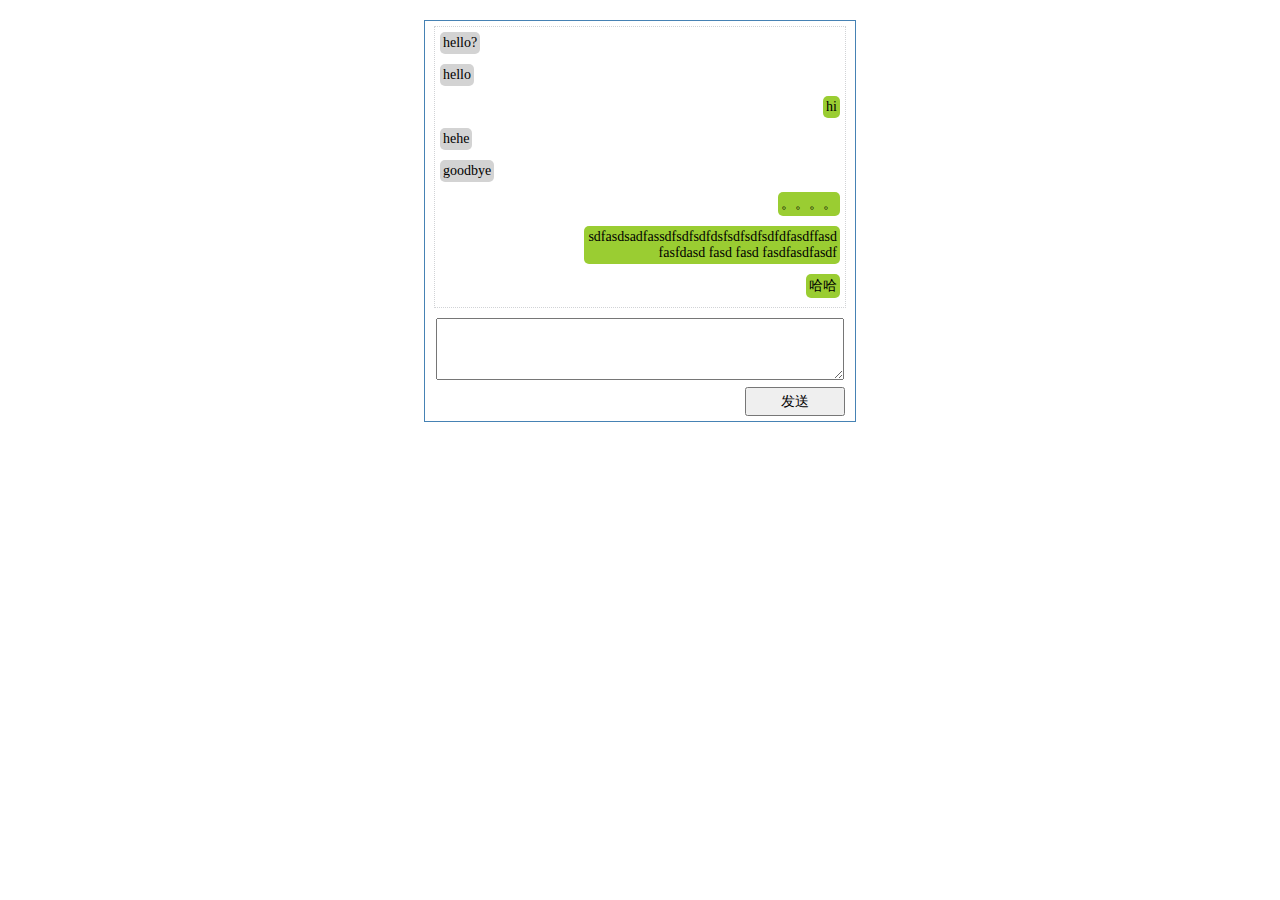
<file: 聊天对话.html>
<!DOCTYPE html>
<html>
<head>
<meta charset="utf-8" />
<title>聊天对话框</title>
<style type="text/css">
*{font-size: 14px; padding:0; margin:0;}
.main{
	position: relative;
	margin: 20px auto;
	border: 1px solid steelblue;
	width: 430px;
	height: 400px;
}
.msgInput{
	display: block;
	width: 406px;
	height: 60px;
	margin: 10px auto;
	
}
.sendbtn{
	position: absolute;
	width: 100px;
	height: 29px;
	bottom: 5px;
	right: 10px;
}
.content{
	list-style: none;
	width: 410px;
	height: 280px;
	margin: 5px auto;
	border: 1px dotted #D1D3D6;
	overflow-y: scroll;
}
.msgContent{
	width:auto;
	max-width: 250px;
	height: auto;
	word-break: break-all;
	margin: 5px;
	padding: 3px;
	border-radius: 5px;
}

.content .left{
	float: left;
	text-align: left;
	background-color: lightgrey;
}
.content .right{
	float: right;
	text-align: right;
	background-color: yellowgreen;
}


</style>
<script type="text/javascript">
	window.onload=function(){

		var input = document.getElementById('msg_input');//查找缓存
		document.getElementById('sendbtn').onclick=function () {
			//var input1 = document.getElementById('msg_input');//
			//input0

			sendMsg();
		}



		//快捷键 发送
		document.onkeypress = function (event) {
			var e = event || window.event;
			var keycode = e.keyCode || e.which;
			console.log(e)
			if( keycode==10){//判断同时按下ctrl 和enter
				sendMsg()
			}
		}

		function sendMsg() {
			var input = document.getElementById('msg_input');//查找缓存
			var ul = document.getElementById('content');

			var newLi = document.createElement('li');
			newLi.innerHTML = input.value;
			newLi.className = 'msgContent right';
			ul.appendChild(newLi);

			var div = document.createElement('div');
			div.style = 'clear:both';
			ul.appendChild(div);




            ajax({
                url:'http://jisuznwd.market.alicloudapi.com/iqa/query?question='+input.value,
                success:function (res) {
//                console.log(res)
                    var obj = JSON.parse(res);
                    console.log(obj)
					var array =  obj.result.content;
//                  var zhengzhou = array[0];
                    var tmp = array;
//                  var tmp = '温度:'+zhengzhou.day_air_temperature+','+zhengzhou.day_weather;
					console.log(tmp)

                    var newLi = document.createElement('li');
                    newLi.innerHTML = tmp;
                    newLi.className = 'msgContent left';
                    ul.appendChild(newLi);

                    var div = document.createElement('div');
                    div.style = 'clear:both';
                    ul.appendChild(div);
                    input.value = '';
                    newLi.scrollIntoView();//将元素滚动到可见位置
                }
            })

            input.value = '';
            newLi.scrollIntoView();//将元素滚动到可见位置
		}

	}



    function ajax(obj) {
        //?lastCursor=6610&pageSize=10
//            var url = 'reg.php';
        var xhr = null;
        if(window.ActiveXObject){
            xhr = new ActiveXObject('Microsoft.XMLHTTP')
        }else{
            xhr = new XMLHttpRequest();
        }
//        $username = $_REQUEST['username'];
//        $password = $_REQUEST['password'];

        //打开与服务器的连接
        if(obj.method){
            xhr.open(obj.method,obj.url,true);
        }else{
            xhr.open('get',obj.url,true);
        }
        xhr.setRequestHeader("Content-Type","application/x-www-form-urlencoded");
        xhr.setRequestHeader("Authorization","APPCODE 3e9dfb924f464e9593a95f9d2bbf4348")


        // {username:'zhangsa',password:123123}
//        sendData = encodeURIComponent(sendData);


        // 发送请求
        //console.log(res);
        //回调函数
        xhr.onreadystatechange = function () {
//                console.log(xhr.readyState)
            if(xhr.readyState == 4){
                //数据接收完毕
                if(xhr.status == 200){
//                        console.log('请求成功',xhr.responseText)
                    if(obj.success){
                        obj.success(xhr.responseText)
                    }

                }else{
//                        console.log(xhr.status,'请求出错')
                    if(obj.failure){
                        obj.failure('请求失败')
                    }
                }
            }
        }
//            var sendData = 'username=zhangsan&password=123456';
        if( obj.method == undefined ||obj.method.toLowerCase() =='get'){
            xhr.send(null);//
        }else{
            xhr.send(obj.params);//

        }
    }


</script>

</head>

<body>
	<div id="main" class="main">
		<ul id="content" class="content">
			<li class="msgContent left">hello?</li>
			<div style="clear:both"></div>
			<li class="msgContent left">hello</li>
			<div style="clear:both"></div>
			<li class="msgContent right">hi</li>
			<div style="clear:both"></div>
			<li class="msgContent left">hehe</li>
			<div style="clear:both"></div>
			<li class="msgContent left">goodbye</li>
			<div style="clear:both"></div>
			<li class="msgContent right">。。。。</li>
			<div style="clear:both"></div>
			<li class="msgContent right">sdfasdsadfassdfsdfsdfdsfsdfsdfsdfdfasdffasdfasfdasd fasd fasd fasdfasdfasdf</li>
			<div style="clear:both"></div>
			<li class="msgContent right"> 哈哈</li>
			<div style="clear:both"></div>
		</ul>
		<textarea id="msg_input" class="msgInput"></textarea>
		<button id="sendbtn" class="sendbtn">发送</button>
	</div>
</body>
</html>
</file>
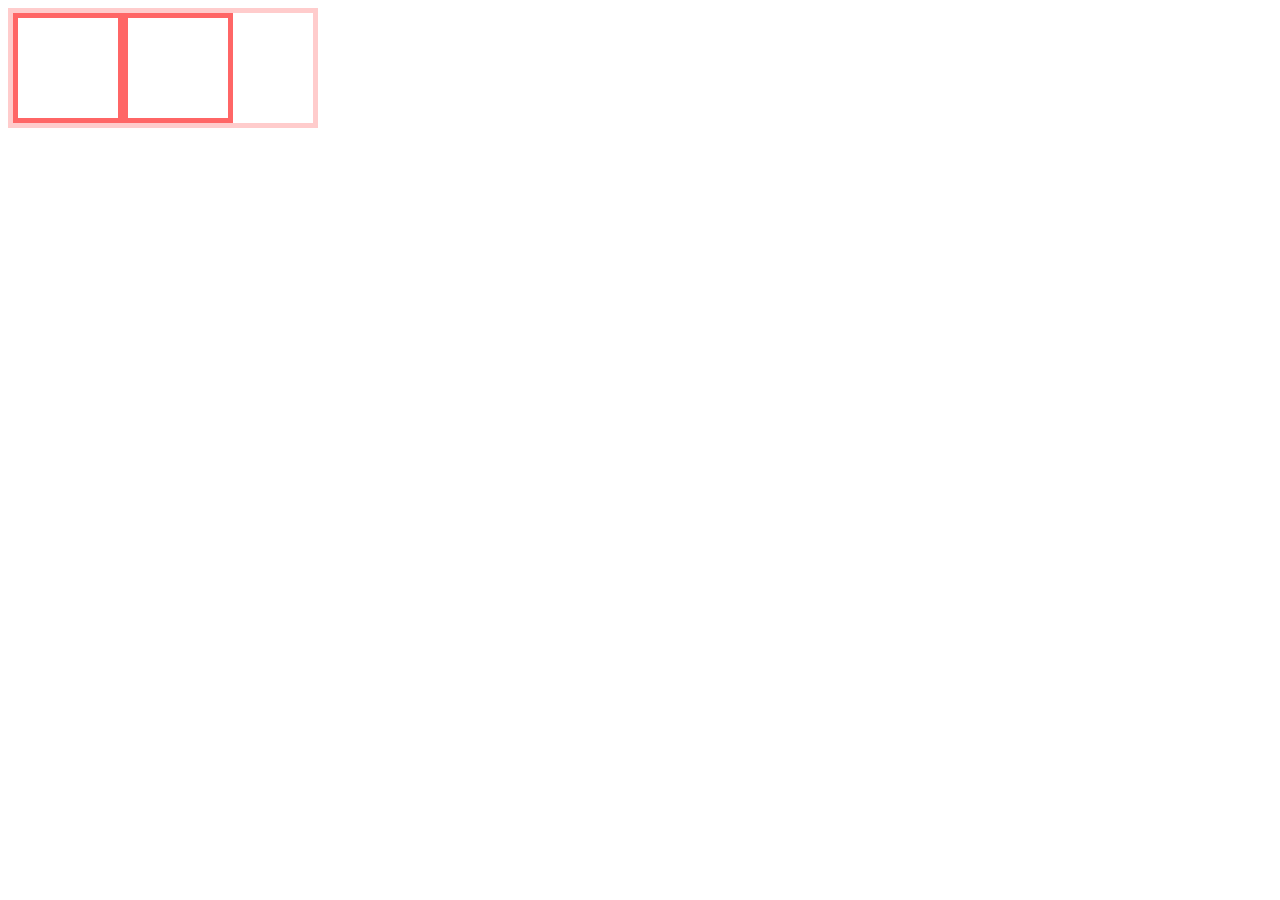
<file: BFC/test.html>
<!DOCTYPE html>
<html>
	<head>
		<meta charset="UTF-8">
		<title></title>
		<style type="text/css">
		 	/*做一个侧边栏目但是被包含了*/
			.aside {  
	            width: 100px;  
	            height: 150px;  
	            float: left;  
	            background: #f66;  
	        }  
	        .main {  
	            height: 200px;  
	            background: #fcc;
	            
	            /*overflow: hidden;*/  
	        }
	        
	        
	        
	        /*经典的上边距重叠问题*/
	       .box{  
	            background-color: darkgrey;  
	            width: 700px;  
	            overflow: hidden;
	           
	        }  
			.first{  
	            margin-top: 100px;  
	            width: 50px;  
	            height: 50px;  
	            background-color: #000000;  
	        }  
	        .second{  
	            width: 50px;  
	            height: 50px;  
	            background-color: blue;  
	             
	        }  
	        
	        
	        
	        /*float之后的元素没有撑开我们的盒子，而我们的原则，计算BFC的高度时，浮动元素也参与计算*/
	        .par{  
		            border: 5px solid #fcc;  
		            width: 300px;  
		            /*display: inline-block;*/
		           overflow: hidden;
		        }  
		    .child{  
		            border: 5px solid #f66;  
		            width:100px;  
		            height: 100px;  
		            float: left;  
		       }
	  
	       
       
		</style>
	</head>
	<body>
	 	
	 	<!--<div class="aside"></div>  
		<div class="main"></div>  	-->
		
		
		<!--<div class="box">  
		    <div class="first"></div> 
		    <div class="second"></div>  
		</div>  -->
		
		
		
		<div class="par">  
		    <div class="child"></div>  
		    <div class="child"></div>  
		</div>  
				
		
		
	
		
				
		
	</body>
</html>
</file>
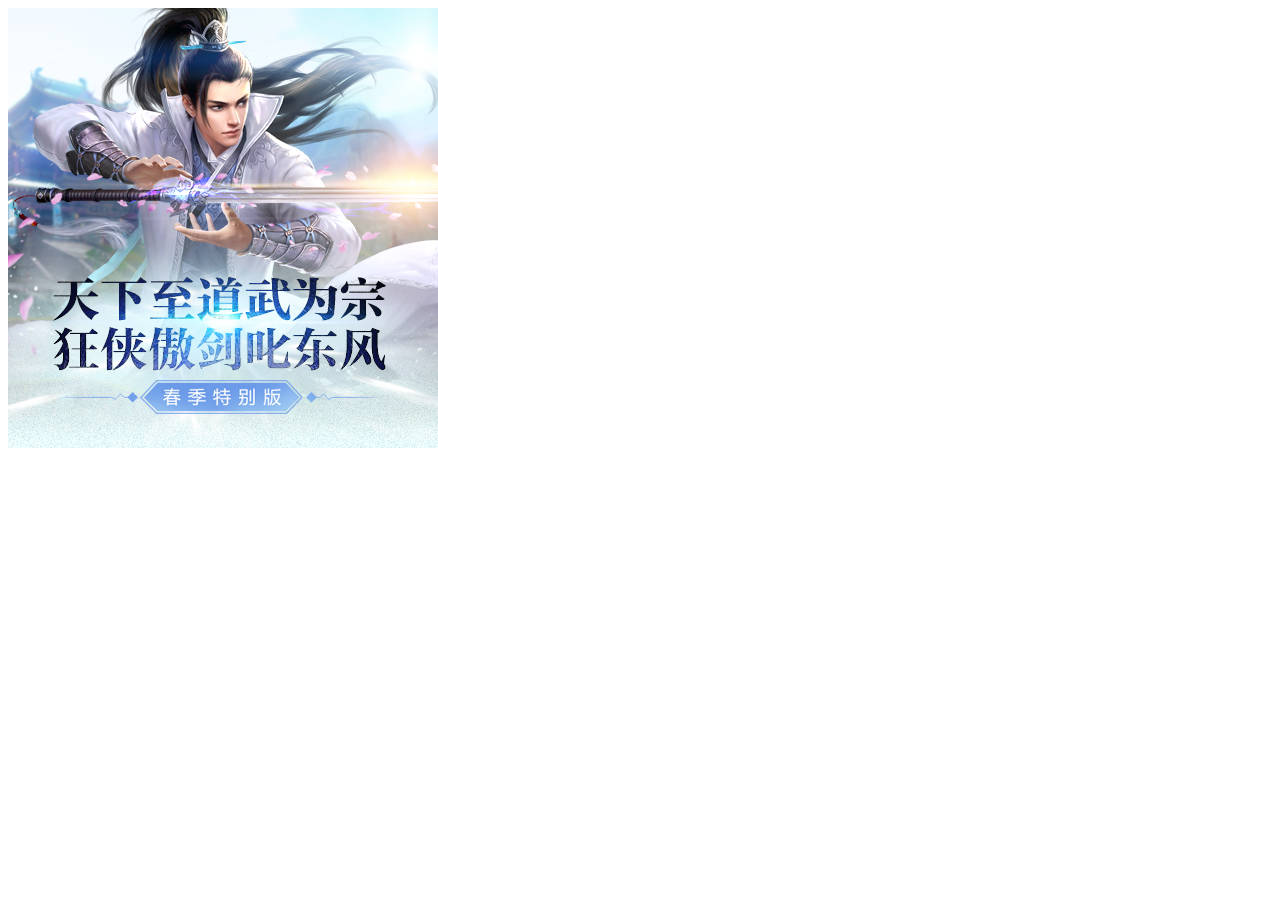
<file: 课前分享备案/test1/h5+c3-lunbo.html>
<!DOCTYPE html>
<html>

	<head>
		<meta charset="UTF-8">
		<title></title>
		<style>
			section {
				width: 430px;
				height: 440px;
				overflow: hidden;
			}
			
			a {
				display: block;
				width: 430px;
				height: 440px;
			}
			
			section a img:nth-of-type(1) {
				animation: myfirst 15s infinite;
			}
			
			@keyframes myfirst {
				0% {
					transform: translatey(0px);
				}
				25% {
					transform: translatey(-445px);
				}
				50% {
					transform: translatey(-890px);
				}
				75% {
					transform: translatey(-445px);
				}
				100% {
					transform: translatey(0px);
				}
			}
		</style>
	</head>

	<body>
		<section>
			<a href="#"><img src="img/8.jpg"></a>
			<a href="#"><img src="img/9.jpg"></a>
			<a href="#"><img src="img/10.jpg"></a>
		</section>

	</body>

</html>
<!--//随机颜色
方法一	
	var a = "#"+ Math.ceil(Math.random()*0xFFFFFF).toString(16);
方法二
	var a= "#" +Math.floor(Math.random()*16777215).toString(16);

方法三   此方法比以上两种较为全面（建议使用，上面两种有bug，可能会出现位数不全的现象。）
    var a= "#"+('000000'+parseInt(Math.random()*0x10000000).toString(16)).slice(-6);	
-->
</file>
